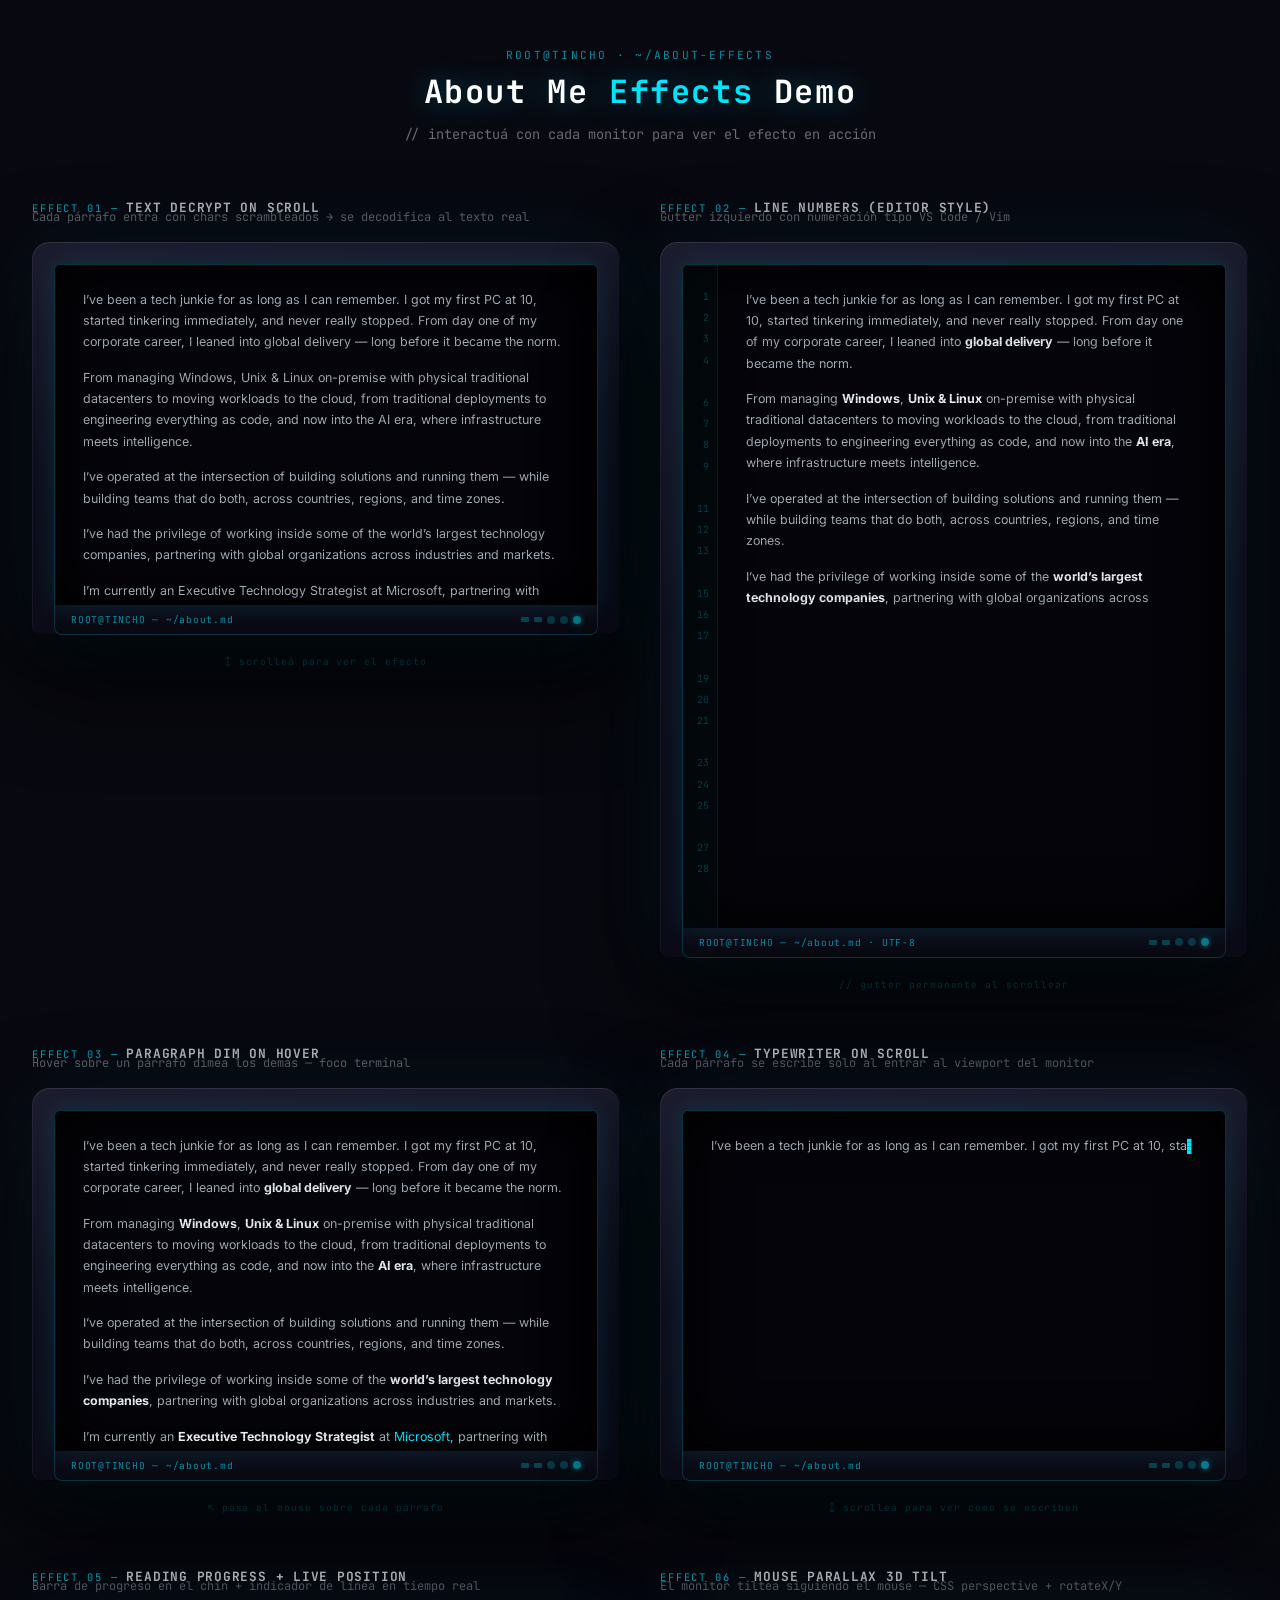
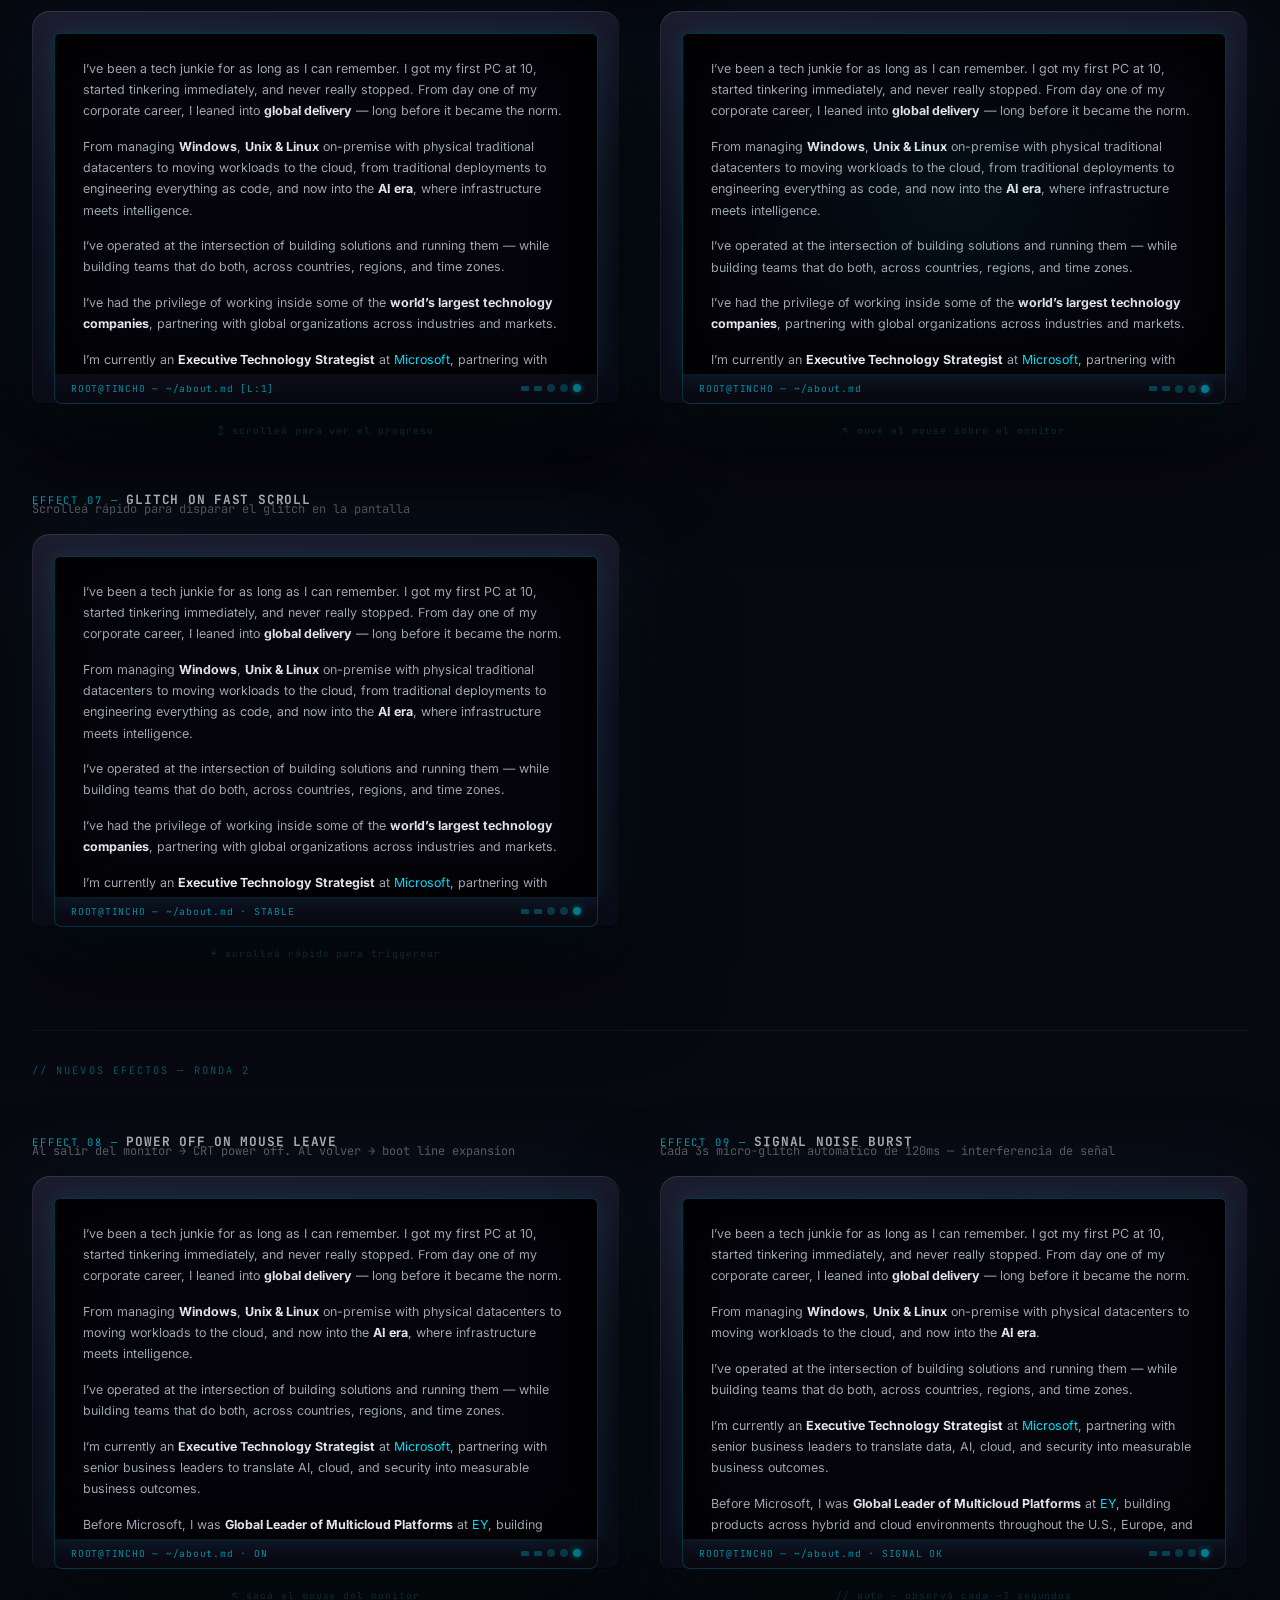
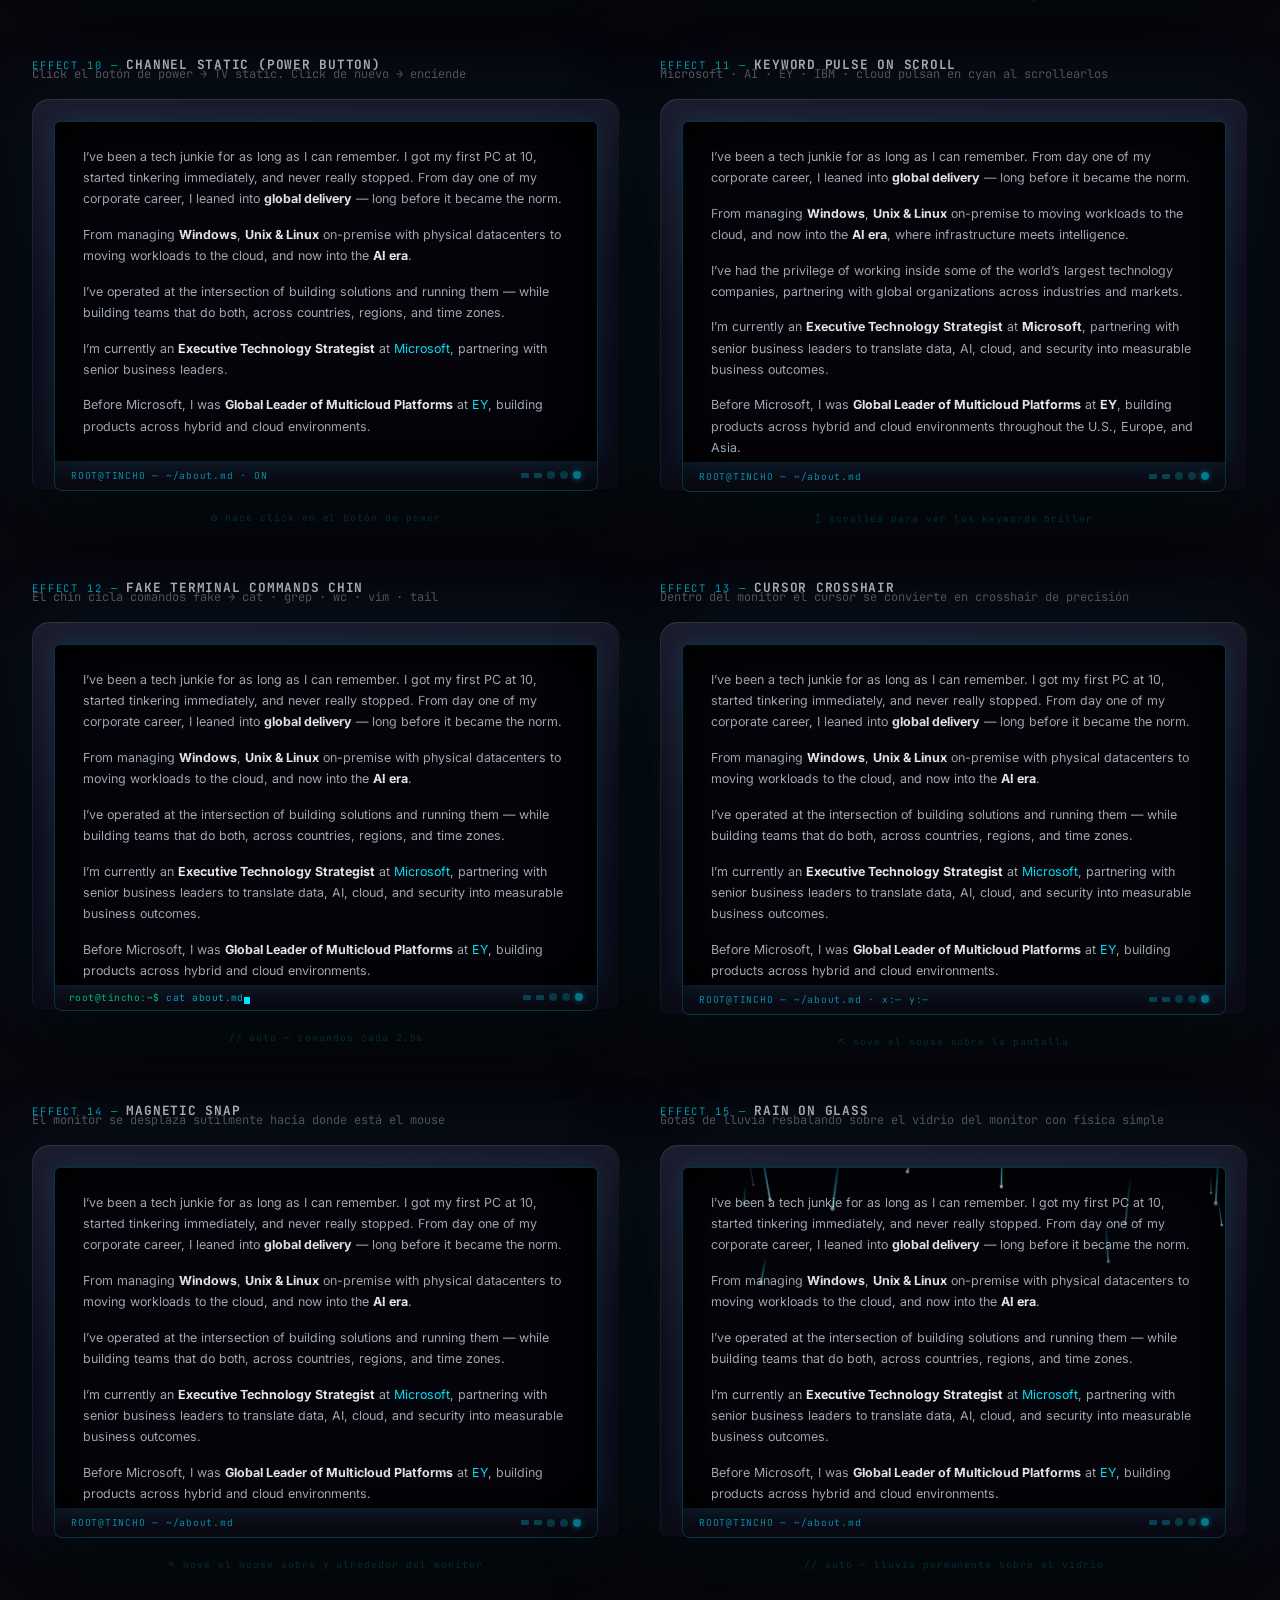
<file: about-effects-demo.html>
<!DOCTYPE html>
<html lang="en">
<head>
  <meta charset="UTF-8" />
  <meta name="viewport" content="width=device-width, initial-scale=1.0" />
  <title>About Me — Effects Demo</title>
  <link rel="preconnect" href="https://fonts.googleapis.com" />
  <link rel="preconnect" href="https://fonts.gstatic.com" crossorigin />
  <link href="https://fonts.googleapis.com/css2?family=JetBrains+Mono:wght@400;700&family=Inter:wght@400;500;600&display=swap" rel="stylesheet" />
  <style>
    *, *::before, *::after { box-sizing: border-box; margin: 0; padding: 0; }

    :root {
      --cyan:    #00e5ff;
      --magenta: #ff00c8;
      --green:   #00ff9d;
      --dark:    #04040a;
      --mono:    'JetBrains Mono', monospace;
    }

    body {
      background: #080810;
      color: #c8ccd4;
      font-family: 'Inter', sans-serif;
      min-height: 100vh;
      padding: 3rem 2rem 6rem;
    }

    /* ── Header ──────────────────────────────────────────── */
    .demo-header {
      text-align: center;
      margin-bottom: 3.5rem;
    }
    .demo-header__eyebrow {
      font-family: var(--mono);
      font-size: 0.7rem;
      color: var(--cyan);
      letter-spacing: 0.2em;
      text-transform: uppercase;
      opacity: 0.6;
      margin-bottom: 0.5rem;
    }
    .demo-header h1 {
      font-family: var(--mono);
      font-size: clamp(1.2rem, 3vw, 2rem);
      font-weight: 700;
      color: #fff;
      text-shadow: 0 0 30px rgba(0,229,255,0.4);
      letter-spacing: 0.05em;
    }
    .demo-header h1 span { color: var(--cyan); }
    .demo-header__sub {
      font-size: 0.85rem;
      color: rgba(200,204,212,0.5);
      margin-top: 0.75rem;
      font-family: var(--mono);
    }

    /* ── Grid ────────────────────────────────────────────── */
    .demo-grid {
      display: grid;
      grid-template-columns: repeat(auto-fill, minmax(400px, 1fr));
      gap: 3rem 2.5rem;
      max-width: 1360px;
      margin: 0 auto;
    }

    /* ── Effect card ─────────────────────────────────────── */
    .effect-card { display: flex; flex-direction: column; gap: 1rem; }

    .effect-label {
      font-family: var(--mono);
      font-size: 0.65rem;
      color: var(--cyan);
      letter-spacing: 0.18em;
      text-transform: uppercase;
      opacity: 0.7;
    }
    .effect-label strong { color: #fff; opacity: 1; font-size: 0.8rem; letter-spacing: 0.06em; }
    .effect-desc {
      font-size: 0.75rem;
      color: rgba(200,204,212,0.45);
      font-family: var(--mono);
      line-height: 1.5;
      margin-top: -0.5rem;
    }

    /* ── Monitor frame (from main site) ─────────────────── */
    .monitor {
      width: 100%;
      border-radius: 18px 18px 10px 10px;
      background: linear-gradient(175deg, #1c1c2e 0%, #0e0e1c 50%, #0a0a16 100%);
      box-shadow:
        0 0 80px rgba(0,229,255,0.07),
        0 40px 100px rgba(0,0,0,0.95),
        inset 0 1px 0 rgba(255,255,255,0.1),
        inset 1px 0 0 rgba(255,255,255,0.05),
        inset -1px 0 0 rgba(0,0,0,0.5),
        inset 0 -1px 0 rgba(0,0,0,0.7);
      padding: 22px 22px 0;
      position: relative;
    }

    .monitor .screen {
      background: #04040a;
      border-radius: 6px 6px 0 0;
      border: 1px solid rgba(0,229,255,0.22);
      border-bottom: none;
      box-shadow: inset 0 0 60px rgba(0,0,0,0.97), 0 0 25px rgba(0,229,255,0.12);
      position: relative;
      overflow: hidden;
    }

    /* scanlines */
    .monitor .screen::after {
      content: '';
      position: absolute;
      inset: 0;
      background: repeating-linear-gradient(
        to bottom, transparent 0px, transparent 3px,
        rgba(0,0,0,0.18) 3px, rgba(0,0,0,0.18) 4px
      );
      pointer-events: none;
      z-index: 3;
    }

    .monitor .screen-scroll {
      max-height: 340px;
      overflow-y: auto;
      padding: 24px 28px;
      position: relative;
      z-index: 1;
      scrollbar-width: thin;
      scrollbar-color: rgba(0,229,255,0.35) transparent;
    }
    .monitor .screen-scroll::-webkit-scrollbar { width: 4px; }
    .monitor .screen-scroll::-webkit-scrollbar-track { background: transparent; }
    .monitor .screen-scroll::-webkit-scrollbar-thumb { background: rgba(0,229,255,0.35); border-radius: 2px; }

    .monitor .screen-scroll p {
      font-size: 0.78rem;
      line-height: 1.7;
      color: rgba(200,210,220,0.82);
      margin-bottom: 0.9rem;
    }
    .monitor .screen-scroll p:last-child { margin-bottom: 0; }
    .monitor .screen-scroll strong { color: #e8edf2; }

    .monitor .chin {
      background: linear-gradient(180deg, #0d0d1a 0%, #080810 100%);
      border: 1px solid rgba(0,229,255,0.18);
      border-top: none;
      border-radius: 0 0 8px 8px;
      padding: 8px 16px;
      display: flex;
      align-items: center;
      justify-content: space-between;
      gap: 0.5rem;
    }
    .chin-label {
      font-family: var(--mono);
      font-size: 0.6rem;
      color: rgba(0,229,255,0.6);
      letter-spacing: 0.08em;
      white-space: nowrap;
      overflow: hidden;
      text-overflow: ellipsis;
      max-width: 70%;
    }
    .chin-btns { display: flex; gap: 5px; align-items: center; flex-shrink: 0; }
    .btn-sq { width: 8px; height: 5px; background: rgba(0,229,255,0.25); border-radius: 1px; }
    .btn-rd { width: 8px; height: 8px; border-radius: 50%; background: rgba(0,229,255,0.2); }
    .btn-rd.power { background: rgba(0,229,255,0.5); box-shadow: 0 0 6px rgba(0,229,255,0.4); }

    /* ── Progress bar (effect 5) ─────────────────────────── */
    .chin-progress {
      position: absolute;
      bottom: 0; left: 0;
      height: 2px;
      background: var(--cyan);
      box-shadow: 0 0 8px var(--cyan);
      width: 0%;
      transition: width 0.1s linear;
      border-radius: 0 1px 0 0;
    }
    .chin.has-progress { position: relative; }

    /* ── Effect 02 — Line Numbers ────────────────────────── */
    .ln-wrap {
      display: flex;
      gap: 0;
    }
    .ln-gutter {
      flex-shrink: 0;
      width: 2.2rem;
      padding: 24px 8px 24px 4px;
      border-right: 1px solid rgba(0,229,255,0.1);
      display: flex;
      flex-direction: column;
      align-items: flex-end;
      gap: 0;
      background: rgba(0,229,255,0.02);
    }
    .ln-gutter span {
      font-family: var(--mono);
      font-size: 0.62rem;
      color: rgba(0,229,255,0.25);
      line-height: 1.7;
      display: block;
      height: calc(0.78rem * 1.7);
    }
    .ln-content {
      flex: 1;
      overflow-y: auto;
      max-height: 340px;
      padding: 24px 28px;
      scrollbar-width: thin;
      scrollbar-color: rgba(0,229,255,0.35) transparent;
    }
    .ln-content::-webkit-scrollbar { width: 4px; }
    .ln-content::-webkit-scrollbar-thumb { background: rgba(0,229,255,0.35); border-radius: 2px; }
    .ln-content p {
      font-size: 0.78rem;
      line-height: 1.7;
      color: rgba(200,210,220,0.82);
      margin-bottom: 0.9rem;
    }
    .ln-content p:last-child { margin-bottom: 0; }
    .ln-content strong { color: #e8edf2; }

    /* ── Effect 03 — Dim on hover ────────────────────────── */
    .dim-scroll { position: relative; z-index: 1; }
    .dim-scroll p {
      transition: opacity 0.2s, filter 0.2s;
    }
    .dim-scroll:hover p { opacity: 0.25; filter: blur(0.4px); }
    .dim-scroll:hover p:hover { opacity: 1; filter: none; color: #fff; }

    /* ── Effect 04 — Typewriter ──────────────────────────── */
    .tw-p { visibility: hidden; }
    .tw-p.typed { visibility: visible; }
    .tw-cursor::after {
      content: '▌';
      color: var(--cyan);
      animation: blink-cur 0.7s step-end infinite;
    }
    @keyframes blink-cur { 0%,100%{opacity:1} 50%{opacity:0} }

    /* ── Effect 06 — 3D Parallax ─────────────────────────── */
    .monitor-3d {
      transform-style: preserve-3d;
      transition: transform 0.08s ease-out;
      will-change: transform;
    }
    .monitor-3d .screen::before {
      content: '';
      position: absolute;
      inset: 0;
      background: radial-gradient(ellipse at var(--mx,50%) var(--my,50%), rgba(0,229,255,0.06) 0%, transparent 60%);
      pointer-events: none;
      z-index: 2;
      transition: background 0.1s;
    }

    /* ── Effect 07 — Glitch on fast scroll ───────────────── */
    @keyframes glitch-h {
      0%   { clip-path: inset(30% 0 40% 0); transform: translateX(-4px); }
      25%  { clip-path: inset(60% 0 10% 0); transform: translateX(4px); }
      50%  { clip-path: inset(10% 0 70% 0); transform: translateX(-2px); }
      75%  { clip-path: inset(80% 0 5%  0); transform: translateX(3px); }
      100% { clip-path: inset(0); transform: translateX(0); }
    }
    .glitch-active .screen::before {
      content: '';
      position: absolute;
      inset: 0;
      background: inherit;
      z-index: 4;
      animation: glitch-h 0.18s steps(1) 2;
      mix-blend-mode: screen;
      opacity: 0.7;
      pointer-events: none;
    }
    .glitch-active {
      box-shadow:
        0 0 80px rgba(0,229,255,0.07),
        0 40px 100px rgba(0,0,0,0.95),
        -4px 0 0 rgba(255,0,200,0.4),
        4px 0 0 rgba(0,229,255,0.4);
    }

    /* ── Effect 01 — Decrypt ─────────────────────────────── */
    .decrypt-p { position: relative; }

    /* ── Utility ─────────────────────────────────────────── */
    .hl { color: var(--cyan); font-style: normal; }

    /* Interactive hint */
    .hint {
      font-family: var(--mono);
      font-size: 0.6rem;
      color: rgba(0,229,255,0.4);
      text-align: center;
      padding: 4px 0 6px;
      letter-spacing: 0.1em;
    }

    /* ── Section divider ─────────────────────────────────── */
    .demo-section-title {
      grid-column: 1 / -1;
      font-family: var(--mono);
      font-size: 0.65rem;
      color: rgba(0,229,255,0.35);
      letter-spacing: 0.2em;
      text-transform: uppercase;
      padding: 2rem 0 0.5rem;
      border-top: 1px solid rgba(0,229,255,0.08);
      margin-top: 1rem;
    }

    /* ── Effect 08 — Power Off on Leave ─────────────────── */
    .screen-inner {
      transform-origin: center center;
      transition: transform 0.22s ease-in, opacity 0.28s ease, filter 0.28s ease;
    }
    .powered-off .screen-inner {
      transform: scaleY(0.025) scaleX(1.04);
      opacity: 0;
      filter: brightness(3);
    }
    @keyframes power-on {
      0%   { transform: scaleY(0.02); filter: brightness(4); opacity: 0.9; }
      35%  { transform: scaleY(1.03) scaleX(0.99); filter: brightness(1.2); opacity: 1; }
      55%  { transform: scaleY(0.97); }
      75%  { transform: scaleY(1.01); }
      100% { transform: scaleY(1) scaleX(1); filter: brightness(1); }
    }
    .powering-on .screen-inner {
      animation: power-on 0.55s ease-out forwards;
    }

    /* ── Effect 09 — Signal Noise Burst ──────────────────── */
    @keyframes noise-shift {
      0%,100% { clip-path: inset(0 0 95% 0); transform: translateX(0); }
      20%  { clip-path: inset(20% 0 60% 0); transform: translateX(-5px); }
      40%  { clip-path: inset(50% 0 30% 0); transform: translateX(4px); }
      60%  { clip-path: inset(75% 0 10% 0); transform: translateX(-3px); }
      80%  { clip-path: inset(10% 0 80% 0); transform: translateX(6px); }
    }
    .noise-burst .screen::before {
      content: '';
      position: absolute;
      inset: 0;
      background: linear-gradient(to bottom,
        transparent 0%, rgba(0,229,255,0.15) 48%, rgba(255,0,200,0.12) 52%, transparent 100%
      );
      z-index: 5;
      pointer-events: none;
      animation: noise-shift 0.12s steps(1) 3;
    }
    .noise-burst { outline: 1px solid rgba(0,229,255,0.3); }

    /* ── Effect 10 — Channel Static ──────────────────────── */
    .monitor-static { position: relative; }
    .static-canvas {
      position: absolute;
      inset: 22px 22px 0;
      border-radius: 6px 6px 0 0;
      z-index: 10;
      pointer-events: none;
      opacity: 0;
      transition: opacity 0.15s;
    }
    .monitor-static.is-off .static-canvas { opacity: 1; }
    .monitor-static.is-off .screen-inner  { opacity: 0.04; }
    .btn-rd.power { cursor: pointer; }
    .btn-rd.power:hover { background: rgba(0,229,255,0.85) !important; box-shadow: 0 0 10px rgba(0,229,255,0.7) !important; }

    /* ── Effect 11 — Keyword Pulse ───────────────────────── */
    .kw {
      display: inline;
      transition: color 0.2s, text-shadow 0.2s;
    }
    @keyframes kw-pulse {
      0%   { color: #e8edf2; text-shadow: 0 0 0 transparent; }
      25%  { color: #fff;    text-shadow: 0 0 18px var(--cyan), 0 0 40px rgba(0,229,255,0.5); }
      60%  { color: var(--cyan); text-shadow: 0 0 10px var(--cyan); }
      100% { color: inherit; text-shadow: none; }
    }
    .kw.pulsing { animation: kw-pulse 1.1s ease-out forwards; }

    /* ── Effect 12 — Fake Terminal Chin ──────────────────── */
    .chin-cmd {
      font-family: var(--mono);
      font-size: 0.6rem;
      color: rgba(0,229,255,0.7);
      letter-spacing: 0.05em;
      white-space: nowrap;
      overflow: hidden;
    }
    .chin-cmd .prompt { color: rgba(0,255,157,0.7); }
    .chin-cmd .cursor-blink {
      display: inline-block;
      width: 6px; height: 0.7em;
      background: var(--cyan);
      vertical-align: text-bottom;
      animation: blink-cur 0.7s step-end infinite;
    }
    @keyframes blink-cur { 0%,100%{opacity:1} 50%{opacity:0} }

    /* ── Effect 13 — Cursor Crosshair ────────────────────── */
    .monitor-cross .screen-scroll { cursor: none; }
    #crosshair-h, #crosshair-v {
      position: absolute;
      background: rgba(0,229,255,0.5);
      pointer-events: none;
      z-index: 6;
      transition: opacity 0.1s;
    }
    #crosshair-h { height: 1px; left: 0; right: 0; }
    #crosshair-v { width:  1px; top: 0; bottom: 0; }
    .crosshair-dot-center {
      position: absolute;
      width: 5px; height: 5px;
      border: 1px solid var(--cyan);
      border-radius: 50%;
      transform: translate(-50%,-50%);
      pointer-events: none;
      z-index: 7;
      box-shadow: 0 0 6px var(--cyan);
    }

    /* ── Effect 14 — Magnetic Snap ───────────────────────── */
    .monitor-mag {
      transition: transform 0.18s cubic-bezier(0.25, 0.46, 0.45, 0.94),
                  box-shadow 0.18s ease;
      will-change: transform;
    }
    .monitor-mag:hover {
      box-shadow:
        0 0 80px rgba(0,229,255,0.14),
        0 40px 100px rgba(0,0,0,0.95),
        inset 0 1px 0 rgba(255,255,255,0.1);
    }

    /* ── Effect 15 — Rain on Glass ───────────────────────── */
    .rain-canvas {
      position: absolute;
      inset: 0;
      width: 100%;
      height: 100%;
      z-index: 4;
      pointer-events: none;
      border-radius: 6px 6px 0 0;
    }
  </style>
</head>
<body>

  <div class="demo-header">
    <div class="demo-header__eyebrow">root@tincho · ~/about-effects</div>
    <h1>About Me <span>Effects</span> Demo</h1>
    <div class="demo-header__sub">// interactuá con cada monitor para ver el efecto en acción</div>
  </div>

  <div class="demo-grid">

    <!-- ── 01 — TEXT DECRYPT ─────────────────────────────── -->
    <div class="effect-card">
      <div>
        <div class="effect-label">EFFECT 01 — <strong>Text Decrypt on Scroll</strong></div>
        <div class="effect-desc">Cada párrafo entra con chars scrambleados → se decodifica al texto real</div>
      </div>
      <div class="monitor" id="m-decrypt">
        <div class="screen">
          <div class="screen-scroll" id="decrypt-scroll">
            <p class="decrypt-p">I&rsquo;ve been a tech junkie for as long as I can remember. I got my first PC at 10, started tinkering immediately, and never really stopped. From day one of my corporate career, I leaned into <strong>global delivery</strong> &mdash; long before it became the norm.</p>
            <p class="decrypt-p">From managing <strong>Windows</strong>, <strong>Unix &amp; Linux</strong> on-premise with physical traditional datacenters to moving workloads to the cloud, from traditional deployments to engineering everything as code, and now into the <strong>AI era</strong>, where infrastructure meets intelligence.</p>
            <p class="decrypt-p">I&rsquo;ve operated at the intersection of building solutions and running them &mdash; while building teams that do both, across countries, regions, and time zones.</p>
            <p class="decrypt-p">I&rsquo;ve had the privilege of working inside some of the <strong>world&rsquo;s largest technology companies</strong>, partnering with global organizations across industries and markets.</p>
            <p class="decrypt-p">I&rsquo;m currently an <strong>Executive Technology Strategist</strong> at <em class="hl">Microsoft</em>, partnering with senior business leaders to translate data, AI, cloud, and security into measurable business outcomes.</p>
            <p class="decrypt-p">Before Microsoft, I was <strong>Global Leader of Multicloud Platforms</strong> at <em class="hl">EY</em>, building products and services across hybrid and cloud environments throughout the U.S., Europe, and Asia.</p>
            <p class="decrypt-p">Outside the office, I&rsquo;m lucky enough to be married to <strong>Vicky</strong> and to be <strong>Miranda</strong>&rsquo;s dad 🧡. We are <strong>foodies</strong> by nature and <strong>travelers</strong> by choice.</p>
          </div>
        </div>
        <div class="chin">
          <span class="chin-label">ROOT@TINCHO — ~/about.md</span>
          <div class="chin-btns">
            <div class="btn-sq"></div><div class="btn-sq"></div>
            <div class="btn-rd"></div><div class="btn-rd"></div>
            <div class="btn-rd power"></div>
          </div>
        </div>
      </div>
      <div class="hint">↕ scrolleá para ver el efecto</div>
    </div>

    <!-- ── 02 — LINE NUMBERS ──────────────────────────────── -->
    <div class="effect-card">
      <div>
        <div class="effect-label">EFFECT 02 — <strong>Line Numbers (Editor Style)</strong></div>
        <div class="effect-desc">Gutter izquierdo con numeración tipo VS Code / Vim</div>
      </div>
      <div class="monitor">
        <div class="screen">
          <div class="ln-wrap">
            <div class="ln-gutter" id="ln-gutter"></div>
            <div class="ln-content" id="ln-content">
              <p>I&rsquo;ve been a tech junkie for as long as I can remember. I got my first PC at 10, started tinkering immediately, and never really stopped. From day one of my corporate career, I leaned into <strong>global delivery</strong> &mdash; long before it became the norm.</p>
              <p>From managing <strong>Windows</strong>, <strong>Unix &amp; Linux</strong> on-premise with physical traditional datacenters to moving workloads to the cloud, from traditional deployments to engineering everything as code, and now into the <strong>AI era</strong>, where infrastructure meets intelligence.</p>
              <p>I&rsquo;ve operated at the intersection of building solutions and running them &mdash; while building teams that do both, across countries, regions, and time zones.</p>
              <p>I&rsquo;ve had the privilege of working inside some of the <strong>world&rsquo;s largest technology companies</strong>, partnering with global organizations across industries and markets.</p>
              <p>I&rsquo;m currently an <strong>Executive Technology Strategist</strong> at <em class="hl">Microsoft</em>, partnering with senior business leaders to translate data, AI, cloud, and security into measurable business outcomes.</p>
              <p>Before Microsoft, I was <strong>Global Leader of Multicloud Platforms</strong> at <em class="hl">EY</em>, building products and services across hybrid and cloud environments throughout the U.S., Europe, and Asia.</p>
              <p>Outside the office, I&rsquo;m lucky enough to be married to <strong>Vicky</strong> and to be <strong>Miranda</strong>&rsquo;s dad 🧡. We are <strong>foodies</strong> by nature and <strong>travelers</strong> by choice.</p>
            </div>
          </div>
        </div>
        <div class="chin">
          <span class="chin-label">ROOT@TINCHO — ~/about.md · UTF-8</span>
          <div class="chin-btns">
            <div class="btn-sq"></div><div class="btn-sq"></div>
            <div class="btn-rd"></div><div class="btn-rd"></div>
            <div class="btn-rd power"></div>
          </div>
        </div>
      </div>
      <div class="hint">// gutter permanente al scrollear</div>
    </div>

    <!-- ── 03 — DIM ON HOVER ──────────────────────────────── -->
    <div class="effect-card">
      <div>
        <div class="effect-label">EFFECT 03 — <strong>Paragraph Dim on Hover</strong></div>
        <div class="effect-desc">Hover sobre un párrafo dimea los demás — foco terminal</div>
      </div>
      <div class="monitor">
        <div class="screen">
          <div class="screen-scroll dim-scroll">
            <p>I&rsquo;ve been a tech junkie for as long as I can remember. I got my first PC at 10, started tinkering immediately, and never really stopped. From day one of my corporate career, I leaned into <strong>global delivery</strong> &mdash; long before it became the norm.</p>
            <p>From managing <strong>Windows</strong>, <strong>Unix &amp; Linux</strong> on-premise with physical traditional datacenters to moving workloads to the cloud, from traditional deployments to engineering everything as code, and now into the <strong>AI era</strong>, where infrastructure meets intelligence.</p>
            <p>I&rsquo;ve operated at the intersection of building solutions and running them &mdash; while building teams that do both, across countries, regions, and time zones.</p>
            <p>I&rsquo;ve had the privilege of working inside some of the <strong>world&rsquo;s largest technology companies</strong>, partnering with global organizations across industries and markets.</p>
            <p>I&rsquo;m currently an <strong>Executive Technology Strategist</strong> at <em class="hl">Microsoft</em>, partnering with senior business leaders to translate data, AI, cloud, and security into measurable business outcomes.</p>
            <p>Before Microsoft, I was <strong>Global Leader of Multicloud Platforms</strong> at <em class="hl">EY</em>, building products and services across hybrid and cloud environments.</p>
            <p>Outside the office, I&rsquo;m lucky enough to be married to <strong>Vicky</strong> and to be <strong>Miranda</strong>&rsquo;s dad 🧡. We are <strong>foodies</strong> by nature and <strong>travelers</strong> by choice.</p>
          </div>
        </div>
        <div class="chin">
          <span class="chin-label">ROOT@TINCHO — ~/about.md</span>
          <div class="chin-btns">
            <div class="btn-sq"></div><div class="btn-sq"></div>
            <div class="btn-rd"></div><div class="btn-rd"></div>
            <div class="btn-rd power"></div>
          </div>
        </div>
      </div>
      <div class="hint">↖ pasá el mouse sobre cada párrafo</div>
    </div>

    <!-- ── 04 — TYPEWRITER ON SCROLL ─────────────────────── -->
    <div class="effect-card">
      <div>
        <div class="effect-label">EFFECT 04 — <strong>Typewriter on Scroll</strong></div>
        <div class="effect-desc">Cada párrafo se escribe solo al entrar al viewport del monitor</div>
      </div>
      <div class="monitor">
        <div class="screen">
          <div class="screen-scroll" id="tw-scroll">
            <p class="tw-p">I&rsquo;ve been a tech junkie for as long as I can remember. I got my first PC at 10, started tinkering immediately, and never really stopped. From day one of my corporate career, I leaned into global delivery — long before it became the norm.</p>
            <p class="tw-p">From managing Windows, Unix & Linux on-premise with physical traditional datacenters to moving workloads to the cloud, from traditional deployments to engineering everything as code, and now into the AI era, where infrastructure meets intelligence.</p>
            <p class="tw-p">I've operated at the intersection of building solutions and running them — while building teams that do both, across countries, regions, and time zones.</p>
            <p class="tw-p">I've had the privilege of working inside some of the world's largest technology companies, partnering with global organizations across industries and markets.</p>
            <p class="tw-p">I'm currently an Executive Technology Strategist at Microsoft, partnering with senior business leaders to translate data, AI, cloud, and security into measurable business outcomes.</p>
            <p class="tw-p">Before Microsoft, I was Global Leader of Multicloud Platforms at EY, building products and services across hybrid and cloud environments.</p>
            <p class="tw-p">Outside the office, I'm lucky enough to be married to Vicky and to be Miranda's dad. We are foodies by nature and travelers by choice.</p>
          </div>
        </div>
        <div class="chin">
          <span class="chin-label">ROOT@TINCHO — ~/about.md</span>
          <div class="chin-btns">
            <div class="btn-sq"></div><div class="btn-sq"></div>
            <div class="btn-rd"></div><div class="btn-rd"></div>
            <div class="btn-rd power"></div>
          </div>
        </div>
      </div>
      <div class="hint">↕ scrolleá para ver cómo se escriben</div>
    </div>

    <!-- ── 05 — PROGRESS BAR + LIVE CHIN ─────────────────── -->
    <div class="effect-card">
      <div>
        <div class="effect-label">EFFECT 05 — <strong>Reading Progress + Live Position</strong></div>
        <div class="effect-desc">Barra de progreso en el chin + indicador de línea en tiempo real</div>
      </div>
      <div class="monitor">
        <div class="screen">
          <div class="screen-scroll" id="prog-scroll">
            <p>I&rsquo;ve been a tech junkie for as long as I can remember. I got my first PC at 10, started tinkering immediately, and never really stopped. From day one of my corporate career, I leaned into <strong>global delivery</strong> &mdash; long before it became the norm.</p>
            <p>From managing <strong>Windows</strong>, <strong>Unix &amp; Linux</strong> on-premise with physical traditional datacenters to moving workloads to the cloud, from traditional deployments to engineering everything as code, and now into the <strong>AI era</strong>, where infrastructure meets intelligence.</p>
            <p>I&rsquo;ve operated at the intersection of building solutions and running them &mdash; while building teams that do both, across countries, regions, and time zones.</p>
            <p>I&rsquo;ve had the privilege of working inside some of the <strong>world&rsquo;s largest technology companies</strong>, partnering with global organizations across industries and markets.</p>
            <p>I&rsquo;m currently an <strong>Executive Technology Strategist</strong> at <em class="hl">Microsoft</em>, partnering with senior business leaders to translate data, AI, cloud, and security into measurable business outcomes.</p>
            <p>Before Microsoft, I was <strong>Global Leader of Multicloud Platforms</strong> at <em class="hl">EY</em>, building products and services across hybrid and cloud environments throughout the U.S., Europe, and Asia.</p>
            <p>Outside the office, I&rsquo;m lucky enough to be married to <strong>Vicky</strong> and to be <strong>Miranda</strong>&rsquo;s dad 🧡. We are <strong>foodies</strong> by nature and <strong>travelers</strong> by choice.</p>
          </div>
        </div>
        <div class="chin has-progress" id="prog-chin">
          <span class="chin-label" id="prog-label">ROOT@TINCHO — ~/about.md [L:1]</span>
          <div class="chin-btns">
            <div class="btn-sq"></div><div class="btn-sq"></div>
            <div class="btn-rd"></div><div class="btn-rd"></div>
            <div class="btn-rd power"></div>
          </div>
          <div class="chin-progress" id="chin-bar"></div>
        </div>
      </div>
      <div class="hint">↕ scrolleá para ver el progreso</div>
    </div>

    <!-- ── 06 — 3D PARALLAX TILT ──────────────────────────── -->
    <div class="effect-card">
      <div>
        <div class="effect-label">EFFECT 06 — <strong>Mouse Parallax 3D Tilt</strong></div>
        <div class="effect-desc">El monitor tiltea siguiendo el mouse — CSS perspective + rotateX/Y</div>
      </div>
      <div class="monitor monitor-3d" id="m-tilt">
        <div class="screen">
          <div class="screen-scroll">
            <p>I&rsquo;ve been a tech junkie for as long as I can remember. I got my first PC at 10, started tinkering immediately, and never really stopped. From day one of my corporate career, I leaned into <strong>global delivery</strong> &mdash; long before it became the norm.</p>
            <p>From managing <strong>Windows</strong>, <strong>Unix &amp; Linux</strong> on-premise with physical traditional datacenters to moving workloads to the cloud, from traditional deployments to engineering everything as code, and now into the <strong>AI era</strong>, where infrastructure meets intelligence.</p>
            <p>I&rsquo;ve operated at the intersection of building solutions and running them &mdash; while building teams that do both, across countries, regions, and time zones.</p>
            <p>I&rsquo;ve had the privilege of working inside some of the <strong>world&rsquo;s largest technology companies</strong>, partnering with global organizations across industries and markets.</p>
            <p>I&rsquo;m currently an <strong>Executive Technology Strategist</strong> at <em class="hl">Microsoft</em>, partnering with senior business leaders to translate data, AI, cloud, and security into measurable business outcomes.</p>
            <p>Before Microsoft, I was <strong>Global Leader of Multicloud Platforms</strong> at <em class="hl">EY</em>, building products and services across hybrid and cloud environments throughout the U.S., Europe, and Asia.</p>
          </div>
        </div>
        <div class="chin">
          <span class="chin-label">ROOT@TINCHO — ~/about.md</span>
          <div class="chin-btns">
            <div class="btn-sq"></div><div class="btn-sq"></div>
            <div class="btn-rd"></div><div class="btn-rd"></div>
            <div class="btn-rd power"></div>
          </div>
        </div>
      </div>
      <div class="hint">↖ mové el mouse sobre el monitor</div>
    </div>

    <!-- ── 07 — GLITCH ON FAST SCROLL ────────────────────── -->
    <div class="effect-card">
      <div>
        <div class="effect-label">EFFECT 07 — <strong>Glitch on Fast Scroll</strong></div>
        <div class="effect-desc">Scrolleá rápido para disparar el glitch en la pantalla</div>
      </div>
      <div class="monitor" id="m-glitch">
        <div class="screen">
          <div class="screen-scroll" id="glitch-scroll">
            <p>I&rsquo;ve been a tech junkie for as long as I can remember. I got my first PC at 10, started tinkering immediately, and never really stopped. From day one of my corporate career, I leaned into <strong>global delivery</strong> &mdash; long before it became the norm.</p>
            <p>From managing <strong>Windows</strong>, <strong>Unix &amp; Linux</strong> on-premise with physical traditional datacenters to moving workloads to the cloud, from traditional deployments to engineering everything as code, and now into the <strong>AI era</strong>, where infrastructure meets intelligence.</p>
            <p>I&rsquo;ve operated at the intersection of building solutions and running them &mdash; while building teams that do both, across countries, regions, and time zones.</p>
            <p>I&rsquo;ve had the privilege of working inside some of the <strong>world&rsquo;s largest technology companies</strong>, partnering with global organizations across industries and markets.</p>
            <p>I&rsquo;m currently an <strong>Executive Technology Strategist</strong> at <em class="hl">Microsoft</em>, partnering with senior business leaders to translate data, AI, cloud, and security into measurable business outcomes.</p>
            <p>Before Microsoft, I was <strong>Global Leader of Multicloud Platforms</strong> at <em class="hl">EY</em>, building products and services across hybrid and cloud environments throughout the U.S., Europe, and Asia.</p>
            <p>Outside the office, I&rsquo;m lucky enough to be married to <strong>Vicky</strong> and to be <strong>Miranda</strong>&rsquo;s dad 🧡. We are <strong>foodies</strong> by nature and <strong>travelers</strong> by choice.</p>
          </div>
        </div>
        <div class="chin">
          <span class="chin-label" id="glitch-label">ROOT@TINCHO — ~/about.md · STABLE</span>
          <div class="chin-btns">
            <div class="btn-sq"></div><div class="btn-sq"></div>
            <div class="btn-rd"></div><div class="btn-rd"></div>
            <div class="btn-rd power"></div>
          </div>
        </div>
      </div>
      <div class="hint">⚡ scrolleá rápido para triggerear</div>
    </div>

    <!-- ────────────────── SECTION 2 ──────────────────────── -->
    <div class="demo-section-title">// nuevos efectos — ronda 2</div>

    <!-- ── 08 — POWER OFF ON LEAVE ──────────────────────── -->
    <div class="effect-card">
      <div>
        <div class="effect-label">EFFECT 08 — <strong>Power Off on Mouse Leave</strong></div>
        <div class="effect-desc">Al salir del monitor → CRT power off. Al volver → boot line expansion</div>
      </div>
      <div class="monitor" id="m-power">
        <div class="screen">
          <div class="screen-inner">
            <div class="screen-scroll">
              <p>I&rsquo;ve been a tech junkie for as long as I can remember. I got my first PC at 10, started tinkering immediately, and never really stopped. From day one of my corporate career, I leaned into <strong>global delivery</strong> &mdash; long before it became the norm.</p>
              <p>From managing <strong>Windows</strong>, <strong>Unix &amp; Linux</strong> on-premise with physical datacenters to moving workloads to the cloud, and now into the <strong>AI era</strong>, where infrastructure meets intelligence.</p>
              <p>I&rsquo;ve operated at the intersection of building solutions and running them &mdash; while building teams that do both, across countries, regions, and time zones.</p>
              <p>I&rsquo;m currently an <strong>Executive Technology Strategist</strong> at <em class="hl">Microsoft</em>, partnering with senior business leaders to translate AI, cloud, and security into measurable business outcomes.</p>
              <p>Before Microsoft, I was <strong>Global Leader of Multicloud Platforms</strong> at <em class="hl">EY</em>, building products across hybrid and cloud environments in the U.S., Europe, and Asia.</p>
            </div>
          </div>
        </div>
        <div class="chin">
          <span class="chin-label" id="power-label">ROOT@TINCHO — ~/about.md · ON</span>
          <div class="chin-btns">
            <div class="btn-sq"></div><div class="btn-sq"></div>
            <div class="btn-rd"></div><div class="btn-rd"></div>
            <div class="btn-rd power"></div>
          </div>
        </div>
      </div>
      <div class="hint">↖ sacá el mouse del monitor</div>
    </div>

    <!-- ── 09 — SIGNAL NOISE BURST ───────────────────────── -->
    <div class="effect-card">
      <div>
        <div class="effect-label">EFFECT 09 — <strong>Signal Noise Burst</strong></div>
        <div class="effect-desc">Cada 3s micro-glitch automático de 120ms — interferencia de señal</div>
      </div>
      <div class="monitor" id="m-noise">
        <div class="screen">
          <div class="screen-scroll">
            <p>I&rsquo;ve been a tech junkie for as long as I can remember. I got my first PC at 10, started tinkering immediately, and never really stopped. From day one of my corporate career, I leaned into <strong>global delivery</strong> &mdash; long before it became the norm.</p>
            <p>From managing <strong>Windows</strong>, <strong>Unix &amp; Linux</strong> on-premise with physical datacenters to moving workloads to the cloud, and now into the <strong>AI era</strong>.</p>
            <p>I&rsquo;ve operated at the intersection of building solutions and running them &mdash; while building teams that do both, across countries, regions, and time zones.</p>
            <p>I&rsquo;m currently an <strong>Executive Technology Strategist</strong> at <em class="hl">Microsoft</em>, partnering with senior business leaders to translate data, AI, cloud, and security into measurable business outcomes.</p>
            <p>Before Microsoft, I was <strong>Global Leader of Multicloud Platforms</strong> at <em class="hl">EY</em>, building products across hybrid and cloud environments throughout the U.S., Europe, and Asia.</p>
          </div>
        </div>
        <div class="chin">
          <span class="chin-label" id="noise-label">ROOT@TINCHO — ~/about.md · SIGNAL OK</span>
          <div class="chin-btns">
            <div class="btn-sq"></div><div class="btn-sq"></div>
            <div class="btn-rd"></div><div class="btn-rd"></div>
            <div class="btn-rd power"></div>
          </div>
        </div>
      </div>
      <div class="hint">// auto — observá cada ~3 segundos</div>
    </div>

    <!-- ── 10 — CHANNEL STATIC ───────────────────────────── -->
    <div class="effect-card">
      <div>
        <div class="effect-label">EFFECT 10 — <strong>Channel Static (Power Button)</strong></div>
        <div class="effect-desc">Click el botón de power → TV static. Click de nuevo → enciende</div>
      </div>
      <div class="monitor monitor-static" id="m-static">
        <canvas class="static-canvas" id="static-canvas"></canvas>
        <div class="screen">
          <div class="screen-inner">
            <div class="screen-scroll">
              <p>I&rsquo;ve been a tech junkie for as long as I can remember. I got my first PC at 10, started tinkering immediately, and never really stopped. From day one of my corporate career, I leaned into <strong>global delivery</strong> &mdash; long before it became the norm.</p>
              <p>From managing <strong>Windows</strong>, <strong>Unix &amp; Linux</strong> on-premise with physical datacenters to moving workloads to the cloud, and now into the <strong>AI era</strong>.</p>
              <p>I&rsquo;ve operated at the intersection of building solutions and running them &mdash; while building teams that do both, across countries, regions, and time zones.</p>
              <p>I&rsquo;m currently an <strong>Executive Technology Strategist</strong> at <em class="hl">Microsoft</em>, partnering with senior business leaders.</p>
              <p>Before Microsoft, I was <strong>Global Leader of Multicloud Platforms</strong> at <em class="hl">EY</em>, building products across hybrid and cloud environments.</p>
            </div>
          </div>
        </div>
        <div class="chin">
          <span class="chin-label" id="static-label">ROOT@TINCHO — ~/about.md · ON</span>
          <div class="chin-btns">
            <div class="btn-sq"></div><div class="btn-sq"></div>
            <div class="btn-rd"></div><div class="btn-rd"></div>
            <div class="btn-rd power" id="power-btn" title="Power"></div>
          </div>
        </div>
      </div>
      <div class="hint">⏻ hacé click en el botón de power</div>
    </div>

    <!-- ── 11 — KEYWORD PULSE ────────────────────────────── -->
    <div class="effect-card">
      <div>
        <div class="effect-label">EFFECT 11 — <strong>Keyword Pulse on Scroll</strong></div>
        <div class="effect-desc">Microsoft · AI · EY · IBM · cloud pulsan en cyan al scrollearlos</div>
      </div>
      <div class="monitor">
        <div class="screen">
          <div class="screen-scroll" id="kw-scroll">
            <p>I&rsquo;ve been a tech junkie for as long as I can remember. From day one of my corporate career, I leaned into <strong>global delivery</strong> — long before it became the norm.</p>
            <p>From managing <strong>Windows</strong>, <strong><span class="kw">Unix</span> &amp; <span class="kw">Linux</span></strong> on-premise to moving workloads to the <span class="kw">cloud</span>, and now into the <strong><span class="kw">AI</span> era</strong>, where infrastructure meets intelligence.</p>
            <p>I&rsquo;ve had the privilege of working inside some of the world&rsquo;s largest technology companies, partnering with global organizations across industries and markets.</p>
            <p>I&rsquo;m currently an <strong>Executive Technology Strategist</strong> at <strong><span class="kw">Microsoft</span></strong>, partnering with senior business leaders to translate data, <span class="kw">AI</span>, <span class="kw">cloud</span>, and security into measurable business outcomes.</p>
            <p>Before <span class="kw">Microsoft</span>, I was <strong>Global Leader of Multicloud Platforms</strong> at <strong><span class="kw">EY</span></strong>, building products across hybrid and <span class="kw">cloud</span> environments throughout the U.S., Europe, and Asia.</p>
            <p>And before that, I built and scaled technology teams at <strong><span class="kw">IBM</span></strong> during the early expansion of the Global Delivery Center, supporting U.S.-based clients from Argentina to the world.</p>
            <p>Outside the office, I&rsquo;m lucky enough to be married to <strong>Vicky</strong> and to be <strong>Miranda</strong>&rsquo;s dad 🧡. We are <strong>foodies</strong> by nature and <strong>travelers</strong> by choice.</p>
          </div>
        </div>
        <div class="chin">
          <span class="chin-label">ROOT@TINCHO — ~/about.md</span>
          <div class="chin-btns">
            <div class="btn-sq"></div><div class="btn-sq"></div>
            <div class="btn-rd"></div><div class="btn-rd"></div>
            <div class="btn-rd power"></div>
          </div>
        </div>
      </div>
      <div class="hint">↕ scrolleá para ver los keywords brillar</div>
    </div>

    <!-- ── 12 — FAKE TERMINAL CHIN ───────────────────────── -->
    <div class="effect-card">
      <div>
        <div class="effect-label">EFFECT 12 — <strong>Fake Terminal Commands Chin</strong></div>
        <div class="effect-desc">El chin cicla comandos fake → cat · grep · wc · vim · tail</div>
      </div>
      <div class="monitor">
        <div class="screen">
          <div class="screen-scroll">
            <p>I&rsquo;ve been a tech junkie for as long as I can remember. I got my first PC at 10, started tinkering immediately, and never really stopped. From day one of my corporate career, I leaned into <strong>global delivery</strong> &mdash; long before it became the norm.</p>
            <p>From managing <strong>Windows</strong>, <strong>Unix &amp; Linux</strong> on-premise with physical datacenters to moving workloads to the cloud, and now into the <strong>AI era</strong>.</p>
            <p>I&rsquo;ve operated at the intersection of building solutions and running them &mdash; while building teams that do both, across countries, regions, and time zones.</p>
            <p>I&rsquo;m currently an <strong>Executive Technology Strategist</strong> at <em class="hl">Microsoft</em>, partnering with senior business leaders to translate data, AI, cloud, and security into measurable business outcomes.</p>
            <p>Before Microsoft, I was <strong>Global Leader of Multicloud Platforms</strong> at <em class="hl">EY</em>, building products across hybrid and cloud environments.</p>
          </div>
        </div>
        <div class="chin" style="padding: 6px 14px;">
          <span class="chin-cmd"><span class="prompt">root@tincho:~$&nbsp;</span><span id="fake-cmd"></span><span class="cursor-blink"></span></span>
          <div class="chin-btns">
            <div class="btn-sq"></div><div class="btn-sq"></div>
            <div class="btn-rd"></div><div class="btn-rd"></div>
            <div class="btn-rd power"></div>
          </div>
        </div>
      </div>
      <div class="hint">// auto — comandos cada 2.5s</div>
    </div>

    <!-- ── 13 — CURSOR CROSSHAIR ─────────────────────────── -->
    <div class="effect-card">
      <div>
        <div class="effect-label">EFFECT 13 — <strong>Cursor Crosshair</strong></div>
        <div class="effect-desc">Dentro del monitor el cursor se convierte en crosshair de precisión</div>
      </div>
      <div class="monitor monitor-cross">
        <div class="screen" id="cross-screen" style="position:relative;">
          <div id="crosshair-h"></div>
          <div id="crosshair-v"></div>
          <div class="crosshair-dot-center" id="cross-dot"></div>
          <div class="screen-scroll" id="cross-scroll">
            <p>I&rsquo;ve been a tech junkie for as long as I can remember. I got my first PC at 10, started tinkering immediately, and never really stopped. From day one of my corporate career, I leaned into <strong>global delivery</strong> &mdash; long before it became the norm.</p>
            <p>From managing <strong>Windows</strong>, <strong>Unix &amp; Linux</strong> on-premise with physical datacenters to moving workloads to the cloud, and now into the <strong>AI era</strong>.</p>
            <p>I&rsquo;ve operated at the intersection of building solutions and running them &mdash; while building teams that do both, across countries, regions, and time zones.</p>
            <p>I&rsquo;m currently an <strong>Executive Technology Strategist</strong> at <em class="hl">Microsoft</em>, partnering with senior business leaders to translate data, AI, cloud, and security into measurable business outcomes.</p>
            <p>Before Microsoft, I was <strong>Global Leader of Multicloud Platforms</strong> at <em class="hl">EY</em>, building products across hybrid and cloud environments.</p>
          </div>
        </div>
        <div class="chin">
          <span class="chin-label" id="cross-label">ROOT@TINCHO — ~/about.md · x:— y:—</span>
          <div class="chin-btns">
            <div class="btn-sq"></div><div class="btn-sq"></div>
            <div class="btn-rd"></div><div class="btn-rd"></div>
            <div class="btn-rd power"></div>
          </div>
        </div>
      </div>
      <div class="hint">↖ mové el mouse sobre la pantalla</div>
    </div>

    <!-- ── 14 — MAGNETIC SNAP ────────────────────────────── -->
    <div class="effect-card">
      <div>
        <div class="effect-label">EFFECT 14 — <strong>Magnetic Snap</strong></div>
        <div class="effect-desc">El monitor se desplaza sutilmente hacia donde está el mouse</div>
      </div>
      <div class="monitor monitor-mag" id="m-mag">
        <div class="screen">
          <div class="screen-scroll">
            <p>I&rsquo;ve been a tech junkie for as long as I can remember. I got my first PC at 10, started tinkering immediately, and never really stopped. From day one of my corporate career, I leaned into <strong>global delivery</strong> &mdash; long before it became the norm.</p>
            <p>From managing <strong>Windows</strong>, <strong>Unix &amp; Linux</strong> on-premise with physical datacenters to moving workloads to the cloud, and now into the <strong>AI era</strong>.</p>
            <p>I&rsquo;ve operated at the intersection of building solutions and running them &mdash; while building teams that do both, across countries, regions, and time zones.</p>
            <p>I&rsquo;m currently an <strong>Executive Technology Strategist</strong> at <em class="hl">Microsoft</em>, partnering with senior business leaders to translate data, AI, cloud, and security into measurable business outcomes.</p>
            <p>Before Microsoft, I was <strong>Global Leader of Multicloud Platforms</strong> at <em class="hl">EY</em>, building products across hybrid and cloud environments.</p>
          </div>
        </div>
        <div class="chin">
          <span class="chin-label">ROOT@TINCHO — ~/about.md</span>
          <div class="chin-btns">
            <div class="btn-sq"></div><div class="btn-sq"></div>
            <div class="btn-rd"></div><div class="btn-rd"></div>
            <div class="btn-rd power"></div>
          </div>
        </div>
      </div>
      <div class="hint">↖ mové el mouse sobre y alrededor del monitor</div>
    </div>

    <!-- ── 15 — RAIN ON GLASS ────────────────────────────── -->
    <div class="effect-card">
      <div>
        <div class="effect-label">EFFECT 15 — <strong>Rain on Glass</strong></div>
        <div class="effect-desc">Gotas de lluvia resbalando sobre el vidrio del monitor con física simple</div>
      </div>
      <div class="monitor">
        <div class="screen" style="position:relative;">
          <canvas class="rain-canvas" id="rain-canvas"></canvas>
          <div class="screen-scroll">
            <p>I&rsquo;ve been a tech junkie for as long as I can remember. I got my first PC at 10, started tinkering immediately, and never really stopped. From day one of my corporate career, I leaned into <strong>global delivery</strong> &mdash; long before it became the norm.</p>
            <p>From managing <strong>Windows</strong>, <strong>Unix &amp; Linux</strong> on-premise with physical datacenters to moving workloads to the cloud, and now into the <strong>AI era</strong>.</p>
            <p>I&rsquo;ve operated at the intersection of building solutions and running them &mdash; while building teams that do both, across countries, regions, and time zones.</p>
            <p>I&rsquo;m currently an <strong>Executive Technology Strategist</strong> at <em class="hl">Microsoft</em>, partnering with senior business leaders to translate data, AI, cloud, and security into measurable business outcomes.</p>
            <p>Before Microsoft, I was <strong>Global Leader of Multicloud Platforms</strong> at <em class="hl">EY</em>, building products across hybrid and cloud environments.</p>
          </div>
        </div>
        <div class="chin">
          <span class="chin-label">ROOT@TINCHO — ~/about.md</span>
          <div class="chin-btns">
            <div class="btn-sq"></div><div class="btn-sq"></div>
            <div class="btn-rd"></div><div class="btn-rd"></div>
            <div class="btn-rd power"></div>
          </div>
        </div>
      </div>
      <div class="hint">// auto — lluvia permanente sobre el vidrio</div>
    </div>

  </div><!-- /demo-grid -->

<script>
// ─────────────────────────────────────────────────────────────────
// EFFECT 01 — Text Decrypt on Scroll
// ─────────────────────────────────────────────────────────────────
;(function() {
  const CHARS = 'アイウエオカキクケコサシスセソ0123456789ABCDEF@#$%&!?><_'
  const DURATION = 480
  const decrypted = new Set()

  function decrypt(el) {
    if (decrypted.has(el)) return
    decrypted.add(el)
    const orig = el.textContent
    const start = performance.now()

    function frame(now) {
      const t = Math.min((now - start) / DURATION, 1)
      const revealed = Math.floor(t * orig.length)
      let out = ''
      for (let i = 0; i < orig.length; i++) {
        if (i < revealed || orig[i] === ' ') {
          out += orig[i]
        } else {
          out += CHARS[Math.floor(Math.random() * CHARS.length)]
        }
      }
      el.textContent = out
      if (t < 1) requestAnimationFrame(frame)
      else el.textContent = orig
    }
    requestAnimationFrame(frame)
  }

  const scroll = document.getElementById('decrypt-scroll')
  const obs = new IntersectionObserver(entries => {
    entries.forEach(e => { if (e.isIntersecting) decrypt(e.target) })
  }, { root: scroll, threshold: 0.2 })

  scroll.querySelectorAll('.decrypt-p').forEach(p => obs.observe(p))
})()

// ─────────────────────────────────────────────────────────────────
// EFFECT 02 — Line Numbers
// ─────────────────────────────────────────────────────────────────
;(function() {
  const content = document.getElementById('ln-content')
  const gutter  = document.getElementById('ln-gutter')

  // Count approximate lines per paragraph based on char count + width
  function buildGutter() {
    gutter.innerHTML = ''
    const lineH = parseFloat(getComputedStyle(content).lineHeight) || 21
    const pEls  = content.querySelectorAll('p')
    let lineNum = 1
    pEls.forEach(p => {
      const lines = Math.max(1, Math.round(p.offsetHeight / lineH))
      for (let i = 0; i < lines; i++) {
        const s = document.createElement('span')
        s.textContent = lineNum++
        gutter.appendChild(s)
      }
      // blank line between paragraphs
      const blank = document.createElement('span')
      blank.textContent = ''
      gutter.appendChild(blank)
      lineNum++
    })
  }

  // Sync scroll
  content.addEventListener('scroll', () => {
    gutter.scrollTop = content.scrollTop
  })

  setTimeout(buildGutter, 100)
  window.addEventListener('resize', buildGutter)
})()

// ─────────────────────────────────────────────────────────────────
// EFFECT 04 — Typewriter on Scroll
// ─────────────────────────────────────────────────────────────────
;(function() {
  const scroll  = document.getElementById('tw-scroll')
  const typed   = new Set()
  let   current = null

  function typeEl(el, cb) {
    if (typed.has(el)) return
    typed.add(el)
    const orig = el.textContent.trim()
    el.textContent = ''
    el.classList.add('typed', 'tw-cursor')
    el.style.visibility = 'visible'
    let i = 0
    function tick() {
      el.textContent = orig.slice(0, i++)
      if (i <= orig.length) setTimeout(tick, 18)
      else { el.classList.remove('tw-cursor'); cb?.() }
    }
    tick()
  }

  // Queue them so they don't all fire at once
  const queue = []
  let busy = false
  function runQueue() {
    if (busy || !queue.length) return
    busy = true
    const el = queue.shift()
    typeEl(el, () => { busy = false; setTimeout(runQueue, 80) })
  }

  const obs = new IntersectionObserver(entries => {
    entries.forEach(e => {
      if (e.isIntersecting && !typed.has(e.target)) {
        queue.push(e.target)
        runQueue()
      }
    })
  }, { root: scroll, threshold: 0.1 })

  scroll.querySelectorAll('.tw-p').forEach(p => obs.observe(p))
})()

// ─────────────────────────────────────────────────────────────────
// EFFECT 05 — Reading Progress + Live Position
// ─────────────────────────────────────────────────────────────────
;(function() {
  const scroll = document.getElementById('prog-scroll')
  const bar    = document.getElementById('chin-bar')
  const label  = document.getElementById('prog-label')
  const ps     = scroll.querySelectorAll('p')
  const total  = ps.length

  scroll.addEventListener('scroll', () => {
    const max = scroll.scrollHeight - scroll.clientHeight
    const pct = max > 0 ? scroll.scrollTop / max : 0
    bar.style.width = (pct * 100) + '%'

    // Which paragraph is most visible?
    let visible = 1
    ps.forEach((p, i) => {
      const rect = p.getBoundingClientRect()
      const sRect = scroll.getBoundingClientRect()
      if (rect.top < sRect.bottom && rect.bottom > sRect.top) visible = i + 1
    })
    label.textContent = `ROOT@TINCHO — ~/about.md  [§${visible}/${total} · ${Math.round(pct*100)}%]`
  }, { passive: true })
})()

// ─────────────────────────────────────────────────────────────────
// EFFECT 06 — 3D Parallax Tilt
// ─────────────────────────────────────────────────────────────────
;(function() {
  const mon = document.getElementById('m-tilt')
  const screen = mon.querySelector('.screen')
  const MAX = 10

  mon.addEventListener('mousemove', e => {
    const r   = mon.getBoundingClientRect()
    const x   = (e.clientX - r.left) / r.width  - 0.5   // -0.5 to 0.5
    const y   = (e.clientY - r.top)  / r.height - 0.5
    const rx  =  y * MAX * -1
    const ry  =  x * MAX
    mon.style.transform = `perspective(700px) rotateX(${rx}deg) rotateY(${ry}deg) scale(1.02)`
    screen.style.setProperty('--mx', `${(x + 0.5) * 100}%`)
    screen.style.setProperty('--my', `${(y + 0.5) * 100}%`)
  })

  mon.addEventListener('mouseleave', () => {
    mon.style.transform = 'perspective(700px) rotateX(0deg) rotateY(0deg) scale(1)'
    screen.style.setProperty('--mx', '50%')
    screen.style.setProperty('--my', '50%')
  })
})()

// ─────────────────────────────────────────────────────────────────
// EFFECT 07 — Glitch on Fast Scroll
// ─────────────────────────────────────────────────────────────────
;(function() {
  const mon    = document.getElementById('m-glitch')
  const scroll = document.getElementById('glitch-scroll')
  const label  = document.getElementById('glitch-label')
  const THRESH = 18   // px/ms velocity threshold
  let lastY = 0, lastT = 0, glitching = false

  scroll.addEventListener('scroll', () => {
    const now = performance.now()
    const dy  = Math.abs(scroll.scrollTop - lastY)
    const dt  = now - lastT || 1
    const vel = dy / dt

    lastY = scroll.scrollTop
    lastT = now

    if (vel > THRESH && !glitching) {
      glitching = true
      mon.classList.add('glitch-active')
      label.textContent = 'ROOT@TINCHO — ~/about.md · ⚠ SIGNAL CORRUPTED'
      label.style.color = 'rgba(255,0,200,0.9)'
      setTimeout(() => {
        mon.classList.remove('glitch-active')
        label.textContent = 'ROOT@TINCHO — ~/about.md · STABLE'
        label.style.color = ''
        glitching = false
      }, 380)
    }
  }, { passive: true })
})()

// ─────────────────────────────────────────────────────────────────
// EFFECT 08 — Power Off on Mouse Leave
// ─────────────────────────────────────────────────────────────────
;(function() {
  const mon   = document.getElementById('m-power')
  const label = document.getElementById('power-label')
  let off = false, timer = null

  mon.addEventListener('mouseleave', () => {
    if (off) return
    off = true
    mon.classList.add('powered-off')
    mon.classList.remove('powering-on')
    label.textContent = 'ROOT@TINCHO — ~/about.md · OFF'
    label.style.color = 'rgba(255,0,200,0.6)'
  })

  mon.addEventListener('mouseenter', () => {
    if (!off) return
    off = false
    mon.classList.remove('powered-off')
    mon.classList.add('powering-on')
    label.textContent = 'ROOT@TINCHO — ~/about.md · BOOTING...'
    label.style.color = 'rgba(0,229,255,0.5)'
    setTimeout(() => {
      mon.classList.remove('powering-on')
      label.textContent = 'ROOT@TINCHO — ~/about.md · ON'
      label.style.color = ''
    }, 580)
  })
})()

// ─────────────────────────────────────────────────────────────────
// EFFECT 09 — Signal Noise Burst (auto every ~3s)
// ─────────────────────────────────────────────────────────────────
;(function() {
  const mon   = document.getElementById('m-noise')
  const label = document.getElementById('noise-label')
  const MSGS  = ['⚠ SIGNAL LOST', '⚠ INTERFERENCE', '⚠ CORRUPTED', '⚠ SYNC ERROR']

  function burst() {
    const msg = MSGS[Math.floor(Math.random() * MSGS.length)]
    mon.classList.add('noise-burst')
    label.textContent = `ROOT@TINCHO — ~/about.md · ${msg}`
    label.style.color = 'rgba(255,0,200,0.9)'
    setTimeout(() => {
      mon.classList.remove('noise-burst')
      label.textContent = 'ROOT@TINCHO — ~/about.md · SIGNAL OK'
      label.style.color = ''
    }, 400)
  }

  // Auto-fire
  function schedule() { setTimeout(() => { burst(); schedule() }, 2800 + Math.random() * 1800) }
  schedule()
})()

// ─────────────────────────────────────────────────────────────────
// EFFECT 10 — Channel Static (Power Button toggle)
// ─────────────────────────────────────────────────────────────────
;(function() {
  const mon    = document.getElementById('m-static')
  const btn    = document.getElementById('power-btn')
  const canvas = document.getElementById('static-canvas')
  const label  = document.getElementById('static-label')
  const ctx    = canvas.getContext('2d')
  let isOff = false, rafId = null

  function sizeCanvas() {
    canvas.width  = mon.offsetWidth  - 44
    canvas.height = mon.offsetHeight - 44
  }
  sizeCanvas()

  function drawStatic() {
    if (!isOff) return
    const W = canvas.width, H = canvas.height
    const img = ctx.createImageData(W, H)
    const d   = img.data
    for (let i = 0; i < d.length; i += 4) {
      const v = Math.random() > 0.5 ? 255 : 0
      d[i] = d[i+1] = d[i+2] = v
      d[i+3] = Math.random() < 0.6 ? 180 : 0
    }
    ctx.putImageData(img, 0, 0)
    // scanline overlay
    ctx.fillStyle = 'rgba(0,0,0,0.25)'
    for (let y = 0; y < H; y += 4) ctx.fillRect(0, y, W, 2)
    rafId = requestAnimationFrame(drawStatic)
  }

  btn.addEventListener('click', e => {
    e.stopPropagation()
    isOff = !isOff
    if (isOff) {
      mon.classList.add('is-off')
      label.textContent = 'ROOT@TINCHO — ~/about.md · OFF'
      label.style.color = 'rgba(255,100,100,0.7)'
      drawStatic()
    } else {
      mon.classList.remove('is-off')
      label.textContent = 'ROOT@TINCHO — ~/about.md · ON'
      label.style.color = ''
      cancelAnimationFrame(rafId)
      ctx.clearRect(0, 0, canvas.width, canvas.height)
    }
  })
})()

// ─────────────────────────────────────────────────────────────────
// EFFECT 11 — Keyword Pulse on Scroll
// ─────────────────────────────────────────────────────────────────
;(function() {
  const scroll  = document.getElementById('kw-scroll')
  const pulsed  = new Set()

  const obs = new IntersectionObserver(entries => {
    entries.forEach(e => {
      if (e.isIntersecting && !pulsed.has(e.target)) {
        pulsed.add(e.target)
        e.target.classList.add('pulsing')
        setTimeout(() => e.target.classList.remove('pulsing'), 1200)
        // Allow re-trigger after timeout
        setTimeout(() => pulsed.delete(e.target), 3000)
      }
    })
  }, { root: scroll, threshold: 0.6 })

  scroll.querySelectorAll('.kw').forEach(kw => obs.observe(kw))
})()

// ─────────────────────────────────────────────────────────────────
// EFFECT 12 — Fake Terminal Commands in Chin
// ─────────────────────────────────────────────────────────────────
;(function() {
  const el   = document.getElementById('fake-cmd')
  const CMDS = [
    'cat about.md',
    'grep -i "AI" about.md',
    'wc -l about.md',
    'head -20 about.md',
    'tail -5 about.md',
    'vim about.md',
    'less about.md',
    'diff about.md about_v2.md',
    'echo $CAREER | grep Microsoft',
    'ls -la ~/experience/',
  ]
  let idx = 0

  function typeCmd(cmd, cb) {
    el.textContent = ''
    let i = 0
    function tick() {
      el.textContent = cmd.slice(0, i++)
      if (i <= cmd.length) setTimeout(tick, 55 + Math.random() * 30)
      else setTimeout(cb, 900)
    }
    tick()
  }

  function eraseCmd(cb) {
    const len = el.textContent.length
    let i = len
    function tick() {
      el.textContent = el.textContent.slice(0, --i)
      if (i > 0) setTimeout(tick, 28)
      else cb()
    }
    tick()
  }

  function loop() {
    const cmd = CMDS[idx % CMDS.length]
    idx++
    typeCmd(cmd, () => eraseCmd(() => setTimeout(loop, 300)))
  }

  setTimeout(loop, 800)
})()

// ─────────────────────────────────────────────────────────────────
// EFFECT 13 — Cursor Crosshair
// ─────────────────────────────────────────────────────────────────
;(function() {
  const screen = document.getElementById('cross-screen')
  const hLine  = document.getElementById('crosshair-h')
  const vLine  = document.getElementById('crosshair-v')
  const dot    = document.getElementById('cross-dot')
  const label  = document.getElementById('cross-label')
  let visible  = false

  ;[hLine, vLine, dot].forEach(el => el.style.opacity = '0')

  screen.addEventListener('mousemove', e => {
    const r = screen.getBoundingClientRect()
    const x = e.clientX - r.left
    const y = e.clientY - r.top
    hLine.style.top    = y + 'px'
    vLine.style.left   = x + 'px'
    dot.style.left     = x + 'px'
    dot.style.top      = y + 'px'
    if (!visible) {
      visible = true
      ;[hLine, vLine, dot].forEach(el => el.style.opacity = '1')
    }
    label.textContent = `ROOT@TINCHO — ~/about.md · x:${Math.round(x)} y:${Math.round(y)}`
  })

  screen.addEventListener('mouseleave', () => {
    visible = false
    ;[hLine, vLine, dot].forEach(el => el.style.opacity = '0')
    label.textContent = 'ROOT@TINCHO — ~/about.md · x:— y:—'
  })
})()

// ─────────────────────────────────────────────────────────────────
// EFFECT 14 — Magnetic Snap
// ─────────────────────────────────────────────────────────────────
;(function() {
  const mon    = document.getElementById('m-mag')
  const CARD   = mon.closest('.effect-card')
  const PULL   = 10  // max px pull

  CARD.addEventListener('mousemove', e => {
    const r  = mon.getBoundingClientRect()
    const cx = r.left + r.width  / 2
    const cy = r.top  + r.height / 2
    const dx = (e.clientX - cx) / (r.width  / 2)
    const dy = (e.clientY - cy) / (r.height / 2)
    const tx = dx * PULL
    const ty = dy * PULL * 0.6
    mon.style.transform = `translate(${tx}px, ${ty}px)`
  })

  CARD.addEventListener('mouseleave', () => {
    mon.style.transform = 'translate(0,0)'
  })
})()

// ─────────────────────────────────────────────────────────────────
// EFFECT 15 — Rain on Glass
// ─────────────────────────────────────────────────────────────────
;(function() {
  const canvas = document.getElementById('rain-canvas')
  const screen = canvas.parentElement
  const ctx    = canvas.getContext('2d')

  function resize() {
    canvas.width  = screen.offsetWidth  || 400
    canvas.height = screen.offsetHeight || 340
  }
  resize()

  // Each drop: x, y, speed, length, opacity, wobble
  const drops = Array.from({ length: 38 }, () => spawnDrop())

  function spawnDrop() {
    return {
      x:    Math.random() * (canvas.width || 400),
      y:    Math.random() * -canvas.height,
      spd:  1.2 + Math.random() * 2.2,
      len:  18  + Math.random() * 40,
      op:   0.25 + Math.random() * 0.45,
      wx:   (Math.random() - 0.5) * 0.4,  // horizontal drift
      w:    0.8 + Math.random() * 1.2,     // width
    }
  }

  function draw() {
    ctx.clearRect(0, 0, canvas.width, canvas.height)
    drops.forEach(d => {
      // drop body
      const grad = ctx.createLinearGradient(d.x, d.y, d.x, d.y + d.len)
      grad.addColorStop(0, `rgba(0,229,255,0)`)
      grad.addColorStop(0.4, `rgba(0,229,255,${d.op * 0.6})`)
      grad.addColorStop(1, `rgba(200,240,255,${d.op})`)
      ctx.beginPath()
      ctx.moveTo(d.x, d.y)
      ctx.lineTo(d.x + d.wx * d.len, d.y + d.len)
      ctx.strokeStyle = grad
      ctx.lineWidth   = d.w
      ctx.stroke()

      // tiny splash dot at head
      ctx.beginPath()
      ctx.arc(d.x + d.wx * d.len, d.y + d.len, d.w * 1.2, 0, Math.PI * 2)
      ctx.fillStyle = `rgba(200,240,255,${d.op * 0.8})`
      ctx.fill()

      d.x += d.wx * 0.5
      d.y += d.spd

      if (d.y - d.len > canvas.height) Object.assign(d, spawnDrop(), { y: -d.len })
    })
    requestAnimationFrame(draw)
  }
  draw()
})()
</script>

</body>
</html>
</file>
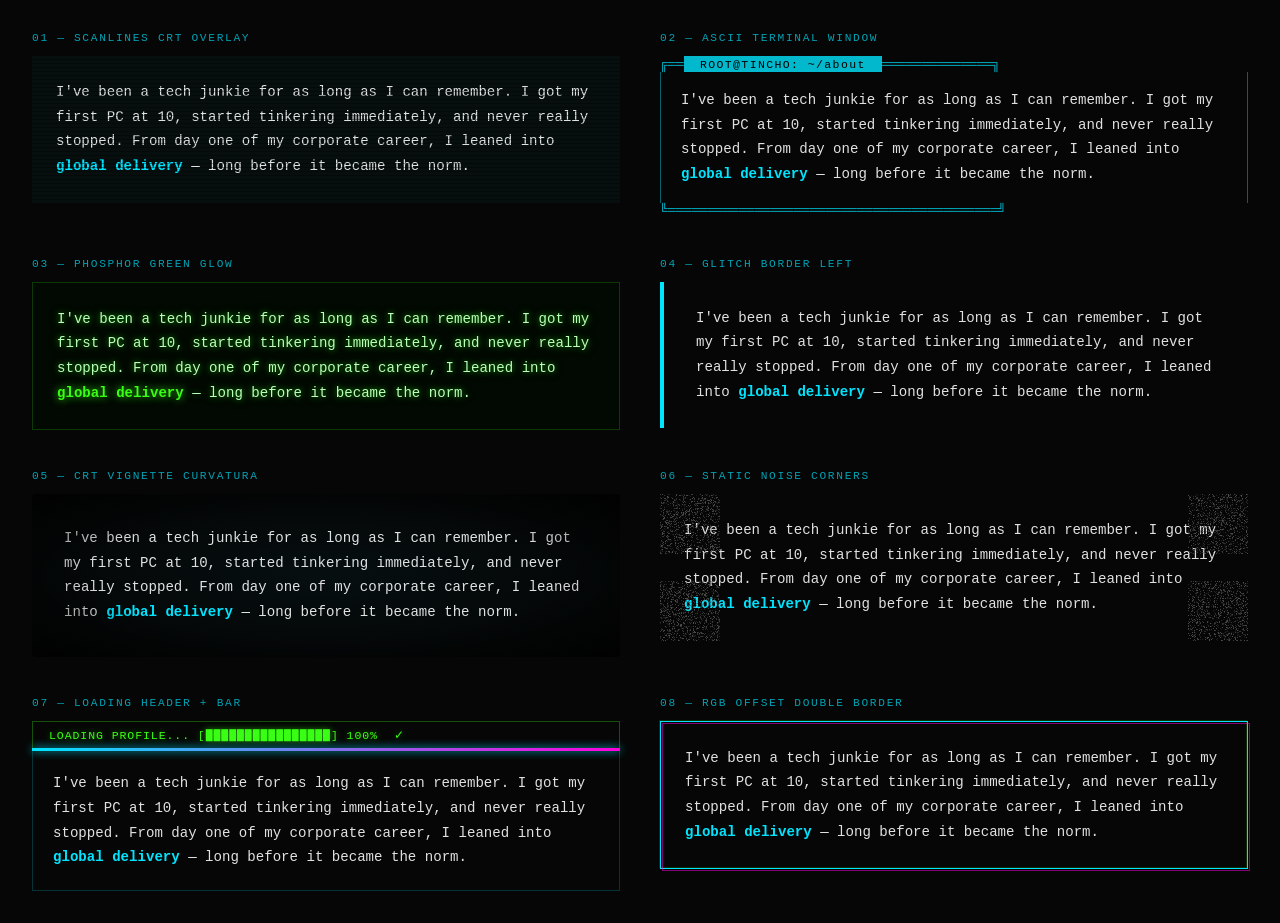
<file: about-fx-demo.html>
<!DOCTYPE html>
<html lang="en">
<head>
<meta charset="UTF-8"/>
<meta name="viewport" content="width=device-width,initial-scale=1"/>
<title>About Me FX Demo</title>
<style>
  :root {
    --cyan: #00e5ff;
    --magenta: #ff00de;
    --green: #39ff14;
    --amber: #ffb000;
    --bg: #060606;
    --text: rgba(255,255,255,0.88);
  }
  * { box-sizing: border-box; margin: 0; padding: 0; }
  body {
    background: var(--bg);
    color: var(--text);
    font-family: 'Courier New', monospace;
    padding: 2rem;
    display: grid;
    grid-template-columns: repeat(auto-fit, minmax(420px, 1fr));
    gap: 2.5rem;
  }
  .card {
    display: flex;
    flex-direction: column;
    gap: 0.75rem;
  }
  .card__label {
    font-size: 0.7rem;
    color: var(--cyan);
    letter-spacing: 0.15em;
    text-transform: uppercase;
    opacity: 0.7;
  }
  .sample-text {
    font-size: 0.88rem;
    line-height: 1.75;
    color: var(--text);
  }
  .sample-text strong { color: var(--cyan); }

  /* ── 1. SCANLINES ── */
  .fx-scanlines {
    position: relative;
    padding: 1.5rem;
    background: rgba(0,229,255,0.03);
  }
  .fx-scanlines::after {
    content: '';
    position: absolute;
    inset: 0;
    background: repeating-linear-gradient(
      to bottom,
      transparent 0px,
      transparent 3px,
      rgba(0,0,0,0.35) 3px,
      rgba(0,0,0,0.35) 4px
    );
    pointer-events: none;
    z-index: 1;
  }

  /* ── 2. ASCII BOX ── */
  .fx-ascii-box {
    padding: 0;
  }
  .fx-ascii-box .ascii-top,
  .fx-ascii-box .ascii-bottom {
    color: var(--cyan);
    font-size: 0.82rem;
    opacity: 0.8;
    white-space: pre;
  }
  .fx-ascii-box .ascii-title {
    background: var(--cyan);
    color: #000;
    font-size: 0.72rem;
    letter-spacing: 0.12em;
    padding: 0.1rem 0.5rem;
    display: inline-block;
  }
  .fx-ascii-box .ascii-body {
    padding: 1rem 1.25rem;
    border-left: 1px solid rgba(0,229,255,0.4);
    border-right: 1px solid rgba(0,229,255,0.4);
  }

  /* ── 3. PHOSPHOR ── */
  .fx-phosphor {
    padding: 1.5rem;
    background: rgba(0,10,0,0.6);
    border: 1px solid rgba(57,255,20,0.2);
  }
  .fx-phosphor .sample-text {
    color: #b8ffb8;
    text-shadow: 0 0 6px rgba(57,255,20,0.6), 0 0 14px rgba(57,255,20,0.25);
  }
  .fx-phosphor .sample-text strong {
    color: var(--green);
    text-shadow: 0 0 8px rgba(57,255,20,0.9);
  }

  /* ── 4. GLITCH BORDER ── */
  .fx-glitch-border {
    position: relative;
    padding: 1.5rem 1.5rem 1.5rem 2rem;
    border-left: 4px solid var(--cyan);
    animation: border-glitch 3s steps(1) infinite;
  }
  @keyframes border-glitch {
    0%,88%,100% { border-color: var(--cyan); transform: none; }
    89% { border-color: var(--magenta); transform: translateX(2px); }
    90% { border-color: var(--cyan); transform: translateX(-1px); }
    91% { border-color: var(--magenta); transform: none; }
    92% { border-color: var(--cyan); }
  }
  .fx-glitch-border::before {
    content: '';
    position: absolute;
    left: 0; top: 0; bottom: 0;
    width: 4px;
    background: var(--magenta);
    opacity: 0;
    animation: border-ghost 3s steps(1) infinite;
  }
  @keyframes border-ghost {
    0%,88%,100% { opacity: 0; transform: none; }
    89% { opacity: 0.6; transform: translateX(3px); }
    90% { opacity: 0; }
    91% { opacity: 0.4; transform: translateX(-2px); }
    92% { opacity: 0; }
  }

  /* ── 5. VIGNETTE ── */
  .fx-vignette {
    position: relative;
    padding: 2rem;
    background: radial-gradient(ellipse at center, rgba(0,229,255,0.04) 0%, rgba(0,0,0,0.5) 100%);
    border-radius: 4px;
    overflow: hidden;
  }
  .fx-vignette::after {
    content: '';
    position: absolute;
    inset: 0;
    background: radial-gradient(ellipse at center, transparent 55%, rgba(0,0,0,0.75) 100%);
    pointer-events: none;
  }

  /* ── 6. STATIC CORNERS ── */
  .fx-static-corners {
    position: relative;
    padding: 1.5rem;
  }
  .fx-static-corners canvas {
    position: absolute;
    pointer-events: none;
  }

  /* ── 7. LOADING BAR ── */
  .fx-loading {
    padding: 0;
  }
  .fx-loading .load-header {
    font-size: 0.72rem;
    color: var(--green);
    text-shadow: 0 0 6px rgba(57,255,20,0.5);
    padding: 0.4rem 1rem;
    border: 1px solid rgba(57,255,20,0.3);
    border-bottom: none;
    letter-spacing: 0.08em;
  }
  .fx-loading .load-bar {
    height: 3px;
    background: linear-gradient(to right, var(--cyan), var(--magenta));
    box-shadow: 0 0 8px var(--cyan);
    margin-bottom: 0;
  }
  .fx-loading .load-body {
    padding: 1.25rem;
    border: 1px solid rgba(0,229,255,0.2);
    border-top: none;
  }

  /* ── 8. RGB OFFSET ── */
  .fx-rgb-offset {
    position: relative;
    padding: 1.5rem;
    border: 1px solid var(--cyan);
  }
  .fx-rgb-offset::before {
    content: '';
    position: absolute;
    inset: -1px;
    border: 1px solid var(--magenta);
    transform: translate(2px, 2px);
    pointer-events: none;
    opacity: 0.5;
  }
  .fx-rgb-offset::after {
    content: '';
    position: absolute;
    inset: -1px;
    border: 1px solid rgba(57,255,20,0.4);
    transform: translate(-1px, -1px);
    pointer-events: none;
    opacity: 0.4;
  }
</style>
</head>
<body>

<!-- 1. SCANLINES -->
<div class="card">
  <div class="card__label">01 — Scanlines CRT overlay</div>
  <div class="fx-scanlines">
    <p class="sample-text">I've been a tech junkie for as long as I can remember. I got my first PC at 10, started tinkering immediately, and never really stopped. From day one of my corporate career, I leaned into <strong>global delivery</strong> — long before it became the norm.</p>
  </div>
</div>

<!-- 2. ASCII BOX -->
<div class="card">
  <div class="card__label">02 — ASCII terminal window</div>
  <div class="fx-ascii-box">
    <div class="ascii-top">╔══<span class="ascii-title"> ROOT@TINCHO: ~/about </span>══════════════╗</div>
    <div class="ascii-body">
      <p class="sample-text">I've been a tech junkie for as long as I can remember. I got my first PC at 10, started tinkering immediately, and never really stopped. From day one of my corporate career, I leaned into <strong>global delivery</strong> — long before it became the norm.</p>
    </div>
    <div class="ascii-bottom">╚══════════════════════════════════════════╝</div>
  </div>
</div>

<!-- 3. PHOSPHOR -->
<div class="card">
  <div class="card__label">03 — Phosphor green glow</div>
  <div class="fx-phosphor">
    <p class="sample-text">I've been a tech junkie for as long as I can remember. I got my first PC at 10, started tinkering immediately, and never really stopped. From day one of my corporate career, I leaned into <strong>global delivery</strong> — long before it became the norm.</p>
  </div>
</div>

<!-- 4. GLITCH BORDER -->
<div class="card">
  <div class="card__label">04 — Glitch border left</div>
  <div class="fx-glitch-border">
    <p class="sample-text">I've been a tech junkie for as long as I can remember. I got my first PC at 10, started tinkering immediately, and never really stopped. From day one of my corporate career, I leaned into <strong>global delivery</strong> — long before it became the norm.</p>
  </div>
</div>

<!-- 5. VIGNETTE -->
<div class="card">
  <div class="card__label">05 — CRT vignette curvatura</div>
  <div class="fx-vignette">
    <p class="sample-text">I've been a tech junkie for as long as I can remember. I got my first PC at 10, started tinkering immediately, and never really stopped. From day one of my corporate career, I leaned into <strong>global delivery</strong> — long before it became the norm.</p>
  </div>
</div>

<!-- 6. STATIC CORNERS -->
<div class="card">
  <div class="card__label">06 — Static noise corners</div>
  <div class="fx-static-corners" id="static-wrap">
    <p class="sample-text">I've been a tech junkie for as long as I can remember. I got my first PC at 10, started tinkering immediately, and never really stopped. From day one of my corporate career, I leaned into <strong>global delivery</strong> — long before it became the norm.</p>
  </div>
</div>

<!-- 7. LOADING BAR -->
<div class="card">
  <div class="card__label">07 — Loading header + bar</div>
  <div class="fx-loading">
    <div class="load-header">LOADING PROFILE... [████████████████] 100% &nbsp;✓</div>
    <div class="load-bar"></div>
    <div class="load-body">
      <p class="sample-text">I've been a tech junkie for as long as I can remember. I got my first PC at 10, started tinkering immediately, and never really stopped. From day one of my corporate career, I leaned into <strong>global delivery</strong> — long before it became the norm.</p>
    </div>
  </div>
</div>

<!-- 8. RGB OFFSET -->
<div class="card">
  <div class="card__label">08 — RGB offset double border</div>
  <div class="fx-rgb-offset">
    <p class="sample-text">I've been a tech junkie for as long as I can remember. I got my first PC at 10, started tinkering immediately, and never really stopped. From day one of my corporate career, I leaned into <strong>global delivery</strong> — long before it became the norm.</p>
  </div>
</div>

<script>
// Static noise corners
;(function() {
  const wrap = document.getElementById('static-wrap')
  const SIZE = 60
  const positions = [
    { top: 0, left: 0 }, { top: 0, right: 0 },
    { bottom: 0, left: 0 }, { bottom: 0, right: 0 }
  ]
  positions.forEach(pos => {
    const c = document.createElement('canvas')
    c.width = SIZE; c.height = SIZE
    Object.assign(c.style, { width: SIZE+'px', height: SIZE+'px', opacity: 0.55 })
    Object.entries(pos).forEach(([k,v]) => c.style[k] = v + 'px')
    wrap.appendChild(c)
    const ctx = c.getContext('2d')
    let t = 0
    ;(function draw() {
      requestAnimationFrame(draw)
      if (++t % 3 !== 0) return
      const img = ctx.createImageData(SIZE, SIZE)
      const d = img.data
      for (let i = 0; i < d.length; i += 4) {
        const v = Math.random() < 0.35 ? Math.floor(Math.random() * 200) : 0
        d[i] = d[i+1] = d[i+2] = v
        d[i+3] = v > 0 ? 180 : 0
      }
      ctx.putImageData(img, 0, 0)
    })()
  })
})()
</script>
</body>
</html>
</file>
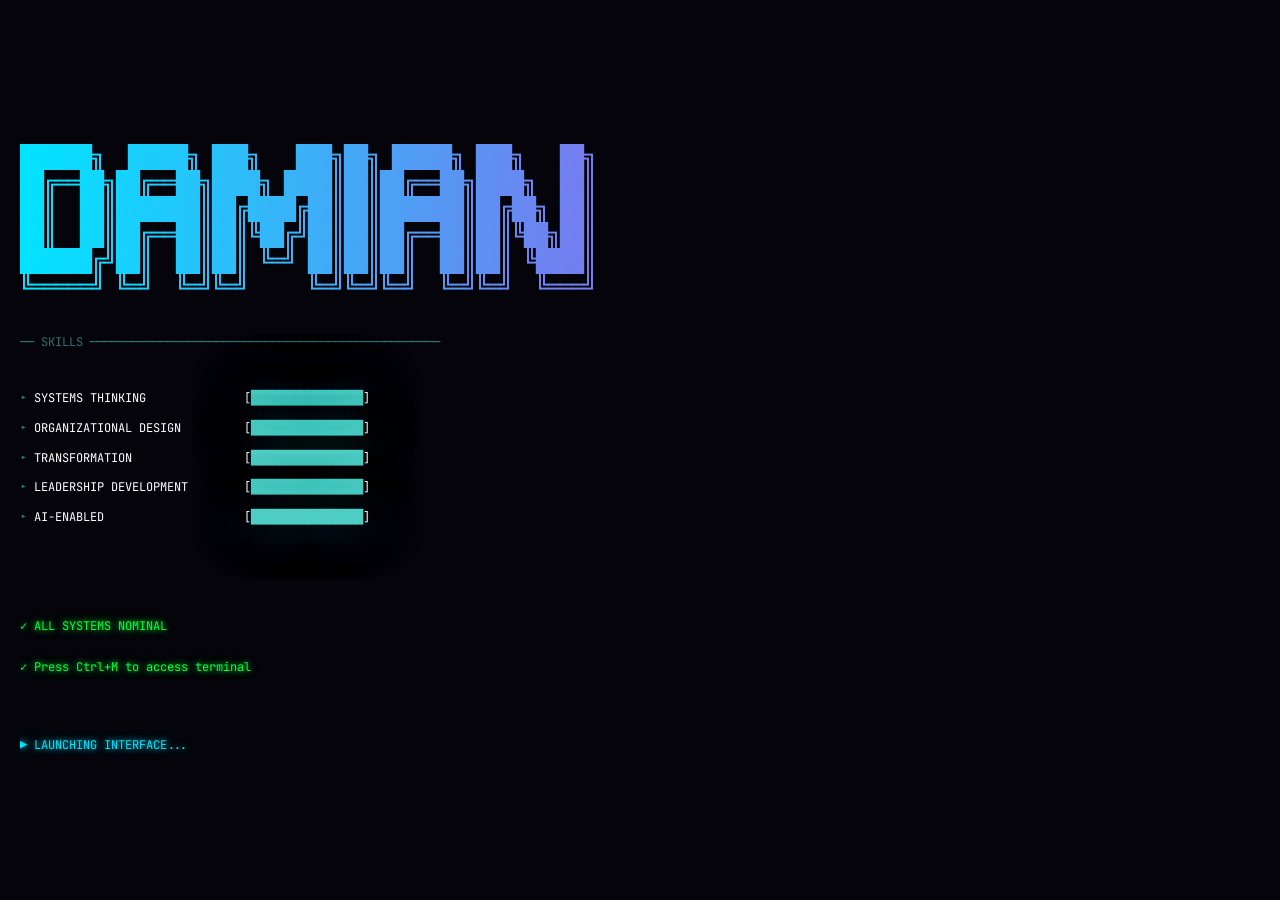
<file: boot-preview.html>
<!DOCTYPE html>
<html><head><meta charset="UTF-8">
<link rel="preconnect" href="https://fonts.googleapis.com">
<link href="https://fonts.googleapis.com/css2?family=JetBrains+Mono:wght@400;700&display=swap" rel="stylesheet">
<style>
* { margin:0; padding:0; box-sizing:border-box; }
body { background:#04040a; min-height:100vh; display:flex; align-items:center; justify-content:center; font-family:'JetBrains Mono',monospace; padding:40px 20px; }
.wrap { max-width:none; width:100%; overflow-x:auto; }
.logo-line {
  background: linear-gradient(105deg, #00e5ff, #ff00de);
  -webkit-background-clip: text;
  -webkit-text-fill-color: transparent;
  background-clip: text;
  font-size: 20px;
  letter-spacing: 0;
  line-height: 1.3;
  white-space: pre;
}
.stack-header { color: rgba(78,205,196,0.55); font-size:.75rem; margin-top:2rem; line-height:1.8; }
.bar { font-size:.75rem; line-height:1.8; margin-bottom:0.5rem; }
.footer-ok { color:#00ff41; text-shadow:0 0 6px #00ff41,0 0 14px rgba(0,255,65,0.3); font-size:.75rem; line-height:1.8; }
.footer-launch { color:#00e5ff; text-shadow:0 0 6px #00e5ff,0 0 14px rgba(0,229,255,0.3); font-size:.75rem; line-height:1.8; }
</style>
</head>
<body>
<div class="wrap">
  <div class="logo-line">██████╗  █████╗ ███╗   ███╗██╗ █████╗ ███╗   ██╗</div>
  <div class="logo-line">██╔══██╗██╔══██╗████╗ ████║██║██╔══██╗████╗  ██║</div>
  <div class="logo-line">██║  ██║███████║██╔████╔██║██║███████║██╔██╗ ██║</div>
  <div class="logo-line">██║  ██║██╔══██║██║╚██╔╝██║██║██╔══██║██║╚██╗██║</div>
  <div class="logo-line">██████╔╝██║  ██║██║ ╚═╝ ██║██║██║  ██║██║ ╚████║</div>
  <div class="logo-line">╚═════╝ ╚═╝  ╚═╝╚═╝     ╚═╝╚═╝╚═╝  ╚═╝╚═╝  ╚═══╝</div>
  <div class="stack-header">  ── SKILLS ──────────────────────────────────────────────────</div>
  <div style="height:2.2rem"></div>
  <div class="bar">  <span style="color:#4ecdc499">▸</span> <span style="color:#fff;display:inline-block;width:30ch">SYSTEMS THINKING</span><span style="color:#fff">[</span><span style="color:#4ecdc4;text-shadow:0 0 60px #4ecdc499">████████████████</span><span style="color:#fff">]</span>100%</div>
  <div class="bar">  <span style="color:#4ecdc499">▸</span> <span style="color:#fff;display:inline-block;width:30ch">ORGANIZATIONAL DESIGN</span><span style="color:#fff">[</span><span style="color:#4ecdc4;text-shadow:0 0 60px #4ecdc499">████████████████</span><span style="color:#fff">]</span>100%</div>
  <div class="bar">  <span style="color:#4ecdc499">▸</span> <span style="color:#fff;display:inline-block;width:30ch">TRANSFORMATION</span><span style="color:#fff">[</span><span style="color:#4ecdc4;text-shadow:0 0 60px #4ecdc499">████████████████</span><span style="color:#fff">]</span>100%</div>
  <div class="bar">  <span style="color:#4ecdc499">▸</span> <span style="color:#fff;display:inline-block;width:30ch">LEADERSHIP DEVELOPMENT</span><span style="color:#fff">[</span><span style="color:#4ecdc4;text-shadow:0 0 60x #4ecdc499">████████████████</span><span style="color:#fff">]</span>100%</div>
  <div class="bar">  <span style="color:#4ecdc499">▸</span> <span style="color:#fff;display:inline-block;width:30ch">AI-ENABLED</span><span style="color:#fff">[</span><span style="color:#4ecdc4;text-shadow:0 0 60px #4ecdc499">████████████████</span><span style="color:#fff">]</span>100%</div>

  <div style="height:5rem"></div>
  <div class="footer-ok">  ✓  ALL SYSTEMS NOMINAL</div>
  <div style="height:1.2rem"></div>
  <div class="footer-ok">  ✓  Press Ctrl+M to access terminal</div>
  <div style="height:3.5rem"></div>
  <div class="footer-launch">  ▶  LAUNCHING INTERFACE...</div>
</div>
</body></html>
</file>
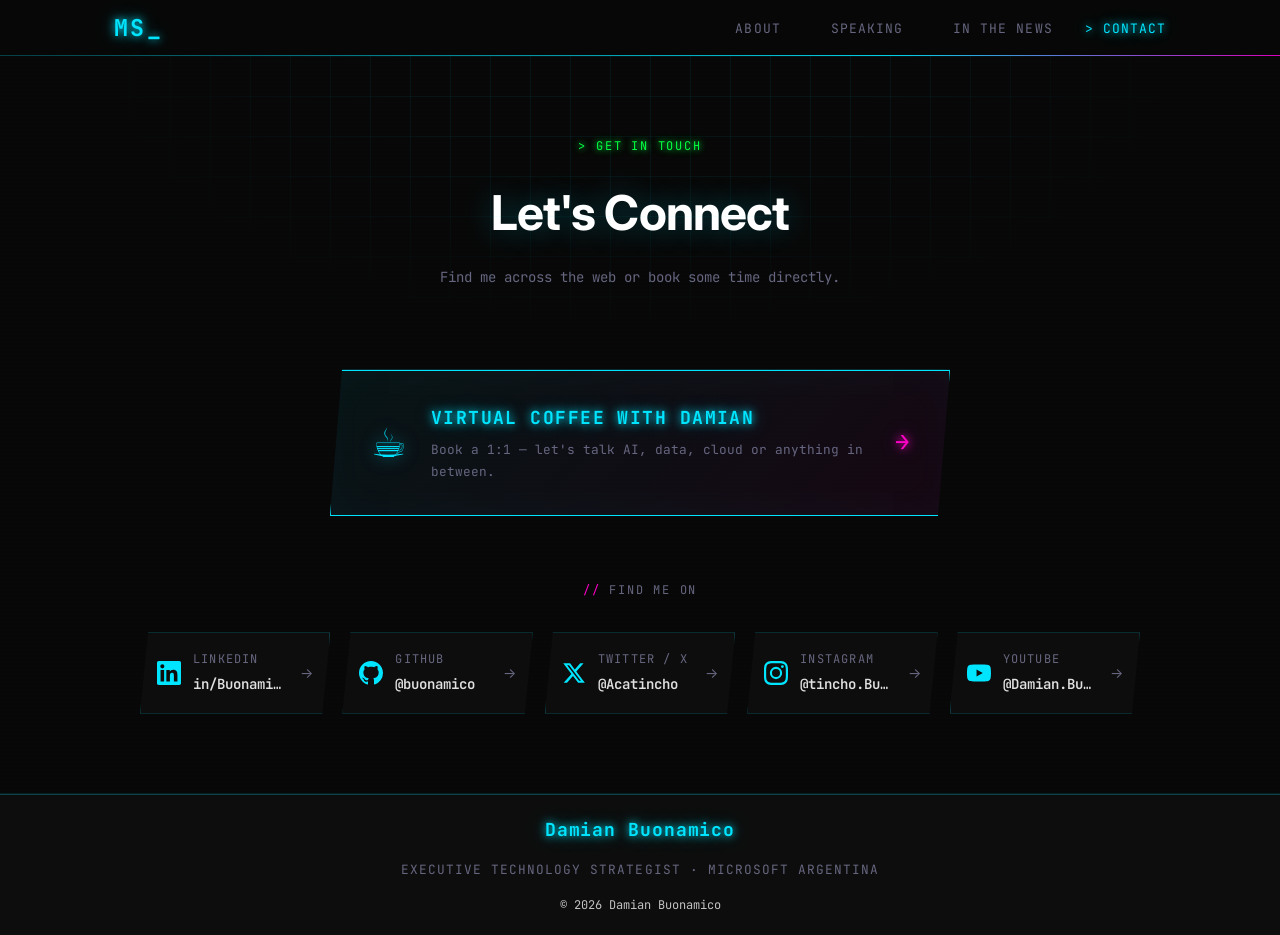
<file: contact.html>
<!DOCTYPE html>
<html lang="en">
<head>
  <meta charset="UTF-8" />
  <meta name="viewport" content="width=device-width, initial-scale=1.0" />
  <meta name="description" content="Contact Damian Buonamico — connect on social media or book a virtual coffee." />
  <title>Contact · Damian Buonamico</title>
  <link rel="preconnect" href="https://fonts.googleapis.com" />
  <link rel="preconnect" href="https://fonts.gstatic.com" crossorigin />
  <link href="https://fonts.googleapis.com/css2?family=Inter:wght@300;400;500;600;700&family=JetBrains+Mono:wght@400;500;600;700&display=swap" rel="stylesheet" />
  <link rel="stylesheet" href="style.css" />
  <style>
    /* ---- Contact page specific ---- */
    .contact-hero {
      padding-block: 5rem 3rem;
      text-align: center;
      position: relative;
    }

    .contact-hero::before {
      content: '';
      position: absolute;
      inset: 0;
      background-image:
        linear-gradient(rgba(0,229,255,0.06) 1px, transparent 1px),
        linear-gradient(90deg, rgba(0,229,255,0.06) 1px, transparent 1px);
      background-size: 40px 40px;
      mask-image: radial-gradient(ellipse at 50% 0%, black 30%, transparent 75%);
      -webkit-mask-image: radial-gradient(ellipse at 50% 0%, black 30%, transparent 75%);
      pointer-events: none;
    }

    .contact-hero__label {
      font-family: var(--font-mono);
      color: var(--color-green);
      font-size: 0.75rem;
      text-transform: uppercase;
      letter-spacing: 0.15em;
      text-shadow: var(--glow-green);
      margin-bottom: 1rem;
    }
    .contact-hero__label::before { content: '> '; }

    .contact-hero__title {
      font-size: clamp(2rem, 5vw, 3rem);
      font-weight: 700;
      color: #fff;
      text-shadow: 0 0 30px rgba(0,229,255,0.3);
      letter-spacing: -0.02em;
      margin-bottom: 0.75rem;
    }

    .contact-hero__sub {
      font-family: var(--font-mono);
      color: var(--color-text-muted);
      font-size: 0.875rem;
    }

    /* ---- Coffee CTA ---- */
    .coffee-cta {
      display: flex;
      justify-content: center;
      padding: 2rem 1.5rem 4rem;
      position: relative;
      z-index: 1;
    }

    .coffee-card {
      display: flex;
      align-items: center;
      gap: 1.5rem;
      background: linear-gradient(135deg, rgba(0,229,255,0.06), rgba(255,0,200,0.06));
      border: 1px solid var(--color-cyan);
      box-shadow: var(--glow-cyan), inset 0 0 40px rgba(0,229,255,0.03);
      padding: 2rem 2.5rem;
      max-width: 620px;
      width: 100%;
      text-decoration: none;
      transition: all 0.25s ease;
      clip-path: polygon(12px 0%, 100% 0%, calc(100% - 12px) 100%, 0% 100%);
      position: relative;
      overflow: hidden;
    }

    .coffee-card::before {
      content: '';
      position: absolute;
      inset: 0;
      background: linear-gradient(90deg, transparent, rgba(0,229,255,0.04), transparent);
      transform: translateX(-100%);
      transition: transform 0.6s ease;
    }

    .coffee-card:hover::before { transform: translateX(100%); }

    .coffee-card:hover {
      border-color: var(--color-cyan);
      box-shadow: var(--glow-cyan), 0 0 60px rgba(0,229,255,0.15);
      text-decoration: none;
    }

    .coffee-icon {
      font-size: 2.5rem;
      flex-shrink: 0;
      filter: drop-shadow(0 0 8px rgba(0,229,255,0.5));
    }

    .coffee-text { flex: 1; }

    .coffee-text__title {
      font-family: var(--font-mono);
      font-size: 1.125rem;
      font-weight: 700;
      color: var(--color-cyan);
      text-shadow: var(--glow-cyan);
      text-transform: uppercase;
      letter-spacing: 0.08em;
      margin-bottom: 0.375rem;
    }

    .coffee-text__sub {
      font-family: var(--font-mono);
      font-size: 0.8rem;
      color: var(--color-text-muted);
    }

    .coffee-arrow {
      font-family: var(--font-mono);
      font-size: 1.5rem;
      color: var(--color-magenta);
      text-shadow: var(--glow-magenta);
      flex-shrink: 0;
      transition: transform 0.2s ease;
    }
    .coffee-card:hover .coffee-arrow { transform: translateX(6px); }

    /* ---- Social grid ---- */
    .social-section {
      padding: 0 1.5rem 5rem;
    }

    .social-section__title {
      font-family: var(--font-mono);
      font-size: 0.75rem;
      color: var(--color-text-muted);
      text-transform: uppercase;
      letter-spacing: 0.15em;
      text-align: center;
      margin-bottom: 2rem;
    }
    .social-section__title::before { content: '// '; color: var(--color-magenta); }

    .social-grid {
      display: grid;
      grid-template-columns: repeat(5, 1fr);
      gap: 0.75rem;
      max-width: 1000px;
      margin: 0 auto;
    }

    .social-card {
      display: flex;
      align-items: center;
      gap: 0.75rem;
      background: var(--color-surface);
      border: 1px solid rgba(0,229,255,0.2);
      padding: 1rem 1rem;
      text-decoration: none;
      transition: all 0.2s ease;
      clip-path: polygon(8px 0%, 100% 0%, calc(100% - 8px) 100%, 0% 100%);
      position: relative;
      overflow: hidden;
    }

    .social-card::after {
      content: '';
      position: absolute;
      left: 0;
      top: 0;
      bottom: 0;
      width: 3px;
      background: var(--color-cyan);
      opacity: 0;
      transition: opacity 0.2s ease;
      box-shadow: var(--glow-cyan);
    }

    .social-card:hover {
      background: rgba(0,229,255,0.05);
      border-color: var(--color-cyan);
      text-decoration: none;
      transform: translateX(4px);
    }
    .social-card:hover::after { opacity: 1; }

    .social-card__icon {
      color: var(--color-cyan);
      flex-shrink: 0;
      transition: filter 0.2s ease;
    }
    .social-card:hover .social-card__icon { filter: drop-shadow(0 0 6px var(--color-cyan)); }

    .social-card__info { flex: 1; min-width: 0; }

    .social-card__name {
      font-family: var(--font-mono);
      font-size: 0.75rem;
      color: var(--color-text-muted);
      text-transform: uppercase;
      letter-spacing: 0.1em;
      margin-bottom: 0.2rem;
    }

    .social-card__handle {
      font-family: var(--font-mono);
      font-size: 0.875rem;
      font-weight: 600;
      color: var(--color-text);
      white-space: nowrap;
      overflow: hidden;
      text-overflow: ellipsis;
    }
    .social-card:hover .social-card__handle { color: var(--color-cyan); }

    .social-card__arrow {
      font-size: 0.875rem;
      color: var(--color-text-muted);
      flex-shrink: 0;
      transition: color 0.2s ease, transform 0.2s ease;
    }
    .social-card:hover .social-card__arrow {
      color: var(--color-cyan);
      transform: translateX(3px);
    }

    @media (max-width: 768px) {
      .social-grid { grid-template-columns: repeat(2, 1fr); }
    }
    @media (max-width: 480px) {
      .coffee-card { flex-direction: column; text-align: center; }
      .social-grid { grid-template-columns: 1fr; }
    }
  </style>
</head>
<body>

  <!-- NAV -->
  <header class="site-header" id="top">
    <nav class="nav container" aria-label="Primary navigation">
      <a class="nav__logo" href="index.html">MS</a>
      <button class="nav__toggle" aria-expanded="false" aria-controls="nav-menu" aria-label="Open menu">
        <span></span><span></span><span></span>
      </button>
      <ul class="nav__menu" id="nav-menu" role="list">
        <li><a href="index.html#about">About</a></li>
        <li><a href="index.html#speaking">Speaking</a></li>
        <li><a href="index.html#news">In the News</a></li>
        <li><a href="contact.html" class="is-active">Contact</a></li>
      </ul>
    </nav>
  </header>

  <main>

    <!-- HEADER -->
    <div class="contact-hero container">
      <p class="contact-hero__label">Get in touch</p>
      <h1 class="contact-hero__title">Let's Connect</h1>
      <p class="contact-hero__sub">Find me across the web or book some time directly.</p>
    </div>

    <!-- VIRTUAL COFFEE CTA -->
    <div class="coffee-cta">
      <a href="https://aka.ms/MeetingWithDamian" target="_blank" rel="noopener" class="coffee-card">
        <span class="coffee-icon">☕</span>
        <div class="coffee-text">
          <p class="coffee-text__title">Virtual Coffee with Damian</p>
          <p class="coffee-text__sub">Book a 1:1 — let's talk AI, data, cloud or anything in between.</p>
        </div>
        <span class="coffee-arrow">→</span>
      </a>
    </div>

    <!-- SOCIAL LINKS -->
    <div class="social-section">
      <p class="social-section__title">Find me on</p>
      <div class="social-grid">

        <a href="https://www.linkedin.com/in/Buonamico/" target="_blank" rel="noopener" class="social-card">
          <svg class="social-card__icon" width="24" height="24" viewBox="0 0 24 24" fill="currentColor">
            <path d="M20.447 20.452h-3.554v-5.569c0-1.328-.027-3.037-1.852-3.037-1.853 0-2.136 1.445-2.136 2.939v5.667H9.351V9h3.414v1.561h.046c.477-.9 1.637-1.85 3.37-1.85 3.601 0 4.267 2.37 4.267 5.455v6.286zM5.337 7.433a2.062 2.062 0 0 1-2.063-2.065 2.064 2.064 0 1 1 2.063 2.065zm1.782 13.019H3.555V9h3.564v11.452zM22.225 0H1.771C.792 0 0 .774 0 1.729v20.542C0 23.227.792 24 1.771 24h20.451C23.2 24 24 23.227 24 22.271V1.729C24 .774 23.2 0 22.222 0h.003z"/>
          </svg>
          <div class="social-card__info">
            <p class="social-card__name">LinkedIn</p>
            <p class="social-card__handle">in/Buonamico</p>
          </div>
          <span class="social-card__arrow">→</span>
        </a>

        <a href="https://github.com/buonamico" target="_blank" rel="noopener" class="social-card">
          <svg class="social-card__icon" width="24" height="24" viewBox="0 0 24 24" fill="currentColor">
            <path d="M12 0C5.37 0 0 5.37 0 12c0 5.31 3.435 9.795 8.205 11.385.6.105.825-.255.825-.57 0-.285-.015-1.23-.015-2.235-3.015.555-3.795-.735-4.035-1.41-.135-.345-.72-1.41-1.23-1.695-.42-.225-1.02-.78-.015-.795.945-.015 1.62.87 1.845 1.23 1.08 1.815 2.805 1.305 3.495.99.105-.78.42-1.305.765-1.605-2.67-.3-5.46-1.335-5.46-5.925 0-1.305.465-2.385 1.23-3.225-.12-.3-.54-1.53.12-3.18 0 0 1.005-.315 3.3 1.23.96-.27 1.98-.405 3-.405s2.04.135 3 .405c2.295-1.56 3.3-1.23 3.3-1.23.66 1.65.24 2.88.12 3.18.765.84 1.23 1.905 1.23 3.225 0 4.605-2.805 5.625-5.475 5.925.435.375.81 1.095.81 2.22 0 1.605-.015 2.895-.015 3.3 0 .315.225.69.825.57A12.02 12.02 0 0 0 24 12c0-6.63-5.37-12-12-12z"/>
          </svg>
          <div class="social-card__info">
            <p class="social-card__name">GitHub</p>
            <p class="social-card__handle">@buonamico</p>
          </div>
          <span class="social-card__arrow">→</span>
        </a>

        <a href="https://twitter.com/Acatincho" target="_blank" rel="noopener" class="social-card">
          <svg class="social-card__icon" width="24" height="24" viewBox="0 0 24 24" fill="currentColor">
            <path d="M18.244 2.25h3.308l-7.227 8.26 8.502 11.24H16.17l-5.214-6.817L4.99 21.75H1.68l7.73-8.835L1.254 2.25H8.08l4.713 6.231zm-1.161 17.52h1.833L7.084 4.126H5.117z"/>
          </svg>
          <div class="social-card__info">
            <p class="social-card__name">Twitter / X</p>
            <p class="social-card__handle">@Acatincho</p>
          </div>
          <span class="social-card__arrow">→</span>
        </a>

        <a href="https://www.instagram.com/tincho.Buonamico/" target="_blank" rel="noopener" class="social-card">
          <svg class="social-card__icon" width="24" height="24" viewBox="0 0 24 24" fill="currentColor">
            <path d="M12 2.163c3.204 0 3.584.012 4.85.07 3.252.148 4.771 1.691 4.919 4.919.058 1.265.069 1.645.069 4.849 0 3.205-.012 3.584-.069 4.849-.149 3.225-1.664 4.771-4.919 4.919-1.266.058-1.644.07-4.85.07-3.204 0-3.584-.012-4.849-.07-3.26-.149-4.771-1.699-4.919-4.92-.058-1.265-.07-1.644-.07-4.849 0-3.204.013-3.583.07-4.849.149-3.227 1.664-4.771 4.919-4.919 1.266-.057 1.645-.069 4.849-.069zM12 0C8.741 0 8.333.014 7.053.072 2.695.272.273 2.69.073 7.052.014 8.333 0 8.741 0 12c0 3.259.014 3.668.072 4.948.2 4.358 2.618 6.78 6.98 6.98C8.333 23.986 8.741 24 12 24c3.259 0 3.668-.014 4.948-.072 4.354-.2 6.782-2.618 6.979-6.98.059-1.28.073-1.689.073-4.948 0-3.259-.014-3.667-.072-4.947-.196-4.354-2.617-6.78-6.979-6.98C15.668.014 15.259 0 12 0zm0 5.838a6.162 6.162 0 1 0 0 12.324 6.162 6.162 0 0 0 0-12.324zM12 16a4 4 0 1 1 0-8 4 4 0 0 1 0 8zm6.406-11.845a1.44 1.44 0 1 0 0 2.881 1.44 1.44 0 0 0 0-2.881z"/>
          </svg>
          <div class="social-card__info">
            <p class="social-card__name">Instagram</p>
            <p class="social-card__handle">@tincho.Buonamico</p>
          </div>
          <span class="social-card__arrow">→</span>
        </a>

        <a href="https://www.youtube.com/@Damian.Buonamico" target="_blank" rel="noopener" class="social-card">
          <svg class="social-card__icon" width="24" height="24" viewBox="0 0 24 24" fill="currentColor">
            <path d="M23.498 6.186a3.016 3.016 0 0 0-2.122-2.136C19.505 3.545 12 3.545 12 3.545s-7.505 0-9.377.505A3.017 3.017 0 0 0 .502 6.186C0 8.07 0 12 0 12s0 3.93.502 5.814a3.016 3.016 0 0 0 2.122 2.136c1.871.505 9.376.505 9.376.505s7.505 0 9.377-.505a3.015 3.015 0 0 0 2.122-2.136C24 15.93 24 12 24 12s0-3.93-.502-5.814zM9.545 15.568V8.432L15.818 12l-6.273 3.568z"/>
          </svg>
          <div class="social-card__info">
            <p class="social-card__name">YouTube</p>
            <p class="social-card__handle">@Damian.Buonamico</p>
          </div>
          <span class="social-card__arrow">→</span>
        </a>

      </div>
    </div>

  </main>

  <!-- FOOTER -->
  <footer class="footer">
    <div class="container footer__inner">
      <p class="footer__name">Damian Buonamico</p>
      <p class="footer__role">Executive Technology Strategist &middot; Microsoft Argentina</p>
      <p class="footer__copy">&copy; <span id="year"></span> Damian Buonamico</p>
    </div>
  </footer>

  <script>
    // Mobile nav
    const toggle = document.querySelector('.nav__toggle')
    const menu = document.querySelector('.nav__menu')
    toggle?.addEventListener('click', () => {
      const expanded = toggle.getAttribute('aria-expanded') === 'true'
      toggle.setAttribute('aria-expanded', String(!expanded))
      menu.classList.toggle('is-open')
    })
    // Year
    const y = document.getElementById('year')
    if (y) y.textContent = new Date().getFullYear()
  </script>
</body>
</html>
</file>
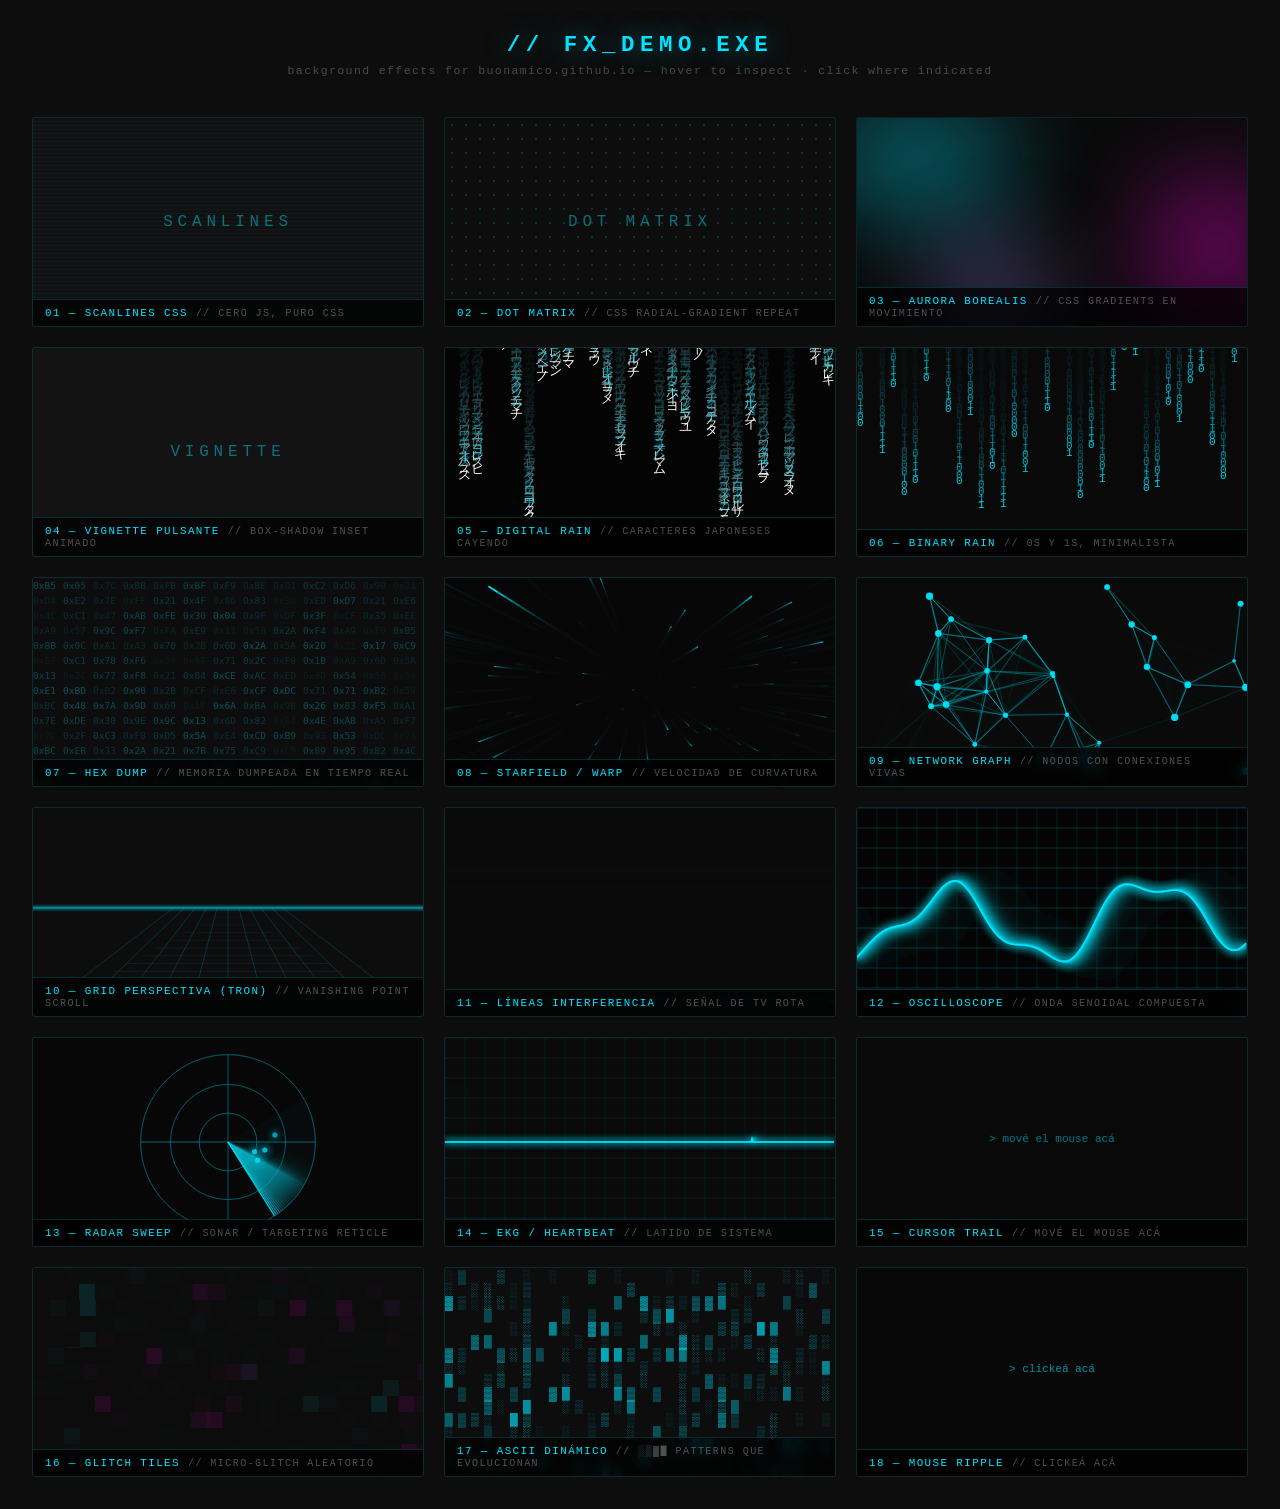
<file: fx-demo.html>
<!DOCTYPE html>
<html lang="en">
<head>
  <meta charset="UTF-8">
  <title>FX Demo — Background Effects</title>
  <style>
    * { box-sizing: border-box; margin: 0; padding: 0; }
    :root {
      --cyan:    #00e5ff;
      --magenta: #ff00de;
      --green:   #39ff14;
      --violet:  #a78bfa;
      --bg:      #0d0d0d;
    }
    body {
      background: var(--bg);
      color: #e0e0e0;
      font-family: 'Courier New', monospace;
      padding: 2rem;
    }
    h1 {
      color: var(--cyan);
      text-align: center;
      font-size: 1.4rem;
      letter-spacing: 0.25em;
      text-transform: uppercase;
      margin-bottom: 0.4rem;
      text-shadow: 0 0 24px rgba(0,229,255,0.5);
    }
    .subtitle {
      text-align: center;
      color: rgba(255,255,255,0.25);
      font-size: 0.72rem;
      letter-spacing: 0.12em;
      margin-bottom: 2.5rem;
    }
    .grid {
      display: grid;
      grid-template-columns: repeat(auto-fill, minmax(300px, 1fr));
      gap: 1.25rem;
      max-width: 1380px;
      margin: 0 auto;
    }
    .card {
      position: relative;
      background: #111;
      border: 1px solid rgba(0,229,255,0.12);
      border-radius: 3px;
      overflow: hidden;
      height: 210px;
    }
    .card:hover { border-color: rgba(0,229,255,0.35); }
    .card__label {
      position: absolute;
      bottom: 0; left: 0; right: 0;
      background: rgba(0,0,0,0.72);
      backdrop-filter: blur(6px);
      padding: 0.45rem 0.75rem;
      font-size: 0.68rem;
      letter-spacing: 0.13em;
      text-transform: uppercase;
      color: var(--cyan);
      z-index: 10;
      border-top: 1px solid rgba(0,229,255,0.18);
    }
    .card__label em {
      font-style: normal;
      color: rgba(255,255,255,0.3);
      font-size: 0.63rem;
    }
    canvas.fx {
      position: absolute;
      inset: 0;
      width: 100%;
      height: 100%;
      display: block;
    }
    .center-text {
      position: absolute;
      inset: 0;
      display: flex;
      align-items: center;
      justify-content: center;
      font-size: 1rem;
      letter-spacing: 0.3em;
      color: rgba(0,229,255,0.45);
      z-index: 2;
      pointer-events: none;
    }

    /* ── 01 Scanlines ── */
    .fx-scanlines::before {
      content: '';
      position: absolute; inset: 0;
      background: repeating-linear-gradient(
        to bottom,
        transparent 0px, transparent 3px,
        rgba(0,229,255,0.045) 3px, rgba(0,229,255,0.045) 4px
      );
      z-index: 1; pointer-events: none;
    }

    /* ── 02 Dot Matrix ── */
    .fx-dots {
      background:
        radial-gradient(circle, rgba(0,229,255,0.18) 1px, transparent 1px);
      background-size: 14px 14px;
    }

    /* ── 03 Aurora ── */
    .aurora-blob {
      position: absolute;
      border-radius: 50%;
      filter: blur(45px);
      opacity: 0.32;
      animation: aurora-float var(--dur, 5s) ease-in-out infinite alternate;
    }
    @keyframes aurora-float {
      from { transform: translate(0,0) scale(1); }
      to   { transform: translate(var(--dx,30px), var(--dy,20px)) scale(var(--sc,1.15)); }
    }

    /* ── 04 Vignette ── */
    .fx-vignette::before {
      content: '';
      position: absolute; inset: 0;
      animation: vignette-pulse 3.5s ease-in-out infinite;
      z-index: 1; pointer-events: none;
    }
    @keyframes vignette-pulse {
      0%,100% { box-shadow: inset 0 0 55px rgba(0,0,0,0.85); }
      50%      { box-shadow: inset 0 0 110px rgba(0,0,0,0.97); }
    }
  </style>
</head>
<body>

<h1>// FX_DEMO.exe</h1>
<p class="subtitle">background effects for buonamico.github.io — hover to inspect · click where indicated</p>

<div class="grid">

  <!-- 01 Scanlines -->
  <div class="card fx-scanlines">
    <div class="center-text">SCANLINES</div>
    <div class="card__label">01 — Scanlines CSS <em>// cero JS, puro CSS</em></div>
  </div>

  <!-- 02 Dot Matrix -->
  <div class="card fx-dots">
    <div class="center-text">DOT MATRIX</div>
    <div class="card__label">02 — Dot Matrix <em>// CSS radial-gradient repeat</em></div>
  </div>

  <!-- 03 Aurora -->
  <div class="card" style="background:#0a0a0a;overflow:hidden;">
    <div class="aurora-blob" style="width:200px;height:140px;background:#00e5ff;top:-30px;left:-40px;--dur:5s;--dx:50px;--dy:25px;--sc:1.2"></div>
    <div class="aurora-blob" style="width:160px;height:160px;background:#ff00de;top:50px;right:-50px;--dur:7s;--dx:-35px;--dy:-25px;--sc:0.88"></div>
    <div class="aurora-blob" style="width:130px;height:110px;background:#a78bfa;bottom:-20px;left:70px;--dur:6s;--dx:25px;--dy:-30px;--sc:1.1"></div>
    <div class="card__label">03 — Aurora Borealis <em>// CSS gradients en movimiento</em></div>
  </div>

  <!-- 04 Vignette Pulsante -->
  <div class="card fx-vignette" style="background:#131313;">
    <div class="center-text">VIGNETTE</div>
    <div class="card__label">04 — Vignette Pulsante <em>// box-shadow inset animado</em></div>
  </div>

  <!-- 05 Digital Rain -->
  <div class="card">
    <canvas id="c-rain" class="fx"></canvas>
    <div class="card__label">05 — Digital Rain <em>// caracteres japoneses cayendo</em></div>
  </div>

  <!-- 06 Binary Rain -->
  <div class="card">
    <canvas id="c-binary" class="fx"></canvas>
    <div class="card__label">06 — Binary Rain <em>// 0s y 1s, minimalista</em></div>
  </div>

  <!-- 07 Hex Dump -->
  <div class="card">
    <canvas id="c-hex" class="fx"></canvas>
    <div class="card__label">07 — Hex Dump <em>// memoria dumpeada en tiempo real</em></div>
  </div>

  <!-- 08 Starfield -->
  <div class="card">
    <canvas id="c-stars" class="fx"></canvas>
    <div class="card__label">08 — Starfield / Warp <em>// velocidad de curvatura</em></div>
  </div>

  <!-- 09 Network Graph -->
  <div class="card">
    <canvas id="c-net" class="fx"></canvas>
    <div class="card__label">09 — Network Graph <em>// nodos con conexiones vivas</em></div>
  </div>

  <!-- 10 Grid Perspectiva -->
  <div class="card">
    <canvas id="c-grid" class="fx"></canvas>
    <div class="card__label">10 — Grid Perspectiva (Tron) <em>// vanishing point scroll</em></div>
  </div>

  <!-- 11 Líneas Interferencia -->
  <div class="card">
    <canvas id="c-lines" class="fx"></canvas>
    <div class="card__label">11 — Líneas Interferencia <em>// señal de TV rota</em></div>
  </div>

  <!-- 12 Oscilloscope -->
  <div class="card">
    <canvas id="c-osc" class="fx"></canvas>
    <div class="card__label">12 — Oscilloscope <em>// onda senoidal compuesta</em></div>
  </div>

  <!-- 13 Radar -->
  <div class="card">
    <canvas id="c-radar" class="fx"></canvas>
    <div class="card__label">13 — Radar Sweep <em>// sonar / targeting reticle</em></div>
  </div>

  <!-- 14 EKG -->
  <div class="card">
    <canvas id="c-ekg" class="fx"></canvas>
    <div class="card__label">14 — EKG / Heartbeat <em>// latido de sistema</em></div>
  </div>

  <!-- 15 Cursor Trail (interactive) -->
  <div class="card" id="card-trail" style="cursor:crosshair;">
    <canvas id="c-trail" class="fx"></canvas>
    <div class="card__label" style="z-index:11;">15 — Cursor Trail <em>// mové el mouse acá</em></div>
  </div>

  <!-- 16 Glitch Tiles -->
  <div class="card">
    <canvas id="c-glitch" class="fx"></canvas>
    <div class="card__label">16 — Glitch Tiles <em>// micro-glitch aleatorio</em></div>
  </div>

  <!-- 17 ASCII Dinámico -->
  <div class="card">
    <canvas id="c-ascii" class="fx"></canvas>
    <div class="card__label">17 — ASCII Dinámico <em>// ░▒▓█ patterns que evolucionan</em></div>
  </div>

  <!-- 18 Mouse Ripple (interactive) -->
  <div class="card" id="card-ripple" style="cursor:crosshair;background:#0f0f0f;">
    <canvas id="c-ripple" class="fx"></canvas>
    <div class="card__label" style="z-index:11;">18 — Mouse Ripple <em>// clickeá acá</em></div>
  </div>

</div>

<script>
const CYAN    = '#00e5ff'
const MAGENTA = '#ff00de'
const GREEN   = '#39ff14'
const VIOLET  = '#a78bfa'

function setup(id) {
  const canvas = document.getElementById(id)
  const card   = canvas.closest('.card')
  const W = card.clientWidth
  const H = card.clientHeight - 32 // label height approx
  canvas.width  = W
  canvas.height = card.clientHeight
  return { canvas, ctx: canvas.getContext('2d'), W, H: canvas.height }
}

// ── 05 Digital Rain ────────────────────────────────────────
;(function() {
  const { ctx, W, H } = setup('c-rain')
  const KANA = 'アイウエオカキクケコサシスセソタチツテトナニヌネノハヒフヘホマミムメモヤユヨラリルレロワヲン'
  const SIZE = 13, cols = Math.floor(W / SIZE)
  const drops = Array.from({ length: cols }, () => Math.random() * -20)
  setInterval(() => {
    ctx.fillStyle = 'rgba(13,13,13,0.14)'
    ctx.fillRect(0, 0, W, H)
    ctx.font = SIZE + 'px monospace'
    drops.forEach((y, i) => {
      const x = i * SIZE
      ctx.fillStyle = '#fff'
      ctx.fillText(KANA[Math.random() * KANA.length | 0], x, y * SIZE)
      ctx.fillStyle = 'rgba(0,229,255,0.6)'
      ctx.fillText(KANA[Math.random() * KANA.length | 0], x, (y-1)*SIZE)
      ctx.fillStyle = 'rgba(0,229,255,0.2)'
      ctx.fillText(KANA[Math.random() * KANA.length | 0], x, (y-2)*SIZE)
      if (y * SIZE > H && Math.random() > 0.975) drops[i] = 0
      else drops[i] += 0.5
    })
  }, 40)
})()

// ── 06 Binary Rain ─────────────────────────────────────────
;(function() {
  const { ctx, W, H } = setup('c-binary')
  const SIZE = 11, cols = Math.floor(W / SIZE)
  const drops = Array.from({ length: cols }, () => Math.random() * -20)
  setInterval(() => {
    ctx.fillStyle = 'rgba(13,13,13,0.18)'
    ctx.fillRect(0, 0, W, H)
    ctx.font = SIZE + 'px monospace'
    drops.forEach((y, i) => {
      const x = i * SIZE
      ctx.fillStyle = 'rgba(0,229,255,0.9)'
      ctx.fillText(Math.random() > .5 ? '1' : '0', x, y * SIZE)
      ctx.fillStyle = 'rgba(0,229,255,0.18)'
      ctx.fillText(Math.random() > .5 ? '1' : '0', x, (y-1)*SIZE)
      if (y * SIZE > H && Math.random() > 0.97) drops[i] = 0
      else drops[i] += 0.6
    })
  }, 45)
})()

// ── 07 Hex Dump ────────────────────────────────────────────
;(function() {
  const { ctx, W, H } = setup('c-hex')
  const rh = 15, rw = 30
  const rows = Math.ceil(H / rh) + 1
  const cols = Math.ceil(W / rw) + 1
  setInterval(() => {
    ctx.fillStyle = '#0d0d0d'
    ctx.fillRect(0, 0, W, H)
    ctx.font = '9.5px monospace'
    for (let r = 0; r < rows; r++) {
      for (let c = 0; c < cols; c++) {
        const v = (Math.random() * 256 | 0).toString(16).padStart(2,'0').toUpperCase()
        const a = 0.06 + Math.random() * 0.28
        ctx.fillStyle = `rgba(0,229,255,${a})`
        ctx.fillText('0x'+v, c * rw, r * rh + 11)
      }
    }
  }, 110)
})()

// ── 08 Starfield ───────────────────────────────────────────
;(function() {
  const { ctx, W, H } = setup('c-stars')
  const CX = W/2, CY = H/2
  const stars = Array.from({ length: 130 }, () => ({
    x: (Math.random()-.5)*W, y: (Math.random()-.5)*H,
    z: Math.random()*W, pz: W
  }))
  setInterval(() => {
    ctx.fillStyle = 'rgba(13,13,13,0.22)'
    ctx.fillRect(0, 0, W, H)
    stars.forEach(s => {
      s.pz = s.z; s.z -= 3.5
      if (s.z <= 0) { s.x=(Math.random()-.5)*W; s.y=(Math.random()-.5)*H; s.z=W; s.pz=W }
      const sx = s.x/s.z*W+CX, sy = s.y/s.z*H+CY
      const px = s.x/s.pz*W+CX, py = s.y/s.pz*H+CY
      ctx.beginPath()
      ctx.strokeStyle = `rgba(0,229,255,${0.4+(1-s.z/W)*0.6})`
      ctx.lineWidth = Math.max(.3, (1-s.z/W)*2.2)
      ctx.moveTo(px,py); ctx.lineTo(sx,sy); ctx.stroke()
    })
  }, 28)
})()

// ── 09 Network Graph ───────────────────────────────────────
;(function() {
  const { ctx, W, H } = setup('c-net')
  const nodes = Array.from({ length: 32 }, () => ({
    x: Math.random()*W, y: Math.random()*H,
    vx: (Math.random()-.5)*.45, vy: (Math.random()-.5)*.45,
    r: 1.5 + Math.random()*2
  }))
  setInterval(() => {
    ctx.fillStyle = 'rgba(13,13,13,0.28)'
    ctx.fillRect(0,0,W,H)
    nodes.forEach(n => {
      n.x+=n.vx; n.y+=n.vy
      if(n.x<0||n.x>W)n.vx*=-1
      if(n.y<0||n.y>H)n.vy*=-1
      nodes.forEach(m => {
        const d = Math.hypot(n.x-m.x, n.y-m.y)
        if(d<85){
          ctx.beginPath()
          ctx.strokeStyle=`rgba(0,229,255,${.55*(1-d/85)})`
          ctx.lineWidth=.5
          ctx.moveTo(n.x,n.y); ctx.lineTo(m.x,m.y); ctx.stroke()
        }
      })
      ctx.beginPath()
      ctx.arc(n.x,n.y,n.r,0,Math.PI*2)
      ctx.fillStyle='rgba(0,229,255,0.85)'
      ctx.fill()
    })
  }, 28)
})()

// ── 10 Grid Perspectiva ────────────────────────────────────
;(function() {
  const { ctx, W, H } = setup('c-grid')
  let offset = 0
  const CX = W/2, HOR = H*.48
  const VCOLS = 10, HROWS = 14
  setInterval(() => {
    ctx.fillStyle = '#0d0d0d'
    ctx.fillRect(0,0,W,H)
    offset = (offset + .55) % ((H-HOR)/HROWS)
    ctx.strokeStyle = 'rgba(0,229,255,0.22)'
    ctx.lineWidth = .8
    for(let c=0;c<=VCOLS;c++){
      const t = c/VCOLS
      const topX = CX+(t-.5)*W*.28
      const botX = CX+(t-.5)*W
      ctx.beginPath(); ctx.moveTo(topX,HOR); ctx.lineTo(botX,H); ctx.stroke()
    }
    for(let r=0;r<HROWS;r++){
      const y = HOR + ((r/HROWS*(H-HOR)+offset)%(H-HOR))
      const t = (y-HOR)/(H-HOR)
      ctx.globalAlpha = .12+t*.7
      ctx.beginPath()
      ctx.moveTo(CX-t*W*.5, y); ctx.lineTo(CX+t*W*.5, y); ctx.stroke()
      ctx.globalAlpha = 1
    }
    const g = ctx.createLinearGradient(0,HOR-5,0,HOR+5)
    g.addColorStop(0,'transparent')
    g.addColorStop(.5,'rgba(0,229,255,0.65)')
    g.addColorStop(1,'transparent')
    ctx.fillStyle=g; ctx.fillRect(0,HOR-5,W,10)
  }, 28)
})()

// ── 11 Líneas Interferencia ────────────────────────────────
;(function() {
  const { ctx, W, H } = setup('c-lines')
  setInterval(() => {
    ctx.fillStyle = 'rgba(13,13,13,0.38)'
    ctx.fillRect(0,0,W,H)
    const n = Math.random() > .6 ? Math.floor(Math.random()*4)+1 : 0
    for(let i=0;i<n;i++){
      const y  = Math.floor(Math.random()*H)
      const h  = 1+Math.floor(Math.random()*4)
      const a  = .3+Math.random()*.5
      ctx.fillStyle = Math.random()>.5 ? `rgba(0,229,255,${a})` : `rgba(255,0,222,${a})`
      ctx.fillRect(0,y,W,h)
      if(Math.random()>.5){
        const sx=Math.floor(Math.random()*W*.3)
        const sw=Math.floor(Math.random()*W*.5)+20
        const dx=(Math.random()-.5)*28
        try{const d=ctx.getImageData(sx,y,sw,h);ctx.putImageData(d,sx+dx,y)}catch(e){}
      }
    }
  }, 75)
})()

// ── 12 Oscilloscope ────────────────────────────────────────
;(function() {
  const { ctx, W, H } = setup('c-osc')
  let t = 0
  setInterval(() => {
    ctx.fillStyle = 'rgba(13,13,13,0.14)'
    ctx.fillRect(0,0,W,H)
    ctx.strokeStyle='rgba(0,229,255,0.06)'; ctx.lineWidth=.5
    for(let x=0;x<W;x+=20){ctx.beginPath();ctx.moveTo(x,0);ctx.lineTo(x,H);ctx.stroke()}
    for(let y=0;y<H;y+=20){ctx.beginPath();ctx.moveTo(0,y);ctx.lineTo(W,y);ctx.stroke()}
    ctx.beginPath()
    ctx.strokeStyle=CYAN; ctx.lineWidth=1.6
    ctx.shadowBlur=10; ctx.shadowColor=CYAN
    for(let x=0;x<W;x++){
      const y = H/2
        + Math.sin(x/W*Math.PI*4+t)*(H*.17)
        + Math.sin(x/W*Math.PI*10+t*1.7)*(H*.05)
        + Math.sin(x/W*Math.PI*1+t*.3)*(H*.07)
      x===0?ctx.moveTo(x,y):ctx.lineTo(x,y)
    }
    ctx.stroke(); ctx.shadowBlur=0
    t+=.04
  }, 28)
})()

// ── 13 Radar ───────────────────────────────────────────────
;(function() {
  const { ctx, W, H } = setup('c-radar')
  const CX=W/2, CY=H/2, R=Math.min(W,H)*.42
  let angle=0
  const blips = Array.from({length:7},()=>({
    a:Math.random()*Math.PI*2, r:Math.random()*R*.8, age:0
  }))
  setInterval(() => {
    ctx.fillStyle='rgba(13,13,13,0.22)'
    ctx.fillRect(0,0,W,H)
    ctx.strokeStyle='rgba(0,229,255,0.14)'; ctx.lineWidth=.8
    ;[.33,.66,1].forEach(f=>{
      ctx.beginPath(); ctx.arc(CX,CY,R*f,0,Math.PI*2); ctx.stroke()
    })
    ctx.beginPath();ctx.moveTo(CX-R,CY);ctx.lineTo(CX+R,CY);ctx.stroke()
    ctx.beginPath();ctx.moveTo(CX,CY-R);ctx.lineTo(CX,CY+R);ctx.stroke()
    // sweep
    ctx.save(); ctx.translate(CX,CY); ctx.rotate(angle)
    const g=ctx.createLinearGradient(0,0,R,0)
    g.addColorStop(0,'rgba(0,229,255,0.45)')
    g.addColorStop(1,'rgba(0,229,255,0)')
    ctx.beginPath(); ctx.moveTo(0,0); ctx.arc(0,0,R,-0.5,0); ctx.closePath()
    ctx.fillStyle=g; ctx.fill()
    ctx.beginPath(); ctx.moveTo(0,0); ctx.lineTo(R,0)
    ctx.strokeStyle='rgba(0,229,255,0.9)'; ctx.lineWidth=1.3; ctx.stroke()
    ctx.restore()
    blips.forEach(b=>{
      const diff=((angle-b.a)+Math.PI*2)%(Math.PI*2)
      if(diff<.18) b.age=1
      b.age*=.97
      if(b.age>.04){
        const bx=CX+Math.cos(b.a)*b.r, by=CY+Math.sin(b.a)*b.r
        ctx.beginPath(); ctx.arc(bx,by,2.5,0,Math.PI*2)
        ctx.fillStyle=`rgba(0,229,255,${b.age})`
        ctx.shadowBlur=10; ctx.shadowColor=CYAN; ctx.fill(); ctx.shadowBlur=0
      }
    })
    angle+=.024; if(angle>Math.PI*2) angle-=Math.PI*2
  }, 28)
})()

// ── 14 EKG ─────────────────────────────────────────────────
;(function() {
  const { ctx, W, H } = setup('c-ekg')
  const data=new Array(W).fill(H/2)
  let pos=0, beatTimer=0
  function addBeat(p){
    for(let i=0;i<8;i++)  data[(p+i)%W]=H/2-9*Math.sin(i/8*Math.PI)
    for(let i=8;i<16;i++) data[(p+i)%W]=H/2
    data[(p+16)%W]=H/2+7; data[(p+17)%W]=H/2+9
    data[(p+18)%W]=H/2-52; data[(p+19)%W]=H/2+22
    data[(p+20)%W]=H/2-11; data[(p+21)%W]=H/2
    for(let i=22;i<36;i++) data[(p+i)%W]=H/2-13*Math.sin((i-22)/14*Math.PI)
    for(let i=36;i<52;i++) data[(p+i)%W]=H/2
  }
  setInterval(()=>{
    ctx.fillStyle='rgba(13,13,13,0.38)'; ctx.fillRect(0,0,W,H)
    ctx.strokeStyle='rgba(0,229,255,0.07)'; ctx.lineWidth=.5
    for(let x=0;x<W;x+=20){ctx.beginPath();ctx.moveTo(x,0);ctx.lineTo(x,H);ctx.stroke()}
    for(let y=0;y<H;y+=20){ctx.beginPath();ctx.moveTo(0,y);ctx.lineTo(W,y);ctx.stroke()}
    data[pos]=H/2; data[(pos+1)%W]=H/2; data[(pos+2)%W]=H/2
    beatTimer--
    if(beatTimer<=0){addBeat(pos);beatTimer=60+Math.floor(Math.random()*12)}
    ctx.beginPath(); ctx.strokeStyle=CYAN; ctx.lineWidth=1.6
    ctx.shadowBlur=7; ctx.shadowColor=CYAN
    for(let i=0;i<W;i++){
      const x=(pos+i)%W
      i===0?ctx.moveTo(i,data[x]):ctx.lineTo(i,data[x])
    }
    ctx.stroke(); ctx.shadowBlur=0
    pos=(pos+2)%W
  }, 28)
})()

// ── 15 Cursor Trail ────────────────────────────────────────
;(function() {
  const { canvas, ctx, W, H } = setup('c-trail')
  const card=document.getElementById('card-trail')
  const pts=[]
  card.addEventListener('mousemove', e=>{
    const r=canvas.getBoundingClientRect()
    pts.push({x:e.clientX-r.left, y:e.clientY-r.top, age:1})
    if(pts.length>70) pts.shift()
  })
  setInterval(()=>{
    ctx.fillStyle='rgba(13,13,13,0.3)'; ctx.fillRect(0,0,W,H)
    if(!pts.length){
      ctx.fillStyle='rgba(0,229,255,0.2)'; ctx.font='11px monospace'; ctx.textAlign='center'
      ctx.fillText('> mové el mouse acá', W/2, H/2); ctx.textAlign='left'
    }
    pts.forEach((p,i)=>{
      p.age*=.94
      const t=i/pts.length
      ctx.beginPath(); ctx.arc(p.x,p.y,1.5+t*4,0,Math.PI*2)
      ctx.fillStyle=`rgba(0,229,255,${p.age*t})`
      ctx.shadowBlur=10*t; ctx.shadowColor=CYAN; ctx.fill(); ctx.shadowBlur=0
    })
    for(let i=pts.length-1;i>=0;i--) if(pts[i].age<.02) pts.splice(i,1)
  }, 28)
})()

// ── 16 Glitch Tiles ────────────────────────────────────────
;(function() {
  const { ctx, W, H } = setup('c-glitch')
  const T=16
  const cols=Math.ceil(W/T), rows=Math.ceil(H/T)
  setInterval(()=>{
    ctx.fillStyle='rgba(13,13,13,0.4)'; ctx.fillRect(0,0,W,H)
    for(let r=0;r<rows;r++) for(let c=0;c<cols;c++){
      if(Math.random()>.967){
        const color=Math.random()>.5?CYAN:MAGENTA
        ctx.fillStyle=color+'1a'
        ctx.fillRect(c*T+(Math.random()-.5)*5, r*T, T, T)
      }
    }
    if(Math.random()>.82){
      const y=Math.floor(Math.random()*H)
      const h=Math.floor(Math.random()*5)+1
      try{const d=ctx.getImageData(0,y,W,h);ctx.putImageData(d,(Math.random()-.5)*35,y)}catch(e){}
    }
  }, 55)
})()

// ── 17 ASCII Dinámico ──────────────────────────────────────
;(function() {
  const { ctx, W, H } = setup('c-ascii')
  const CHARS='░░░▒▒▓█ '
  const SZ=13, cols=Math.floor(W/SZ), rows=Math.floor(H/SZ)
  const grid=Array.from({length:rows},()=>
    Array.from({length:cols},()=>({ch:' ',age:0}))
  )
  setInterval(()=>{
    ctx.fillStyle='#0d0d0d'; ctx.fillRect(0,0,W,H)
    ctx.font=SZ+'px monospace'
    grid.forEach((row,r)=>row.forEach((cell,c)=>{
      if(Math.random()>.968){cell.ch=CHARS[Math.random()*CHARS.length|0]; cell.age=1}
      cell.age*=.955
      if(cell.ch!==' '&&cell.age>.025){
        ctx.fillStyle=`rgba(0,229,255,${cell.age*.75})`
        ctx.fillText(cell.ch, c*SZ, r*SZ+SZ)
      }
    }))
  }, 48)
})()

// ── 18 Mouse Ripple ────────────────────────────────────────
;(function() {
  const { canvas, ctx, W, H } = setup('c-ripple')
  const card=document.getElementById('card-ripple')
  const ripples=[]
  card.addEventListener('click', e=>{
    const r=canvas.getBoundingClientRect()
    ripples.push({x:e.clientX-r.left, y:e.clientY-r.top, radius:0, alpha:1})
  })
  setInterval(()=>{
    ctx.fillStyle='rgba(10,10,10,0.35)'; ctx.fillRect(0,0,W,H)
    if(!ripples.length){
      ctx.fillStyle=`rgba(0,229,255,${.15+Math.abs(Math.sin(Date.now()/800))*.15})`
      ctx.font='11px monospace'; ctx.textAlign='center'
      ctx.fillText('> clickeá acá', W/2, H/2); ctx.textAlign='left'
    }
    for(let i=ripples.length-1;i>=0;i--){
      const rp=ripples[i]
      rp.radius+=3; rp.alpha*=.965
      ctx.beginPath(); ctx.arc(rp.x,rp.y,rp.radius,0,Math.PI*2)
      ctx.strokeStyle=`rgba(0,229,255,${rp.alpha})`
      ctx.lineWidth=1.8; ctx.shadowBlur=14; ctx.shadowColor=CYAN; ctx.stroke()
      ctx.shadowBlur=0
      if(rp.radius>25){
        ctx.beginPath(); ctx.arc(rp.x,rp.y,rp.radius*.55,0,Math.PI*2)
        ctx.strokeStyle=`rgba(255,0,222,${rp.alpha*.38})`
        ctx.lineWidth=.9; ctx.stroke()
      }
      if(rp.alpha<.02) ripples.splice(i,1)
    }
  }, 28)
})()
</script>
</body>
</html>
</file>
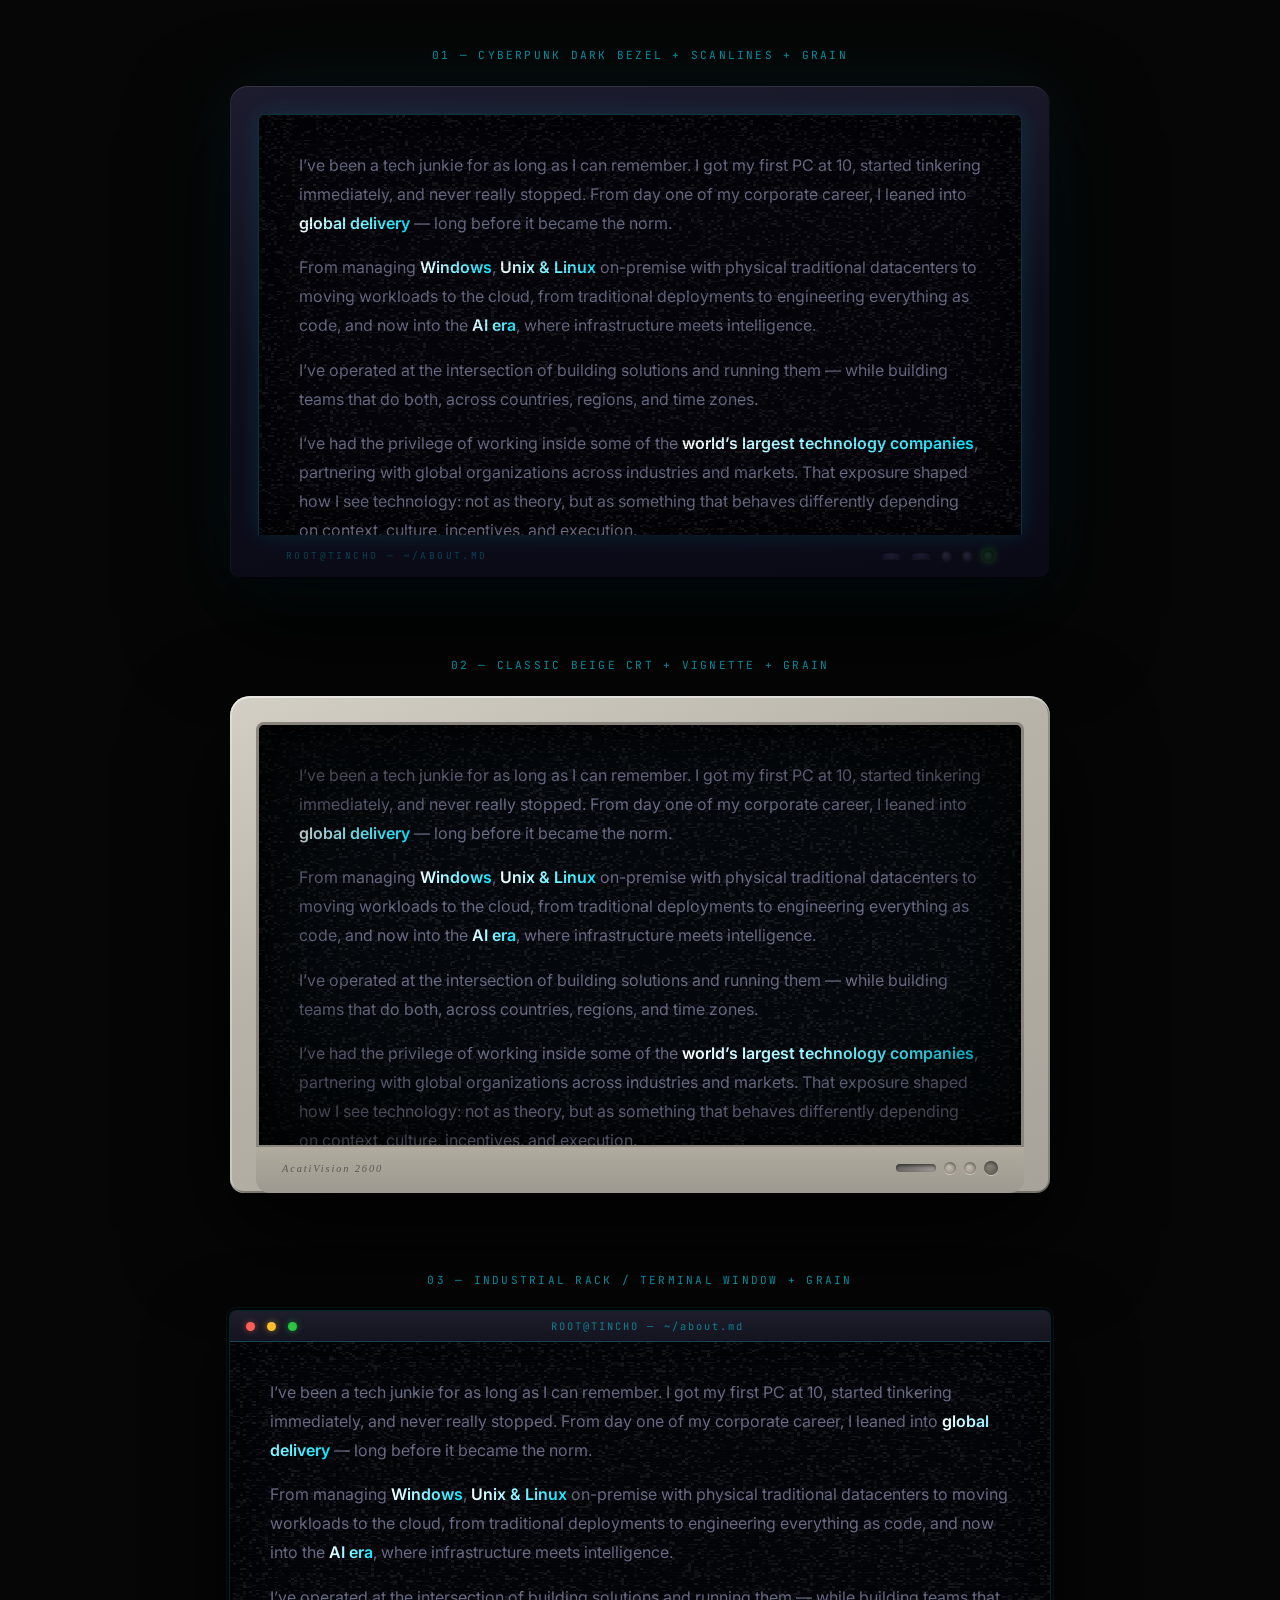
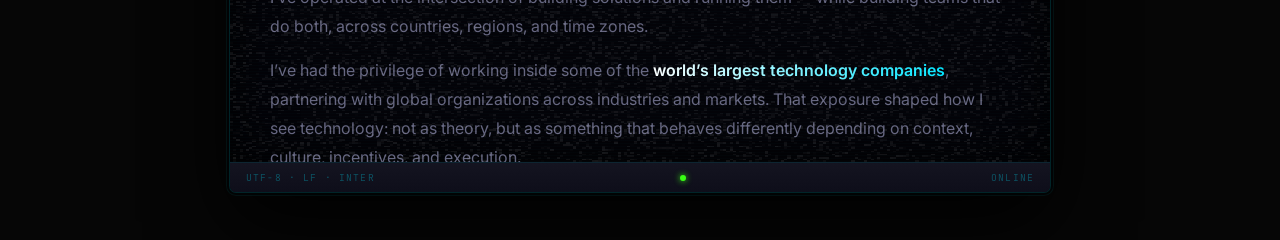
<file: monitor-demo.html>
<!DOCTYPE html>
<html lang="en">
<head>
<meta charset="UTF-8"/>
<meta name="viewport" content="width=device-width,initial-scale=1"/>
<title>Monitor Frame Demo</title>
<link rel="preconnect" href="https://fonts.googleapis.com">
<link href="https://fonts.googleapis.com/css2?family=Inter:wght@400;600&family=JetBrains+Mono:wght@400;600&display=swap" rel="stylesheet">
<style>
  :root {
    --cyan: #00e5ff;
    --magenta: #ff00de;
    --green: #39ff14;
    --text-muted: #666680;
  }
  * { box-sizing: border-box; margin: 0; padding: 0; }
  body {
    background: #060606;
    color: rgba(255,255,255,0.85);
    font-family: 'Inter', sans-serif;
    padding: 3rem 2rem;
    display: flex;
    flex-direction: column;
    gap: 5rem;
    align-items: center;
  }

  .label {
    font-family: 'JetBrains Mono', monospace;
    font-size: 0.7rem;
    color: var(--cyan);
    letter-spacing: 0.2em;
    text-transform: uppercase;
    margin-bottom: 1.5rem;
    opacity: 0.6;
    text-align: center;
  }

  /* ── About text — exact match to site ── */
  .bio p { color: var(--text-muted); font-size: 1rem; line-height: 1.8; }
  .bio p + p { margin-top: 1rem; }
  .bio strong {
    background: linear-gradient(105deg, #ffffff, #00e5ff);
    -webkit-background-clip: text;
    -webkit-text-fill-color: transparent;
    background-clip: text;
    font-weight: 600;
  }
  .bio .hl-grad {
    background: linear-gradient(105deg, #00e5ff, #ff00de);
    -webkit-background-clip: text;
    -webkit-text-fill-color: transparent;
    background-clip: text;
    font-weight: 600;
  }

  /* ── Scrollable screen content ── */
  .screen-scroll {
    max-height: 420px;
    overflow-y: auto;
    padding: 36px 40px;
    position: relative;
    z-index: 1;
  }
  .screen-scroll::-webkit-scrollbar { width: 5px; }
  .screen-scroll::-webkit-scrollbar-track { background: transparent; }
  .screen-scroll::-webkit-scrollbar-thumb {
    background: rgba(0,229,255,0.25);
    border-radius: 4px;
  }
  .screen-scroll::-webkit-scrollbar-thumb:hover {
    background: rgba(0,229,255,0.5);
  }

  /* ── Grain canvas ── */
  .screen-wrap {
    position: relative;
    overflow: hidden;
  }
  .grain-canvas {
    position: absolute;
    inset: 0;
    width: 100%;
    height: 100%;
    pointer-events: none;
    z-index: 2;
    image-rendering: pixelated;
  }

  /* ══════════════════════════════════════
     01 — CYBERPUNK DARK BEZEL
  ══════════════════════════════════════ */
  .monitor-cyber {
    width: min(820px, 96vw);
    border-radius: 18px 18px 10px 10px;
    background: linear-gradient(175deg, #1c1c2e 0%, #0e0e1c 50%, #0a0a16 100%);
    box-shadow:
      0 0 80px rgba(0,229,255,0.07),
      0 40px 100px rgba(0,0,0,0.95),
      inset 0 1px 0 rgba(255,255,255,0.1),
      inset 1px 0 0 rgba(255,255,255,0.05),
      inset -1px 0 0 rgba(0,0,0,0.5),
      inset 0 -1px 0 rgba(0,0,0,0.7);
    padding: 28px 28px 0;
  }
  .monitor-cyber .screen-wrap {
    background: #04040a;
    border-radius: 6px 6px 0 0;
    border: 1px solid rgba(0,229,255,0.22);
    border-bottom: none;
    box-shadow: inset 0 0 60px rgba(0,0,0,0.97), 0 0 25px rgba(0,229,255,0.12);
  }
  /* scanlines overlay */
  .monitor-cyber .screen-wrap::after {
    content: '';
    position: absolute;
    inset: 0;
    background: repeating-linear-gradient(
      to bottom,
      transparent 0px, transparent 3px,
      rgba(0,0,0,0.18) 3px, rgba(0,0,0,0.18) 4px
    );
    pointer-events: none;
    z-index: 3;
  }
  .monitor-cyber__chin {
    padding: 14px 28px 16px;
    display: flex;
    align-items: center;
    justify-content: space-between;
  }
  .monitor-cyber__brand {
    font-family: 'JetBrains Mono', monospace;
    font-size: 0.6rem;
    letter-spacing: 0.25em;
    color: rgba(0,229,255,0.25);
    text-transform: uppercase;
  }
  .monitor-cyber__btns { display: flex; gap: 10px; align-items: center; }
  .btn-round {
    width: 11px; height: 11px; border-radius: 50%;
    background: radial-gradient(circle at 35% 35%, #252535, #111120);
    box-shadow: inset 0 1px 3px rgba(0,0,0,0.9), 0 1px 0 rgba(255,255,255,0.04);
  }
  .btn-round--power {
    background: radial-gradient(circle at 35% 35%, #1a3028, #0a1810);
    box-shadow: 0 0 8px rgba(57,255,20,0.35), inset 0 1px 3px rgba(0,0,0,0.7);
  }
  .btn-square {
    width: 20px; height: 7px; border-radius: 2px;
    background: radial-gradient(circle at 50% 30%, #1e1e30, #0d0d1e);
    box-shadow: inset 0 1px 2px rgba(0,0,0,0.8), 0 1px 0 rgba(255,255,255,0.03);
  }

  /* ══════════════════════════════════════
     02 — CLASSIC BEIGE CRT
  ══════════════════════════════════════ */
  .monitor-beige {
    width: min(820px, 96vw);
    border-radius: 20px 20px 14px 14px;
    background: linear-gradient(160deg, #d4cfc4 0%, #b8b3a8 40%, #a8a39a 100%);
    box-shadow:
      0 40px 100px rgba(0,0,0,0.9),
      inset 0 2px 0 rgba(255,255,255,0.5),
      inset 2px 0 0 rgba(255,255,255,0.3),
      inset -2px 0 0 rgba(0,0,0,0.2),
      inset 0 -2px 0 rgba(0,0,0,0.3);
    padding: 26px 26px 0;
  }
  .monitor-beige .screen-wrap {
    background: #04080c;
    border-radius: 8px 8px 0 0;
    border: 3px solid #8a857c;
    border-bottom: none;
    box-shadow: inset 0 0 50px rgba(0,0,0,0.98), inset 4px 4px 12px rgba(0,0,0,0.8);
  }
  /* vignette */
  .monitor-beige .screen-wrap::after {
    content: '';
    position: absolute;
    inset: 0;
    background: radial-gradient(ellipse at center, transparent 50%, rgba(0,0,0,0.55) 100%);
    pointer-events: none;
    z-index: 3;
  }
  .monitor-beige__chin {
    padding: 14px 26px 18px;
    display: flex;
    align-items: center;
    justify-content: space-between;
    background: linear-gradient(180deg, #b0ab9e 0%, #9e9990 100%);
    border-radius: 0 0 14px 14px;
    border-top: 2px solid #8a857c;
  }
  .monitor-beige__brand {
    font-size: 0.65rem; letter-spacing: 0.18em;
    color: rgba(60,55,50,0.7); font-style: italic; font-family: serif;
  }
  .monitor-beige__btns { display: flex; gap: 8px; align-items: center; }
  .beige-btn {
    width: 12px; height: 12px; border-radius: 50%;
    background: radial-gradient(circle at 35% 30%, #ccc5b8, #8a8278);
    box-shadow: inset 0 2px 3px rgba(0,0,0,0.4), 0 1px 0 rgba(255,255,255,0.4);
  }
  .beige-btn--power {
    width: 14px; height: 14px;
    background: radial-gradient(circle at 35% 30%, #888075, #5a5650);
  }
  .beige-slider {
    width: 40px; height: 8px; border-radius: 4px;
    background: linear-gradient(to right, #6a6560, #9a9590);
    box-shadow: inset 0 2px 3px rgba(0,0,0,0.5);
  }

  /* ══════════════════════════════════════
     03 — INDUSTRIAL RACK
  ══════════════════════════════════════ */
  .monitor-rack {
    width: min(820px, 96vw);
    border-radius: 6px;
    background: linear-gradient(180deg, #181820 0%, #0f0f18 100%);
    box-shadow:
      0 0 0 1px rgba(0,229,255,0.15),
      0 0 0 3px rgba(0,0,0,0.8),
      0 0 0 4px rgba(0,229,255,0.06),
      0 30px 80px rgba(0,0,0,0.95);
    overflow: hidden;
  }
  .monitor-rack__topbar {
    display: flex; align-items: center; gap: 0.75rem;
    padding: 8px 16px;
    background: linear-gradient(180deg, #1e1e2c, #141420);
    border-bottom: 1px solid rgba(0,229,255,0.18);
  }
  .rack-dot { width: 9px; height: 9px; border-radius: 50%; }
  .rack-dot:nth-child(1) { background: #ff5f57; box-shadow: 0 0 6px #ff5f5788; }
  .rack-dot:nth-child(2) { background: #febc2e; box-shadow: 0 0 6px #febc2e88; }
  .rack-dot:nth-child(3) { background: #28c840; box-shadow: 0 0 6px #28c84088; }
  .rack-title {
    flex: 1; text-align: center; margin-left: -3rem;
    font-family: 'JetBrains Mono', monospace;
    font-size: 0.65rem; letter-spacing: 0.2em; color: rgba(0,229,255,0.5);
  }
  .monitor-rack .screen-wrap {
    background: #030308;
    box-shadow: inset 0 0 50px rgba(0,0,0,0.98);
  }
  /* subtle scanlines */
  .monitor-rack .screen-wrap::after {
    content: '';
    position: absolute; inset: 0;
    background: repeating-linear-gradient(
      to bottom,
      transparent 0px, transparent 2px,
      rgba(0,229,255,0.012) 2px, rgba(0,229,255,0.012) 3px
    );
    pointer-events: none; z-index: 3;
  }
  .monitor-rack__bottombar {
    padding: 8px 16px;
    background: linear-gradient(180deg, #141420, #0e0e1a);
    border-top: 1px solid rgba(0,229,255,0.1);
    display: flex; align-items: center; justify-content: space-between;
    font-family: 'JetBrains Mono', monospace;
    font-size: 0.6rem; color: rgba(0,229,255,0.3); letter-spacing: 0.12em;
  }
  .rack-led {
    width: 6px; height: 6px; border-radius: 50%;
    background: var(--green); box-shadow: 0 0 6px var(--green);
    animation: blink 2.5s steps(1) infinite;
  }
  @keyframes blink {
    0%,90%,100% { opacity: 1; }
    92% { opacity: 0; } 94% { opacity: 1; } 96% { opacity: 0; }
  }
</style>
</head>
<body>

<template id="bio-tpl">
  <div class="bio">
    <p>I&rsquo;ve been a tech junkie for as long as I can remember. I got my first PC at 10, started tinkering immediately, and never really stopped. From day one of my corporate career, I leaned into <strong>global delivery</strong> &mdash; long before it became the norm.</p>
    <p>From managing <strong>Windows</strong>, <strong>Unix &amp; Linux</strong> on-premise with physical traditional datacenters to moving workloads to the cloud, from traditional deployments to engineering everything as code, and now into the <strong>AI era</strong>, where infrastructure meets intelligence.</p>
    <p>I&rsquo;ve operated at the intersection of building solutions and running them &mdash; while building teams that do both, across countries, regions, and time zones.</p>
    <p>I&rsquo;ve had the privilege of working inside some of the <strong>world&rsquo;s largest technology companies</strong>, partnering with global organizations across industries and markets. That exposure shaped how I see technology: not as theory, but as something that behaves differently depending on context, culture, incentives, and execution.</p>
    <p>I&rsquo;m currently an <strong>Executive Technology Strategist</strong> at <span class="hl-grad">Microsoft</span>, partnering with senior business leaders to translate data, AI, cloud, and security into measurable business outcomes. Previously, I led the <strong>Customer Success Data &amp; AI</strong> organization across <strong>Spanish South America (SSA)</strong> &mdash; Argentina, Chile, Bolivia, Colombia, Ecuador, Paraguay, Peru, and Uruguay &mdash; and served as <strong>CTO</strong> and member of the subsidiary <strong>Leadership Team</strong> in <span class="hl-grad">Argentina</span>, consistently focused on aligning technology strategy with business impact.</p>
    <p>Before <span class="hl-grad">Microsoft</span>, I was <strong>Global Leader of Multicloud Platforms</strong> at <span class="hl-grad">EY</span>, building products and services across hybrid and cloud environments throughout the U.S., Europe, and Asia. Earlier, I led the firm&rsquo;s <strong>Global Unix &amp; Linux team</strong>.</p>
    <p>And before that, I built and scaled technology teams at <span class="hl-grad">IBM</span> during the early expansion of the Global Delivery Center, supporting U.S.-based clients &mdash; always from <span class="hl-grad">Argentina</span> to the world.</p>
    <p>I hold a Bachelor&rsquo;s degree in Systems Analysis from <strong>ORT Argentina</strong>, that was later complemented by executive management programs at <strong>Universidad Torcuato Di Tella</strong> &amp; <strong>Universidad de San Andr&eacute;s</strong>, where I also served as thesis advisor for the Master&rsquo;s in Digital Business program. I also currently serve as <strong>board member</strong>, <strong>technical advisor</strong>, and <strong>fractional CTO</strong> for several startups.</p>
    <p>I&rsquo;m an <strong>AI advocate</strong> &mdash; not in a hype-driven way, but with conviction. I believe AI is a transformative force that will fundamentally reshape how we work, decide, and build. That&rsquo;s why I speak frequently about its business and societal impact, participating in events and media both in Argentina and internationally &mdash; including Forbes, La Naci&oacute;n, Clar&iacute;n, &Aacute;mbito Financiero, Apertura, Information Technology, IDEA Management, Nerdearla, Campus Party, to name some.</p>
    <p>Outside the office, I&rsquo;m lucky enough to be married to <strong>Vicky</strong> and to be <strong>Miranda</strong>&rsquo;s dad 🧡</p>
    <p>We are <strong>foodies</strong> by nature and <strong>travelers</strong> by choice. We&rsquo;re really fond of receiving people at home and grilling delicious things, and we love discovering new places &amp; flavors. When we travel we&rsquo;re stubborn about one thing: remain travelers, never drift into tourist mode. That&rsquo;s how we stay curious. We try not just to visit places &mdash; we taste them. Culture can be layered, subtle, even hard to decode. But put people around a table and it gets real fast &mdash; shared plates, local markets, real conversations, at home or abroad.</p>
    <p>As <strong>Anthony Bourdain</strong> said, food is one of the most honest ways to understand people.</p>
    <p>That same mindset spills into the rest of my life. I&rsquo;m a habitual <strong>runner</strong> &mdash; no full marathon yet, but getting there sprint after sprint. I play <strong>football</strong> at a very amateur level (heavy on enthusiasm, light on talent). I&rsquo;m a <strong>coffee nerd</strong>. And I&rsquo;m unapologetically devoted to a properly made <strong>Negroni</strong> &mdash; no shortcuts, ever.</p>
    <p>Because whether it&rsquo;s work in technology, travel, sport, coffee or cocktails, I&rsquo;m drawn to things that reward patience, craft and consistency.</p>
  </div>
</template>

<!-- 01 CYBERPUNK -->
<div>
  <p class="label">01 — Cyberpunk dark bezel + scanlines + grain</p>
  <div class="monitor-cyber">
    <div class="screen-wrap" id="wrap1">
      <div class="screen-scroll" id="screen1"></div>
    </div>
    <div class="monitor-cyber__chin">
      <span class="monitor-cyber__brand">ROOT@TINCHO — ~/about.md</span>
      <div class="monitor-cyber__btns">
        <div class="btn-square"></div><div class="btn-square"></div>
        <div class="btn-round"></div><div class="btn-round"></div>
        <div class="btn-round btn-round--power"></div>
      </div>
    </div>
  </div>
</div>

<!-- 02 BEIGE -->
<div>
  <p class="label">02 — Classic beige CRT + vignette + grain</p>
  <div class="monitor-beige">
    <div class="screen-wrap" id="wrap2">
      <div class="screen-scroll" id="screen2"></div>
    </div>
    <div class="monitor-beige__chin">
      <span class="monitor-beige__brand">AcatiVision 2600</span>
      <div class="monitor-beige__btns">
        <div class="beige-slider"></div>
        <div class="beige-btn"></div><div class="beige-btn"></div>
        <div class="beige-btn beige-btn--power"></div>
      </div>
    </div>
  </div>
</div>

<!-- 03 RACK -->
<div>
  <p class="label">03 — Industrial rack / terminal window + grain</p>
  <div class="monitor-rack">
    <div class="monitor-rack__topbar">
      <div class="rack-dot"></div><div class="rack-dot"></div><div class="rack-dot"></div>
      <span class="rack-title">ROOT@TINCHO — ~/about.md</span>
    </div>
    <div class="screen-wrap" id="wrap3">
      <div class="screen-scroll" id="screen3"></div>
    </div>
    <div class="monitor-rack__bottombar">
      <span>UTF-8 · LF · INTER</span>
      <div class="rack-led"></div>
      <span>ONLINE</span>
    </div>
  </div>
</div>

<script>
  // Inject bio text into each screen
  ['screen1','screen2','screen3'].forEach(id => {
    const tpl = document.getElementById('bio-tpl').content.cloneNode(true)
    document.getElementById(id).appendChild(tpl)
  })

  // Add grain canvas to each screen-wrap
  function addGrain(wrapId) {
    const wrap = document.getElementById(wrapId)
    const canvas = document.createElement('canvas')
    canvas.className = 'grain-canvas'
    canvas.width = 256; canvas.height = 256
    wrap.appendChild(canvas)
    const ctx = canvas.getContext('2d')
    let tick = 0
    ;(function draw() {
      requestAnimationFrame(draw)
      if (++tick % 3 !== 0) return
      const img = ctx.createImageData(256, 256)
      const d = img.data
      for (let i = 0; i < d.length; i += 4) {
        d[i] = d[i+1] = d[i+2] = 255
        d[i+3] = Math.random() < 0.3 ? Math.floor(Math.random() * 22) : 0
      }
      ctx.putImageData(img, 0, 0)
    })()
  }

  ['wrap1','wrap2','wrap3'].forEach(addGrain)
</script>
</body>
</html>
</file>
<file: style.css>
/* ============================================================
   DESIGN TOKENS — RETRO CYBERPUNK
   ============================================================ */
:root {
  --color-bg:         #080808;
  --color-surface:    #0d0d0d;
  --color-surface-2:  #131313;
  --color-border:     #1a1a2e;
  --color-cyan:       #00e5ff;
  --color-magenta:    #ff00c8;
  --color-green:      #00ff41;
  --color-text:       #e0e0e0;
  --color-text-muted: #666680;

  --glow-cyan:    0 0 8px #00e5ff, 0 0 20px rgba(0,229,255,0.4);
  --glow-magenta: 0 0 8px #ff00c8, 0 0 20px rgba(255,0,200,0.4);
  --glow-green:   0 0 6px #00ff41, 0 0 14px rgba(0,255,65,0.3);

  --font-body: 'Inter', system-ui, sans-serif;
  --font-mono: 'JetBrains Mono', 'Fira Code', 'Courier New', monospace;

  --container-max: 1100px;
  --radius:        4px;

  --transition:      200ms ease;
  --transition-slow: 400ms ease;
}

/* ============================================================
   RESET & BASE
   ============================================================ */
*, *::before, *::after {
  box-sizing: border-box;
  margin: 0;
  padding: 0;
}

html { scroll-behavior: smooth; }

body {
  background-color: var(--color-bg);
  color: var(--color-text);
  font-family: var(--font-body);
  font-size: 1rem;
  line-height: 1.7;
  -webkit-font-smoothing: antialiased;
  background-image: repeating-linear-gradient(
    0deg,
    transparent,
    transparent 2px,
    rgba(0,0,0,0.08) 2px,
    rgba(0,0,0,0.08) 4px
  );
}

img { max-width: 100%; height: auto; display: block; }

a { color: var(--color-cyan); text-decoration: none; transition: color var(--transition); }
a:hover { color: #fff; }

ul { list-style: none; }

.container {
  max-width: var(--container-max);
  margin-inline: auto;
  padding-inline: 1.5rem;
}

/* ============================================================
   STICKY HEADER & NAV
   ============================================================ */
.site-header {
  position: sticky;
  top: 0;
  z-index: 100;
  background: rgba(8, 8, 8, 0.92);
  backdrop-filter: blur(10px);
}

#nav-interference {
  position: absolute;
  inset: 0;
  width: 100%;
  height: 100%;
  pointer-events: none;
  z-index: 0;
  opacity: 0.6;
  image-rendering: pixelated;
}

#footer-noise {
  position: absolute;
  inset: 0;
  width: 100%;
  height: 100%;
  pointer-events: none;
  z-index: 0;
  opacity: 0.35;
  mix-blend-mode: screen;
  image-rendering: pixelated;
}


/* shimmer border — bright spot travels left → right on the bottom line */
.site-header::after {
  content: '';
  position: absolute;
  bottom: 0;
  left: 0;
  right: 0;
  height: 1px;
  background: linear-gradient(90deg,
    rgba(0,229,255,0.25) 0%,
    rgba(0,229,255,0.9)  35%,
    rgba(255,0,222,0.85) 50%,
    rgba(0,229,255,0.9)  65%,
    rgba(0,229,255,0.25) 100%
  );
  background-size: 200% 100%;
  animation: nav-shimmer 3s linear infinite;
  pointer-events: none;
  z-index: 2;
}


@keyframes nav-shimmer {
  0%   { background-position: 100% 0; }
  100% { background-position: -100% 0; }
}

.nav {
  display: flex;
  align-items: center;
  justify-content: space-between;
  height: 56px;
  position: relative;
  z-index: 1;
}

.nav__logo {
  font-family: var(--font-mono);
  font-weight: 700;
  font-size: 1.45rem;
  color: var(--color-cyan);
  letter-spacing: 0.1em;
  text-shadow: var(--glow-cyan);
}

.nav__logo::after {
  content: '_';
  animation: blink 1s step-end infinite;
  color: var(--color-cyan);
}

.nav__logo:hover { color: var(--color-cyan); text-decoration: none; }

.nav__menu { display: flex; gap: 2rem; }

.nav__menu a {
  font-family: var(--font-mono);
  font-size: 0.8125rem;
  color: var(--color-text-muted);
  text-transform: uppercase;
  letter-spacing: 0.08em;
  transition: color var(--transition), text-shadow var(--transition);
}

.nav__menu a::before {
  content: '> ';
  color: var(--color-cyan);
  opacity: 0;
  transition: opacity var(--transition);
}

.nav__menu a:hover,
.nav__menu a.is-active {
  color: var(--color-cyan);
  text-shadow: var(--glow-cyan);
  animation: nav-glitch 2s steps(1) infinite;
}

@keyframes nav-glitch {
  0%, 89%, 100% { transform: none; text-shadow: var(--glow-cyan); }
  90% { transform: skewX(-4deg) translateX(2px);  text-shadow: -2px 0 var(--color-magenta), 2px 0 var(--color-cyan); }
  91% { transform: skewX(3deg)  translateX(-1.5px); text-shadow: 2px 0 var(--color-magenta), -2px 0 var(--color-cyan); }
  92% { transform: none;        text-shadow: var(--glow-cyan); }
  94% { transform: translateX(1.5px) scaleX(1.01); text-shadow: -1px 0 var(--color-magenta), 1px 0 var(--color-green); }
  95% { transform: none;        text-shadow: var(--glow-cyan); }
}

.nav__menu a:hover::before,
.nav__menu a.is-active::before { opacity: 1; }

.nav__toggle {
  display: none;
  flex-direction: column;
  gap: 5px;
  background: none;
  border: none;
  cursor: pointer;
  padding: 0.5rem;
}

.nav__toggle span {
  display: block;
  width: 22px;
  height: 2px;
  background: var(--color-cyan);
  box-shadow: var(--glow-cyan);
  transition: transform var(--transition), opacity var(--transition);
}

.lang-toggle {
  display: flex;
  align-items: center;
  gap: 4px;
  margin-left: 1.25rem;
  flex-shrink: 0;
}
.lang-toggle__btn {
  background: none;
  border: none;
  cursor: pointer;
  font-family: inherit;
  font-size: 0.7rem;
  font-weight: 600;
  letter-spacing: 0.08em;
  color: rgba(255,255,255,0.35);
  padding: 2px 4px;
  transition: color 0.2s;
}
.lang-toggle__btn:hover { color: rgba(255,255,255,0.7); }
.lang-toggle__btn.active { color: #00e5ff; }
.lang-toggle__sep {
  font-size: 0.65rem;
  color: rgba(255,255,255,0.2);
  pointer-events: none;
}

/* ============================================================
   HERO
   ============================================================ */
.hero {
  min-height: calc(100vh - 56px);
  display: flex;
  align-items: center;
  position: relative;
  overflow: hidden;
  border-bottom: 1px solid rgba(0,229,255,0.2);
}

#hero-particles {
  position: fixed;
  inset: 0;
  width: 100%;
  height: 100%;
  pointer-events: none;
  z-index: 2;
  mix-blend-mode: screen;
  opacity: 0.65;
}

.hero::before {
  content: '';
  position: absolute;
  inset: 0;
  background-image:
    linear-gradient(rgba(0,229,255,0.07) 1px, transparent 1px),
    linear-gradient(90deg, rgba(0,229,255,0.07) 1px, transparent 1px);
  background-size: 40px 40px;
  mask-image: radial-gradient(ellipse at 50% 0%, black 30%, transparent 80%);
  -webkit-mask-image: radial-gradient(ellipse at 50% 0%, black 30%, transparent 80%);
  pointer-events: none;
}

.hero::after {
  content: '';
  position: absolute;
  top: -100px;
  left: -100px;
  width: 500px;
  height: 500px;
  background: radial-gradient(circle, rgba(0,229,255,0.08) 0%, transparent 65%);
  pointer-events: none;
}

.hero__inner {
  display: grid;
  grid-template-columns: 1fr auto;
  gap: 4rem;
  align-items: center;
  padding-block: 5rem;
  position: relative;
  z-index: 1;
}

.hero__eyebrow {
  font-family: var(--font-mono);
  color: var(--color-green);
  font-size: 0.75rem;
  text-transform: uppercase;
  letter-spacing: 0.15em;
  margin-bottom: 1.75rem;
  text-shadow: var(--glow-green);
}
.hero__eyebrow::before { content: '> '; }

.hero__name {
  font-size: clamp(2.5rem, 6vw, 3.75rem);
  font-weight: 700;
  letter-spacing: -0.02em;
  line-height: 1.05;
  margin-bottom: 1.75rem;
  background: linear-gradient(105deg, #ffffff 0%, #00e5ff 48%, #ff00de 100%);
  -webkit-background-clip: text;
  -webkit-text-fill-color: transparent;
  background-clip: text;
  animation: glitch 4s infinite;
}

.hero__tagline {
  color: var(--color-text-muted);
  font-family: var(--font-mono);
  font-size: 0.875rem;
  line-height: 1.7;
  max-width: 48ch;
  margin-bottom: 2.5rem;
  border-left: 2px solid var(--color-magenta);
  padding-left: 1rem;
}

.hero__badges { display: flex; gap: 0.4rem; flex-wrap: nowrap; }

.badge {
  display: inline-flex;
  align-items: center;
  gap: 0.3rem;
  background: transparent;
  border: 1px solid rgba(0,229,255,0.4);
  color: var(--color-cyan);
  padding: 0.3rem 0.55rem;
  font-family: var(--font-mono);
  font-size: 0.68rem;
  font-weight: 500;
  text-transform: uppercase;
  letter-spacing: 0.04em;
  white-space: nowrap;
  transition: all var(--transition);
  clip-path: polygon(6px 0%, 100% 0%, calc(100% - 6px) 100%, 0% 100%);
}

.badge:hover {
  background: rgba(0,229,255,0.1);
  border-color: var(--color-cyan);
  box-shadow: var(--glow-cyan);
  color: #fff;
  text-decoration: none;
}

/* ---- PROFILE PHOTO ---- */
.hero__photo-wrap {
  position: relative;
  flex-shrink: 0;
}

.hero__photo {
  width: 420px;
  height: 420px;
  object-fit: cover;
  object-position: center top;
  display: block;
  position: relative;
  z-index: 1;
  clip-path: polygon(12px 0%, 100% 0%, calc(100% - 12px) 100%, 0% 100%);
  filter: saturate(1.1) contrast(1.05);
}

.hero__photo-wrap::before {
  content: '';
  position: absolute;
  inset: -3px;
  background: linear-gradient(135deg, var(--color-cyan), var(--color-magenta), var(--color-cyan));
  clip-path: polygon(12px 0%, 100% 0%, calc(100% - 12px) 100%, 0% 100%);
  z-index: 0;
  animation: borderRotate 4s linear infinite;
}

.hero__photo-wrap::after {
  content: '';
  position: absolute;
  inset: 4px;
  border: 1px solid rgba(0,229,255,0.3);
  clip-path: polygon(12px 0%, 100% 0%, calc(100% - 12px) 100%, 0% 100%);
  z-index: 2;
  pointer-events: none;
}

/* ---- PROFILE GLITCH VIDEO OVERLAY ---- */
.hero__glitch-video {
  position: absolute;
  inset: 0;
  width: 100%;
  height: 100%;
  object-fit: cover;
  object-position: center top;
  clip-path: polygon(12px 0%, 100% 0%, calc(100% - 12px) 100%, 0% 100%);
  z-index: 2;
  opacity: 0;
  transition: opacity 0.15s ease;
  pointer-events: none;
}
.hero__photo-wrap:hover .hero__glitch-video {
  opacity: 1;
}
@media (prefers-reduced-motion: reduce) {
  .hero__glitch-video { display: none; }
}

.hero__photo-scan {
  position: absolute;
  inset: 0;
  z-index: 3;
  background: repeating-linear-gradient(
    0deg,
    transparent,
    transparent 3px,
    rgba(0,0,0,0.12) 3px,
    rgba(0,0,0,0.12) 4px
  );
  clip-path: polygon(12px 0%, 100% 0%, calc(100% - 12px) 100%, 0% 100%);
  pointer-events: none;
}

/* ============================================================
   SECTION SHARED
   ============================================================ */
.section { padding-block: 5rem; }

.section__title {
  font-family: var(--font-mono);
  font-size: 1.375rem;
  font-weight: 700;
  letter-spacing: 0.05em;
  text-transform: uppercase;
  margin-bottom: 1rem;
  color: var(--color-cyan);
  text-shadow: var(--glow-cyan);
  padding-bottom: 1rem;
  position: relative;
}
.section__title::before {
  content: '>_ ';
  color: var(--color-magenta);
  text-shadow: var(--glow-magenta);
  display: inline-block;
  width: 3ch;
  animation: prompt-blink 1s step-end infinite;
}
.section__title::after {
  content: '';
  position: absolute;
  bottom: 0;
  left: 0;
  width: 100%;
  height: 1px;
  background: linear-gradient(90deg, var(--color-cyan), transparent);
}

/* per-section glitch — only the text span, not ::before prompt or ::after underline */
.about           .section__title > span { animation: glitch-about    3s infinite; }
.speaking        .section__title > span { animation: glitch-speaking 3s 0.4s infinite; }
.news            .section__title > span { animation: glitch-news     3s 0.8s infinite; }
.podcast-section .section__title > span { animation: glitch-podcast  3s 1.6s infinite; }
.contact-section .section__title > span { animation: glitch-contact  3s 2.0s infinite; }

.section__subtitle {
  font-family: var(--font-mono);
  color: var(--color-text-muted);
  font-size: 0.875rem;
  margin-bottom: 3rem;
  max-width: 58ch;
}

/* ============================================================
   ABOUT
   ============================================================ */
.about {
  position: relative;
  z-index: 1;
  background: var(--color-surface);
  border-top: 1px solid rgba(0,229,255,0.1);
  border-bottom: 1px solid rgba(0,229,255,0.1);
}

#about-noise {
  position: absolute;
  inset: 0;
  width: 100%;
  height: 100%;
  pointer-events: none;
  z-index: 4;
  image-rendering: pixelated;
  mix-blend-mode: screen;
  opacity: 0.5;
}

.about__grid {
  display: block;
}

.about__bio p { color: var(--color-text-muted); font-size: 1rem; line-height: 1.8; }
.about__bio p + p { margin-top: 1rem; }
.about__bio strong {
  background: linear-gradient(105deg, #ffffff, #00e5ff);
  -webkit-background-clip: text;
  -webkit-text-fill-color: transparent;
  background-clip: text;
  font-weight: 600;
}
.about__bio .hl-m  { color: var(--color-magenta); font-weight: 600; }
.about__bio .hl-grad {
  background: linear-gradient(105deg, #00e5ff, #ff00de);
  -webkit-background-clip: text;
  -webkit-text-fill-color: transparent;
  background-clip: text;
  font-weight: 700;
}

/* ── Monitor Cyber frame (About Me) ── */
.monitor-cyber {
  width: 100%;
  border-radius: 18px 18px 10px 10px;
  background: linear-gradient(175deg, #1c1c2e 0%, #0e0e1c 50%, #0a0a16 100%);
  box-shadow:
    0 0 80px rgba(0,229,255,0.07),
    0 40px 100px rgba(0,0,0,0.95),
    inset 0 1px 0 rgba(255,255,255,0.1),
    inset 1px 0 0 rgba(255,255,255,0.05),
    inset -1px 0 0 rgba(0,0,0,0.5),
    inset 0 -1px 0 rgba(0,0,0,0.7);
  padding: 28px 28px 0;
  position: relative;
  z-index: 2;
}
.monitor-cyber .screen-wrap {
  background: #04040a;
  border-radius: 6px 6px 0 0;
  border: 1px solid rgba(0,229,255,0.22);
  border-bottom: none;
  box-shadow: inset 0 0 60px rgba(0,0,0,0.97), 0 0 25px rgba(0,229,255,0.12);
  position: relative;
  overflow: hidden;
}
.monitor-cyber .screen-wrap::after {
  content: '';
  position: absolute;
  inset: 0;
  background: repeating-linear-gradient(
    to bottom,
    transparent 0px, transparent 3px,
    rgba(0,0,0,0.18) 3px, rgba(0,0,0,0.18) 4px
  );
  pointer-events: none;
  z-index: 3;
}
.monitor-cyber__chin {
  padding: 14px 28px 16px;
  display: flex;
  align-items: center;
  justify-content: space-between;
}
.monitor-cyber__brand {
  font-family: 'JetBrains Mono', 'Courier New', monospace;
  font-size: 0.6rem;
  letter-spacing: 0.25em;
  color: rgba(0,229,255,0.25);
  text-transform: uppercase;
}
.monitor-cyber__btns { display: flex; gap: 10px; align-items: center; }
.btn-round {
  width: 11px; height: 11px; border-radius: 50%;
  background: radial-gradient(circle at 35% 35%, #252535, #111120);
  box-shadow: inset 0 1px 3px rgba(0,0,0,0.9), 0 1px 0 rgba(255,255,255,0.04);
}
.btn-round--power {
  background: radial-gradient(circle at 35% 35%, #1a3028, #0a1810);
  box-shadow: 0 0 8px rgba(57,255,20,0.35), inset 0 1px 3px rgba(0,0,0,0.7);
}
.btn-square {
  width: 20px; height: 7px; border-radius: 2px;
  background: radial-gradient(circle at 50% 30%, #1e1e30, #0d0d1e);
  box-shadow: inset 0 1px 2px rgba(0,0,0,0.8), 0 1px 0 rgba(255,255,255,0.03);
}
.screen-scroll {
  max-height: 540px;
  overflow-y: auto;
  padding: 36px 40px;
  position: relative;
  z-index: 1;
}
.screen-scroll::-webkit-scrollbar { width: 5px; }
.screen-scroll::-webkit-scrollbar-track { background: transparent; }
.screen-scroll::-webkit-scrollbar-thumb {
  background: rgba(0,229,255,0.25);
  border-radius: 4px;
}
.screen-scroll::-webkit-scrollbar-thumb:hover { background: rgba(0,229,255,0.5); }

.about__highlights { display: flex; flex-direction: column; gap: 1rem; }

.highlight-card {
  background: var(--color-bg);
  border: 1px solid rgba(0,229,255,0.25);
  border-left: 3px solid var(--color-cyan);
  padding: 1.25rem;
  text-align: center;
  transition: box-shadow var(--transition);
  clip-path: polygon(0 0, calc(100% - 8px) 0, 100% 8px, 100% 100%, 8px 100%, 0 calc(100% - 8px));
}
.highlight-card:hover {
  box-shadow: inset 0 0 20px rgba(0,229,255,0.05), var(--glow-cyan);
}

.highlight-card__number {
  display: block;
  font-family: var(--font-mono);
  font-size: 1.875rem;
  font-weight: 700;
  color: var(--color-cyan);
  text-shadow: var(--glow-cyan);
  line-height: 1;
  margin-bottom: 0.375rem;
}
.highlight-card__label {
  font-family: var(--font-mono);
  font-size: 0.6875rem;
  color: var(--color-text-muted);
  text-transform: uppercase;
  letter-spacing: 0.1em;
}

/* ============================================================
   PUBLIC SPEAKING PHOTO GRID
   ============================================================ */
.speaking {
  border-top: 1px solid rgba(255,0,200,0.15);
  border-bottom: 1px solid rgba(255,0,200,0.15);
  position: relative;
}

#speaking-stars {
  position: fixed;
  inset: 0;
  width: 100%;
  height: 100%;
  pointer-events: none;
  z-index: 1;
  mix-blend-mode: screen;
  opacity: 0.4;
}

.speaking .container {
  position: relative;
  z-index: 1;
}

/* ── SPEAKING — Scattered Polaroids ── */
.table-board {
  background: linear-gradient(135deg, #0a0c0f 0%, #0c0f14 100%);
  border: 1px solid rgba(255,255,255,0.05);
  padding: 2.5rem 2rem;
}

.scattered-grid {
  display: grid;
  grid-template-columns: repeat(auto-fill, minmax(190px, 1fr));
  gap: 1.6rem 1.4rem;
}

.polaroid-d {
  background: #f2ede4;
  padding: 9px 9px 46px 9px;
  transform: rotate(var(--rot-d, 0deg)) translateY(var(--ty-d, 0px));
  box-shadow: 3px 6px 18px rgba(0,0,0,0.6), 0 1px 3px rgba(0,0,0,0.4);
  transition: transform 0.3s cubic-bezier(0.2,0,0,1.3), box-shadow 0.3s ease;
  cursor: default; position: relative;
}
.polaroid-d:nth-child(1)  { --rot-d:-3.5deg; --ty-d:4px; }
.polaroid-d:nth-child(2)  { --rot-d:2deg;    --ty-d:-2px; }
.polaroid-d:nth-child(3)  { --rot-d:-1.2deg; --ty-d:6px; }
.polaroid-d:nth-child(4)  { --rot-d:3.8deg;  --ty-d:-4px; }
.polaroid-d:nth-child(5)  { --rot-d:-2.7deg; --ty-d:2px; }
.polaroid-d:nth-child(6)  { --rot-d:1.5deg;  --ty-d:-6px; }
.polaroid-d:nth-child(7)  { --rot-d:-4deg;   --ty-d:3px; }
.polaroid-d:nth-child(8)  { --rot-d:2.2deg;  --ty-d:-1px; }
.polaroid-d:nth-child(9)  { --rot-d:-1.8deg; --ty-d:5px; }
.polaroid-d:nth-child(10) { --rot-d:3.2deg;  --ty-d:-3px; }
.polaroid-d:nth-child(11) { --rot-d:-2deg;   --ty-d:4px; }
.polaroid-d:nth-child(12) { --rot-d:1deg;    --ty-d:-5px; }
.polaroid-d:nth-child(13) { --rot-d:-3deg;   --ty-d:2px; }
.polaroid-d:nth-child(14) { --rot-d:2.5deg;  --ty-d:-4px; }
.polaroid-d:nth-child(15) { --rot-d:-1.5deg; --ty-d:6px; }
.polaroid-d:nth-child(16) { --rot-d:3.5deg;  --ty-d:-2px; }
.polaroid-d:nth-child(17) { --rot-d:-2.3deg; --ty-d:3px; }
.polaroid-d:nth-child(18) { --rot-d:1.8deg;  --ty-d:-5px; }
.polaroid-d:nth-child(19) { --rot-d:-3.8deg; --ty-d:4px; }
.polaroid-d:nth-child(20) { --rot-d:2.7deg;  --ty-d:-3px; }
.polaroid-d:nth-child(21) { --rot-d:-1.2deg; --ty-d:5px; }
.polaroid-d:nth-child(22) { --rot-d:3deg;    --ty-d:-1px; }
.polaroid-d:nth-child(23) { --rot-d:-2.5deg; --ty-d:2px; }
.polaroid-d:nth-child(24) { --rot-d:1.5deg;  --ty-d:-6px; }
.polaroid-d:nth-child(25) { --rot-d:-3.2deg; --ty-d:3px; }
.polaroid-d:nth-child(26) { --rot-d:2.1deg;  --ty-d:-4px; }
.polaroid-d:nth-child(27) { --rot-d:-1.7deg; --ty-d:5px; }
.polaroid-d:nth-child(28) { --rot-d:3.4deg;  --ty-d:-2px; }
.polaroid-d:nth-child(29) { --rot-d:-2.8deg; --ty-d:3px; }
.polaroid-d:nth-child(30) { --rot-d:1.3deg;  --ty-d:-5px; }
.polaroid-d:nth-child(31) { --rot-d:-3.6deg; --ty-d:4px; }
.polaroid-d:nth-child(32) { --rot-d:2.4deg;  --ty-d:-1px; }
.polaroid-d:nth-child(33) { --rot-d:-1.1deg; --ty-d:6px; }
.polaroid-d:nth-child(34) { --rot-d:3.1deg;  --ty-d:-3px; }
.polaroid-d:nth-child(35) { --rot-d:-2.6deg; --ty-d:2px; }
.polaroid-d:nth-child(36) { --rot-d:1.9deg;  --ty-d:-5px; }
.polaroid-d:nth-child(37) { --rot-d:-3.3deg; --ty-d:4px; }
.polaroid-d:nth-child(38) { --rot-d:2.6deg;  --ty-d:-2px; }
.polaroid-d:nth-child(39) { --rot-d:-1.4deg; --ty-d:5px; }
.polaroid-d:nth-child(40) { --rot-d:3.7deg;  --ty-d:-3px; }
.polaroid-d:nth-child(41) { --rot-d:-2.2deg; --ty-d:3px; }
.polaroid-d:nth-child(42) { --rot-d:1.6deg;  --ty-d:-6px; }
.polaroid-d:nth-child(43) { --rot-d:-3.9deg; --ty-d:4px; }
.polaroid-d:nth-child(44) { --rot-d:2.3deg;  --ty-d:-1px; }
.polaroid-d:nth-child(45) { --rot-d:-1.8deg; --ty-d:4px; }
.polaroid-d:nth-child(46) { --rot-d:3.2deg;  --ty-d:-3px; }
.polaroid-d:nth-child(47) { --rot-d:-2.5deg; --ty-d:5px; }
.polaroid-d:nth-child(48) { --rot-d:1.7deg;  --ty-d:-2px; }
.polaroid-d:nth-child(49) { --rot-d:-3.1deg; --ty-d:3px; }

.polaroid-d:hover {
  transform: rotate(0deg) scale(1.05) translateY(-8px);
  box-shadow: 6px 20px 50px rgba(0,0,0,0.7), 0 4px 12px rgba(0,0,0,0.5);
  z-index: 10;
}
.polaroid-d img {
  width: 100%; aspect-ratio: 4/3; object-fit: cover; display: block;
  filter: sepia(0.2) contrast(1.08) brightness(0.88) saturate(0.85);
  transition: filter 0.3s ease;
}
.polaroid-d:hover img { filter: sepia(0) contrast(1.05) brightness(1) saturate(1); }
.polaroid-d figcaption {
  font-family: 'Caveat', cursive;
  font-size: 1.05rem; font-weight: 600;
  color: #3a2a18; text-align: center;
  padding-top: 6px; line-height: 1.2;
}
.polaroid-d::after {
  content: '';
  position: absolute; bottom: 0; right: 0;
  width: 0; height: 0;
  border-style: solid;
  border-width: 0 0 14px 14px;
  border-color: transparent transparent rgba(0,0,0,0.12) transparent;
}
@media (max-width: 900px) { .scattered-grid { grid-template-columns: repeat(auto-fill, minmax(155px, 1fr)); gap: 1.2rem 1rem; } }
@media (max-width: 480px)  { .scattered-grid { grid-template-columns: repeat(2, 1fr); gap: 1rem 0.8rem; } }

/* ============================================================
   IN THE NEWS — ACCORDION
   ============================================================ */
.news {
  background: var(--color-surface);
  border-top: 1px solid rgba(0,229,255,0.1);
}

.accordion { display: flex; flex-direction: column; gap: 0.375rem; }

.accordion__item {
  border: 1px solid rgba(0,229,255,0.2);
  background: var(--color-bg);
  clip-path: polygon(0 0, calc(100% - 10px) 0, 100% 10px, 100% 100%, 10px 100%, 0 calc(100% - 10px));
}

.accordion__trigger {
  width: 100%;
  display: flex;
  justify-content: space-between;
  align-items: center;
  padding: 1rem 1.5rem;
  background: transparent;
  border: none;
  color: var(--color-text);
  font-family: var(--font-mono);
  font-size: 1rem;
  font-weight: 600;
  cursor: pointer;
  transition: background var(--transition);
  text-align: left;
}
.accordion__trigger:hover { background: rgba(0,229,255,0.05); }

.accordion__year {
  color: var(--color-cyan);
  text-shadow: var(--glow-cyan);
  letter-spacing: 0.1em;
}
.accordion__year::before { content: '[ '; color: var(--color-text-muted); }
.accordion__year::after  { content: ' ]'; color: var(--color-text-muted); }

.accordion__icon {
  flex-shrink: 0;
  transition: transform var(--transition);
  color: var(--color-magenta);
}
.accordion__trigger[aria-expanded="true"] .accordion__icon { transform: rotate(180deg); }

.accordion__panel {
  padding: 1rem 1.5rem 1.5rem;
  border-top: 1px solid rgba(0,229,255,0.1);
}
.accordion__panel[hidden] { display: none; }

.news-links { display: flex; flex-direction: column; gap: 0.75rem; }

.news-link {
  color: var(--color-text-muted);
  font-size: 0.9rem;
  transition: color var(--transition);
  display: inline-block;
}
.news-link::before { content: '→ '; color: var(--color-magenta); font-family: var(--font-mono); }
.news-link:hover {
  color: var(--color-cyan);
  animation: news-link-glitch 0.45s steps(1) infinite;
}

@keyframes news-link-glitch {
  0%, 55%, 100% {
    text-shadow: var(--glow-cyan);
    transform: none;
    opacity: 1;
  }
  60% {
    text-shadow: -2px 0 var(--color-magenta), 2px 0 var(--color-cyan);
    transform: skewX(-2deg) translateX(1.5px);
    opacity: 0.95;
  }
  65% {
    text-shadow: 2px 0 var(--color-magenta), -2px 0 var(--color-cyan);
    transform: skewX(1.5deg) translateX(-1px) scaleX(1.01);
    opacity: 1;
  }
  70% {
    text-shadow: var(--glow-cyan);
    transform: none;
  }
  75% {
    text-shadow: -3px 0 var(--color-magenta), 3px 0 var(--color-green);
    transform: skewX(-2.5deg) translateX(2px);
    opacity: 0.9;
  }
  80% {
    text-shadow: 3px 0 var(--color-cyan), -2px 0 var(--color-magenta);
    transform: skewX(2deg) translateX(-1.5px) scaleX(1.01);
    opacity: 1;
  }
}

.news-source {
  font-family: var(--font-mono);
  font-size: 0.75rem;
  color: rgba(0,229,255,0.4);
  margin-left: 0.375rem;
}

/* ============================================================
   FOOTER
   ============================================================ */
.footer {
  border-top: 1px solid rgba(0,229,255,0.25);
  box-shadow: 0 -1px 0 rgba(0,229,255,0.1);
  padding-block: 1.25rem;
  text-align: center;
  background: var(--color-surface);
  position: relative;
}

.footer__inner { position: relative; z-index: 1; display: flex; flex-direction: column; align-items: center; gap: 0.875rem; }
.footer__name {
  font-family: var(--font-mono);
  font-size: 1.125rem;
  font-weight: 700;
  color: var(--color-cyan);
  text-shadow: var(--glow-cyan);
  letter-spacing: 0.05em;
}
.footer__role {
  font-family: var(--font-mono);
  color: var(--color-text-muted);
  font-size: 0.8rem;
  text-transform: uppercase;
  letter-spacing: 0.08em;
}
.footer__links { display: flex; gap: 1.5rem; flex-wrap: wrap; justify-content: center; }
.footer__links a {
  font-family: var(--font-mono);
  color: var(--color-text-muted);
  font-size: 0.8rem;
  text-transform: uppercase;
  letter-spacing: 0.06em;
  transition: color var(--transition), text-shadow var(--transition);
}
.footer__links a:hover { color: var(--color-cyan); text-shadow: var(--glow-cyan); }
.footer__copy { font-family: var(--font-mono); color: rgba(255,255,255,0.75); font-size: 0.75rem; }
#footer-name { animation: glitch 4s infinite; }
.footer__terminal-link {
  color: rgba(255,255,255,0.2);
  text-decoration: none;
  margin-left: 0.4em;
  font-size: 1rem;
  transition: color var(--transition), text-shadow var(--transition);
  vertical-align: middle;
}
.footer__terminal-link:hover {
  color: var(--color-cyan);
  text-shadow: var(--glow-cyan);
}

/* ============================================================
   ANIMATIONS
   ============================================================ */
@keyframes blink {
  0%, 100% { opacity: 1; }
  50%       { opacity: 0; }
}

@keyframes prompt-blink {
  0%, 49%   { content: '>_ '; }
  50%, 100% { content: '>  '; }
}

@keyframes glitch {
  0%, 85%, 100% {
    text-shadow: 0 0 30px rgba(0,229,255,0.3);
    transform: none;
    opacity: 1;
  }
  86% {
    text-shadow: -2px 0 var(--color-magenta), 2px 0 var(--color-cyan);
    transform: skewX(-2deg) translateX(1.5px);
    opacity: 0.95;
  }
  87% {
    text-shadow: 2px 0 var(--color-magenta), -2px 0 var(--color-cyan);
    transform: skewX(1.5deg) translateX(-1px) scaleX(1.01);
    opacity: 1;
  }
  88% {
    text-shadow: 0 0 30px rgba(0,229,255,0.3);
    transform: none;
  }
  89% {
    text-shadow: -3px 0 var(--color-magenta), 3px 0 var(--color-green);
    transform: skewX(-2.5deg) translateX(2px);
    opacity: 0.92;
  }
  90% {
    text-shadow: 3px 0 var(--color-cyan), -2px 0 var(--color-magenta);
    transform: skewX(2deg) translateX(-1.5px) scaleX(1.01);
    opacity: 1;
  }
  91% {
    text-shadow: 0 0 30px rgba(0,229,255,0.3);
    transform: none;
  }
  92% {
    text-shadow: -2px 0 var(--color-magenta), 2px 0 var(--color-cyan);
    transform: skewX(-1deg);
  }
  93% {
    text-shadow: 0 0 30px rgba(0,229,255,0.3);
    transform: none;
  }
}

@keyframes borderRotate {
  0%   { background: linear-gradient(0deg,   var(--color-cyan), var(--color-magenta)); }
  50%  { background: linear-gradient(180deg, var(--color-cyan), var(--color-magenta)); }
  100% { background: linear-gradient(360deg, var(--color-cyan), var(--color-magenta)); }
}

@keyframes fadeUp {
  from { opacity: 0; transform: translateY(16px); }
  to   { opacity: 1; transform: translateY(0); }
}

/* About Me — magenta / green */
@keyframes glitch-about {
  0%, 80%, 100% { text-shadow: 0 0 20px rgba(0,229,255,0.3); transform: none; opacity: 1; }
  81%  { text-shadow: -2px 0 var(--color-magenta), 2px 0 var(--color-green); transform: skewX(-2deg) translateX(2px); opacity: .95; }
  82%  { text-shadow: 2px 0 var(--color-green), -2px 0 var(--color-magenta); transform: skewX(1.5deg) translateX(-1.5px) scaleX(1.01); }
  83%  { text-shadow: 0 0 20px rgba(0,229,255,0.3); transform: none; opacity: 1; }
  84%  { text-shadow: -3px 0 var(--color-magenta), 3px 0 var(--color-green); transform: skewX(-2.5deg) translateX(2px); opacity: .92; }
  85%  { text-shadow: 2px 0 var(--color-green), -2px 0 var(--color-magenta); transform: skewX(2deg) scaleX(1.01); }
  86%  { text-shadow: 0 0 20px rgba(0,229,255,0.3); transform: none; opacity: 1; }
  87%  { text-shadow: -2px 0 var(--color-magenta), 2px 0 var(--color-green); transform: skewX(-1deg); }
  88%  { text-shadow: 0 0 20px rgba(0,229,255,0.3); transform: none; }
}

/* Public Speaking — magenta / white */
@keyframes glitch-speaking {
  0%, 80%, 100% { text-shadow: 0 0 20px rgba(0,229,255,0.3); transform: none; opacity: 1; }
  81%  { text-shadow: -2px 0 var(--color-magenta), 2px 0 #fff; transform: skewX(-2deg) translateX(2px); opacity: .95; }
  82%  { text-shadow: 2px 0 #fff, -2px 0 var(--color-magenta); transform: skewX(1.5deg) translateX(-1.5px) scaleX(1.01); }
  83%  { text-shadow: 0 0 20px rgba(0,229,255,0.3); transform: none; opacity: 1; }
  84%  { text-shadow: -3px 0 var(--color-magenta), 3px 0 #fff; transform: skewX(-2.5deg) translateX(2px); opacity: .92; }
  85%  { text-shadow: 2px 0 #fff, -2px 0 var(--color-magenta); transform: skewX(2deg) scaleX(1.01); }
  86%  { text-shadow: 0 0 20px rgba(0,229,255,0.3); transform: none; opacity: 1; }
  87%  { text-shadow: -2px 0 var(--color-magenta), 2px 0 #fff; transform: skewX(-1deg); }
  88%  { text-shadow: 0 0 20px rgba(0,229,255,0.3); transform: none; }
}

/* In the News — green / amber */
@keyframes glitch-news {
  0%, 80%, 100% { text-shadow: 0 0 20px rgba(0,229,255,0.3); transform: none; opacity: 1; }
  81%  { text-shadow: -2px 0 var(--color-green), 2px 0 #ffb800; transform: skewX(-2deg) translateX(2px); opacity: .95; }
  82%  { text-shadow: 2px 0 #ffb800, -2px 0 var(--color-green); transform: skewX(1.5deg) translateX(-1.5px) scaleX(1.01); }
  83%  { text-shadow: 0 0 20px rgba(0,229,255,0.3); transform: none; opacity: 1; }
  84%  { text-shadow: -3px 0 var(--color-green), 3px 0 #ffb800; transform: skewX(-2.5deg) translateX(2px); opacity: .92; }
  85%  { text-shadow: 2px 0 #ffb800, -2px 0 var(--color-green); transform: skewX(2deg) scaleX(1.01); }
  86%  { text-shadow: 0 0 20px rgba(0,229,255,0.3); transform: none; opacity: 1; }
  87%  { text-shadow: -2px 0 var(--color-green), 2px 0 #ffb800; transform: skewX(-1deg); }
  88%  { text-shadow: 0 0 20px rgba(0,229,255,0.3); transform: none; }
}

/* Let's Connect — cyan bright / magenta */
@keyframes glitch-podcast {
  0%, 80%, 100% { text-shadow: 0 0 20px rgba(0,229,255,0.3); transform: none; opacity: 1; }
  81%  { text-shadow: -2px 0 var(--color-green), 2px 0 var(--color-magenta); transform: skewX(-2deg) translateX(2px); opacity: .95; }
  82%  { text-shadow: 2px 0 var(--color-cyan), -2px 0 var(--color-green); transform: skewX(1.5deg) translateX(-1.5px) scaleX(1.01); }
  83%  { text-shadow: 0 0 20px rgba(0,229,255,0.3); transform: none; opacity: 1; }
  84%  { text-shadow: -3px 0 var(--color-green), 3px 0 var(--color-magenta); transform: skewX(-2.5deg) translateX(2px); opacity: .92; }
  85%  { text-shadow: 2px 0 var(--color-cyan), -2px 0 var(--color-green); transform: skewX(2deg) scaleX(1.01); }
  86%  { text-shadow: 0 0 20px rgba(0,229,255,0.3); transform: none; opacity: 1; }
  87%  { text-shadow: -2px 0 var(--color-green), 2px 0 var(--color-magenta); transform: skewX(-1deg); }
  88%  { text-shadow: 0 0 20px rgba(0,229,255,0.3); transform: none; }
}

@keyframes glitch-contact {
  0%, 80%, 100% { text-shadow: 0 0 20px rgba(0,229,255,0.3); transform: none; opacity: 1; }
  81%  { text-shadow: -2px 0 #fff, 2px 0 var(--color-magenta); transform: skewX(-2deg) translateX(2px); opacity: .95; }
  82%  { text-shadow: 2px 0 var(--color-magenta), -2px 0 #00ffff; transform: skewX(1.5deg) translateX(-1.5px) scaleX(1.01); }
  83%  { text-shadow: 0 0 20px rgba(0,229,255,0.3); transform: none; opacity: 1; }
  84%  { text-shadow: -3px 0 #fff, 3px 0 var(--color-magenta); transform: skewX(-2.5deg) translateX(2px); opacity: .92; }
  85%  { text-shadow: 2px 0 var(--color-magenta), -2px 0 #00ffff; transform: skewX(2deg) scaleX(1.01); }
  86%  { text-shadow: 0 0 20px rgba(0,229,255,0.3); transform: none; opacity: 1; }
  87%  { text-shadow: -2px 0 #fff, 2px 0 var(--color-magenta); transform: skewX(-1deg); }
  88%  { text-shadow: 0 0 20px rgba(0,229,255,0.3); transform: none; }
}

/* ============================================================
   PODCAST
   ============================================================ */
.podcast-section .section__sub {
  font-family: var(--font-mono);
  color: var(--color-text-muted);
  font-size: 0.8rem;
  letter-spacing: 0.15em;
  text-transform: uppercase;
  margin-bottom: 2.5rem;
}

.podcast-list {
  display: grid;
  grid-template-columns: repeat(2, 1fr);
  gap: 1rem;
}

@media (max-width: 700px) {
  .podcast-list { grid-template-columns: 1fr; }
}

.podcast-item {
  border: 1px solid rgba(0,229,255,0.12);
  border-radius: 12px;
  overflow: hidden;
  transition: border-color 0.25s, box-shadow 0.25s;
}

.podcast-item:hover {
  border-color: rgba(0,229,255,0.35);
  box-shadow: 0 0 18px rgba(0,229,255,0.08);
}

.podcast-item iframe {
  display: block;
}

/* ============================================================
   RESPONSIVE
   ============================================================ */
@media (max-width: 768px) {
  .nav__toggle { display: flex; }
  .nav__logo { margin-right: auto; }
  .nav__toggle { margin-right: 0.4rem; }

  .nav__menu {
    display: none;
    position: absolute;
    top: 56px;
    left: 0;
    right: 0;
    flex-direction: column;
    background: var(--color-bg);
    border-bottom: 1px solid var(--color-cyan);
    padding: 1rem 1.5rem;
    gap: 1rem;
  }
  .nav__menu.is-open { display: flex; }

  .hero__inner { grid-template-columns: 1fr; padding-block: 3.5rem; gap: 2.5rem; }
  .hero__photo-wrap { margin: 0 auto; }
  .hero__photo { width: 300px; height: 300px; }

  .about__grid { grid-template-columns: 1fr; gap: 2rem; }
  .about__highlights { flex-direction: row; flex-wrap: wrap; }
  .highlight-card { flex: 1; min-width: 130px; }

  .photo-grid { grid-template-columns: repeat(auto-fill, minmax(160px, 1fr)); gap: 0.625rem; }
  .section { padding-block: 3.5rem; }
}

@media (max-width: 480px) {
  .photo-grid { grid-template-columns: repeat(2, 1fr); }
  .hero__badges { flex-direction: column; align-items: flex-start; }
}

/* ============================================================
   LIGHTBOX
   ============================================================ */
.lightbox {
  position: fixed;
  inset: 0;
  z-index: 999;
  display: flex;
  align-items: center;
  justify-content: center;
  opacity: 0;
  pointer-events: none;
  transition: opacity 0.3s ease;
}

.lightbox.is-open {
  opacity: 1;
  pointer-events: all;
}

.lightbox__backdrop {
  position: absolute;
  inset: 0;
  background: rgba(0, 0, 0, 0.92);
  backdrop-filter: blur(6px);
}

.lightbox__close {
  position: absolute;
  top: 1.5rem;
  right: 1.5rem;
  z-index: 2;
  background: transparent;
  border: 1px solid rgba(0,229,255,0.4);
  color: var(--color-cyan);
  font-size: 1.25rem;
  width: 2.5rem;
  height: 2.5rem;
  display: flex;
  align-items: center;
  justify-content: center;
  cursor: pointer;
  transition: all 0.2s ease;
  clip-path: polygon(6px 0%, 100% 0%, calc(100% - 6px) 100%, 0% 100%);
  font-family: var(--font-mono);
}

.lightbox__close:hover {
  background: rgba(0,229,255,0.1);
  box-shadow: var(--glow-cyan);
}

.lightbox__content {
  position: relative;
  z-index: 1;
  display: flex;
  flex-direction: column;
  align-items: center;
  gap: 1rem;
  padding: 2rem;
  max-width: 90vw;
  max-height: 90vh;
  transform: scale(0.95);
  transition: transform 0.3s ease;
}

.lightbox.is-open .lightbox__content {
  transform: scale(1);
}

.lightbox__img {
  max-width: 100%;
  max-height: 80vh;
  object-fit: contain;
  border: 1px solid rgba(0,229,255,0.3);
  box-shadow: var(--glow-cyan), 0 0 80px rgba(0,229,255,0.1);
  clip-path: polygon(12px 0%, 100% 0%, calc(100% - 12px) 100%, 0% 100%);
}

.lightbox__caption {
  font-family: var(--font-mono);
  font-size: 0.8rem;
  color: var(--color-cyan);
  text-transform: uppercase;
  letter-spacing: 0.12em;
  text-shadow: var(--glow-cyan);
}

/* ============================================================
   CONTACT SECTION
   ============================================================ */

.coffee-cta {
  display: flex;
  justify-content: center;
  padding: 2.5rem 1.5rem 3.5rem;
  position: relative;
  z-index: 1;
}

/* animated border frame — mirrors hero__photo-wrap pattern */
.coffee-card-frame {
  position: relative;
  padding: 3px;
  max-width: 720px;
  width: 100%;
  clip-path: polygon(12px 0%, 100% 0%, calc(100% - 12px) 100%, 0% 100%);
  background: linear-gradient(0deg, var(--color-cyan), var(--color-magenta));
  animation: borderRotate 4s linear infinite;
  box-shadow: var(--glow-cyan);
}

.coffee-card {
  display: flex;
  align-items: center;
  gap: 1.5rem;
  background: var(--color-bg);
  padding: 2rem 2.5rem;
  width: 100%;
  text-decoration: none;
  transition: all 0.25s ease;
  position: relative;
  overflow: hidden;
}

.coffee-card::before {
  content: '';
  position: absolute;
  inset: 0;
  background: linear-gradient(90deg, transparent, rgba(0,229,255,0.04), transparent);
  transform: translateX(-100%);
  transition: transform 0.6s ease;
}

.coffee-card:hover::before { transform: translateX(100%); }

.coffee-card:hover {
  border-color: var(--color-cyan);
  box-shadow: var(--glow-cyan), 0 0 60px rgba(0,229,255,0.15);
  text-decoration: none;
}

.coffee-icon {
  font-size: 2.5rem;
  flex-shrink: 0;
  filter: drop-shadow(0 0 8px rgba(0,229,255,0.5));
}

.coffee-text { flex: 1; }

.coffee-text__title {
  font-family: var(--font-mono);
  font-size: 1.125rem;
  font-weight: 700;
  color: var(--color-cyan);
  text-shadow: var(--glow-cyan);
  text-transform: uppercase;
  letter-spacing: 0.08em;
  margin-bottom: 0.375rem;
}

.coffee-text__sub {
  font-family: var(--font-mono);
  font-size: 0.8rem;
  color: var(--color-text-muted);
}

.coffee-arrow {
  font-family: var(--font-mono);
  font-size: 1.5rem;
  color: var(--color-magenta);
  text-shadow: var(--glow-magenta);
  flex-shrink: 0;
  transition: transform 0.2s ease;
}
.coffee-card:hover .coffee-arrow { transform: translateX(6px); }

.social-section {
  padding: 0 1.5rem 3rem;
}

.social-section__title {
  font-family: var(--font-mono);
  font-size: 0.75rem;
  color: var(--color-text-muted);
  text-transform: uppercase;
  letter-spacing: 0.15em;
  text-align: center;
  margin-bottom: 1.25rem;
}
.social-section__title::before { content: '// '; color: var(--color-magenta); }

.social-grid {
  display: grid;
  grid-template-columns: repeat(5, 1fr);
  gap: 0.625rem;
  max-width: 1100px;
  margin: 0 auto;
}

.social-card {
  display: flex;
  align-items: center;
  gap: 0.625rem;
  background: var(--color-surface);
  border: 1px solid rgba(0,229,255,0.2);
  padding: 0.625rem 0.875rem;
  text-decoration: none;
  transition: all 0.2s ease;
  clip-path: polygon(6px 0%, 100% 0%, calc(100% - 6px) 100%, 0% 100%);
  position: relative;
  overflow: hidden;
}

.social-card::after {
  content: '';
  position: absolute;
  left: 0;
  top: 0;
  bottom: 0;
  width: 3px;
  background: var(--color-cyan);
  opacity: 0;
  transition: opacity 0.2s ease;
  box-shadow: var(--glow-cyan);
}

.social-card:hover {
  background: rgba(0,229,255,0.05);
  border-color: var(--color-cyan);
  text-decoration: none;
  transform: translateX(4px);
}
.social-card:hover::after { opacity: 1; }

.social-card__icon {
  color: var(--color-cyan);
  flex-shrink: 0;
  transition: filter 0.2s ease;
}
.social-card:hover .social-card__icon { filter: drop-shadow(0 0 6px var(--color-cyan)); }

.social-card__info { flex: 1; min-width: 0; }

.social-card__name {
  font-family: var(--font-mono);
  font-size: 0.75rem;
  color: var(--color-text-muted);
  text-transform: uppercase;
  letter-spacing: 0.1em;
  margin-bottom: 0.2rem;
}

.social-card__handle {
  font-family: var(--font-mono);
  font-size: 0.65rem;
  font-weight: 600;
  color: var(--color-text);
  white-space: nowrap;
  overflow: hidden;
  text-overflow: ellipsis;
}
.social-card:hover .social-card__handle { color: var(--color-cyan); }

.social-card__arrow {
  font-size: 0.875rem;
  color: var(--color-text-muted);
  flex-shrink: 0;
  transition: color 0.2s ease, transform 0.2s ease;
}
.social-card:hover .social-card__arrow {
  color: var(--color-cyan);
  transform: translateX(3px);
}

@media (max-width: 768px) {
  .social-grid { grid-template-columns: repeat(2, 1fr); }
}
@media (max-width: 480px) {
  .coffee-card { flex-direction: column; text-align: center; }
  .social-grid { grid-template-columns: 1fr; }
}

/* ============================================================
   READING PROGRESS BAR
   ============================================================ */
#read-progress {
  position: fixed;
  top: 0;
  left: 0;
  height: 2px;
  width: 0%;
  background: var(--color-cyan);
  box-shadow: var(--glow-cyan);
  z-index: 1001;
  transition: width 80ms linear;
  pointer-events: none;
}

/* ============================================================
   BOOT SEQUENCE
   ============================================================ */
html.is-booting header,
html.is-booting main,
html.is-booting footer { opacity: 0; }

#boot-screen {
  position: fixed;
  inset: 0;
  background: var(--color-bg);
  z-index: 9999;
  display: flex;
  flex-direction: column;
  justify-content: flex-start;
  overflow-y: auto;
  padding: clamp(2rem, 6vh, 5rem) clamp(1.5rem, 8vw, 8rem);
  font-family: var(--font-mono);
  font-size: clamp(0.78rem, 1.8vw, 0.95rem);
  transition: opacity 0.5s ease;
  pointer-events: none;
}

#boot-screen.boot--out { opacity: 0; }

.boot-line {
  color: var(--color-green);
  text-shadow: var(--glow-green);
  line-height: 2.1;
  white-space: nowrap;
}
.boot-line--sys    { color: var(--color-text-muted); text-shadow: none; }
.boot-line--launch {
  color: #00e5ff;
  text-shadow: 0 0 6px #00e5ff, 0 0 14px rgba(0,229,255,0.3);
}
.boot-line--ascii  {
  background: linear-gradient(105deg, #00e5ff, #ff00de);
  -webkit-background-clip: text;
  -webkit-text-fill-color: transparent;
  background-clip: text;
  text-shadow: none;
  line-height: 1.4;
  letter-spacing: 0.02em;
  font-size: clamp(1.4rem, 3vw, 2.2rem);
}
.boot-line--ascii-end {
  margin-bottom: 2rem;
}
.boot-line--ascii-block {
  font-size: clamp(0.9rem, 1.8vw, 1.4rem) !important;
  letter-spacing: 0 !important;
  line-height: 1.3 !important;
  white-space: nowrap;
}
.boot-line--bar {
  color: rgba(255,255,255,0.35);
  text-shadow: none;
  margin-bottom: 0.2rem;
  line-height: 1.6;
  white-space: pre;
}
.boot-line--frame { color: rgba(0,229,255,0.28); text-shadow: none; }
.boot-line--name  {
  background: linear-gradient(105deg, #00e5ff, #ff00de);
  -webkit-background-clip: text;
  -webkit-text-fill-color: transparent;
  background-clip: text;
  text-shadow: none;
  letter-spacing: 0.03em;
}
.boot-line--ok    { color: var(--color-green); text-shadow: var(--glow-green); }

#boot-avatar {
  position: absolute;
  right: clamp(1.5rem, 8vw, 8rem);
  top: 50%;
  transform: translateY(-62%);
  color: var(--color-magenta);
  text-shadow: var(--glow-magenta);
  font-family: var(--font-mono);
  font-size: clamp(0.78rem, 1.8vw, 0.95rem);
  line-height: 1.9;
  margin: 0;
  opacity: 0;
  transition: opacity 0.5s ease 0.2s;
  pointer-events: none;
}
#boot-avatar.is-visible { opacity: 1; }

/* ============================================================
   TYPEWRITER TAGLINE
   ============================================================ */
.hero__tagline.typing::after {
  content: '_';
  color: var(--color-cyan);
  animation: blink 0.6s step-end infinite;
  margin-left: 1px;
}

/* ============================================================
   PHOTO GLITCH ON HOVER
   ============================================================ */
@keyframes photo-glitch {
  0%,100% { transform: translate(0);          filter: none; }
  20%      { transform: translate(-1px, 1px);  filter: hue-rotate(30deg) saturate(1.3); }
  40%      { transform: translate(1px, -1px);  filter: hue-rotate(-25deg); }
  60%      { transform: translate(-1px, 1px);  filter: saturate(1.4) hue-rotate(20deg); }
  80%      { transform: translate(1px, -1px);  filter: hue-rotate(-20deg) saturate(1.2); }
}

.photo-grid__item:hover .photo-grid__img,
.polaroid-d:hover img {
  animation: photo-glitch 0.5s steps(1) infinite;
}

/* ============================================================
   TERMINAL EASTER EGG
   ============================================================ */
#terminal {
  position: fixed;
  bottom: 2rem;
  right: 2rem;
  width: min(520px, calc(100vw - 3rem));
  height: 340px;
  background: rgba(6, 6, 6, 0.97);
  border: 1px solid var(--color-cyan);
  box-shadow: var(--glow-cyan), 0 0 60px rgba(0,229,255,0.08);
  font-family: var(--font-mono);
  font-size: 0.8rem;
  display: flex;
  flex-direction: column;
  z-index: 2000;
  clip-path: polygon(8px 0%, 100% 0%, calc(100% - 8px) 100%, 0% 100%);
  transform: translateY(16px);
  opacity: 0;
  pointer-events: none;
  transition: transform 0.2s ease, opacity 0.2s ease;
}
#terminal.is-open {
  transform: translateY(0);
  opacity: 1;
  pointer-events: all;
}

.term-header {
  display: flex;
  justify-content: space-between;
  align-items: center;
  padding: 0.5rem 1rem;
  border-bottom: 1px solid rgba(0,229,255,0.15);
  background: rgba(0,229,255,0.04);
  flex-shrink: 0;
}
.term-title {
  color: var(--color-cyan);
  font-size: 0.68rem;
  text-transform: uppercase;
  letter-spacing: 0.1em;
  text-shadow: var(--glow-cyan);
}
.term-close {
  background: none;
  border: none;
  color: var(--color-text-muted);
  cursor: pointer;
  font-family: var(--font-mono);
  font-size: 0.85rem;
  padding: 0 0.2rem;
  transition: color 0.15s;
}
.term-close:hover { color: var(--color-magenta); text-shadow: var(--glow-magenta); }

.term-output {
  flex: 1;
  overflow-y: auto;
  padding: 0.75rem 1rem;
  scrollbar-width: thin;
  scrollbar-color: rgba(0,229,255,0.3) transparent;
  position: relative;
  z-index: 1;
}

.term-header, .term-input-row { position: relative; z-index: 2; }

#term-interference {
  position: absolute;
  inset: 0;
  pointer-events: none;
  z-index: 0;
  opacity: 0.45;
  image-rendering: pixelated;
}

.term-res, .term-cmd { position: relative; z-index: 1; }
.term-res { color: var(--color-text-muted); line-height: 1.75; }
.term-cmd { color: var(--color-green); text-shadow: var(--glow-green); line-height: 1.75; }

.term-input-row {
  display: flex;
  align-items: center;
  padding: 0.5rem 1rem;
  border-top: 1px solid rgba(0,229,255,0.15);
  flex-shrink: 0;
}
.term-prompt {
  color: var(--color-magenta);
  text-shadow: var(--glow-magenta);
  white-space: nowrap;
  font-size: 0.75rem;
}
.term-input {
  flex: 1;
  background: none;
  border: none;
  outline: none;
  color: var(--color-text);
  font-family: var(--font-mono);
  font-size: 0.8rem;
  caret-color: var(--color-cyan);
}

@media (prefers-reduced-motion: reduce) {
  #boot-screen { display: none !important; }
  .hero__tagline.typing::after { display: none; }
  .photo-grid__item:hover .photo-grid__img,
  .polaroid-d:hover img { animation: none; }
}

/* BACKGROUND GRID — disabled */
/* GLITCH-IN ON SCROLL — disabled */

/* ============================================================
   MEDIA SECTION — On Camera
   ============================================================ */
.media-section .section__sub {
  font-family: var(--font-mono);
  color: var(--color-text-muted);
  font-size: 0.8rem;
  letter-spacing: 0.15em;
  text-transform: uppercase;
  margin-bottom: 2.5rem;
}

/* ── ON CAMERA — Film Contact Sheet ── */
.film-outer {
  background: #080808;
  border: 1px solid #1a1a1a;
}

.film-sprocket {
  height: 28px;
  background-color: #050505;
  background-image: repeating-linear-gradient(
    to right,
    transparent 0px, transparent 5px,
    #000 5px, #000 23px,
    transparent 23px, transparent 32px
  );
  border-bottom: 2px solid #111;
  position: relative;
  overflow: hidden;
}
.film-sprocket--bottom { border-top: 2px solid #111; border-bottom: none; }
.film-strip-label {
  position: absolute; top: 50%; left: 50%; transform: translate(-50%, -50%);
  font-size: 0.48rem; letter-spacing: 0.22em;
  color: rgba(255,200,50,0.3); white-space: nowrap;
  font-family: var(--font-mono); pointer-events: none;
}

.film-inner {
  padding: 1.5rem 1rem;
  background: #080808;
}

.media-grid {
  display: grid;
  grid-template-columns: repeat(4, 1fr);
  gap: 1.25rem;
}
.film-grid {
  gap: 3px !important;
}

@media (max-width: 1100px) { .media-grid { grid-template-columns: repeat(3, 1fr); } }
@media (max-width: 750px)  { .media-grid { grid-template-columns: repeat(2, 1fr); } }
@media (max-width: 480px)  { .media-grid { grid-template-columns: 1fr; } }

.media-card {
  cursor: pointer;
  display: flex;
  flex-direction: column;
  gap: 0.6rem;
  outline: none;
}

.media-card__thumb {
  position: relative;
  aspect-ratio: 16 / 9;
  overflow: hidden;
  clip-path: polygon(8px 0%, 100% 0%, calc(100% - 8px) 100%, 0% 100%);
  border: 1px solid rgba(0,229,255,0.2);
  transition: border-color var(--transition);
}
.media-card:hover .media-card__thumb,
.media-card:focus .media-card__thumb {
  border-color: var(--color-cyan);
  box-shadow: var(--glow-cyan);
}

.media-card__thumb img {
  width: 100%;
  height: 100%;
  object-fit: cover;
  display: block;
  transition: transform 0.35s ease, filter 0.35s ease;
  filter: saturate(0.8) brightness(0.85);
}
.media-card:hover .media-card__thumb img,
.media-card:focus .media-card__thumb img {
  transform: scale(1.04);
  filter: saturate(1.1) brightness(1);
}

.media-card__play {
  position: absolute;
  inset: 0;
  display: flex;
  align-items: center;
  justify-content: center;
  font-size: 2.2rem;
  color: var(--color-cyan);
  text-shadow: var(--glow-cyan);
  opacity: 0;
  transition: opacity 0.2s ease;
  background: rgba(6,6,6,0.45);
}
.media-card:hover .media-card__play,
.media-card:focus .media-card__play { opacity: 1; }

.media-card__title {
  font-family: var(--font-mono);
  font-size: 0.78rem;
  color: var(--color-text);
  line-height: 1.5;
  letter-spacing: 0.02em;
}

.media-card__badge {
  font-family: var(--font-mono);
  font-size: 0.65rem;
  letter-spacing: 0.18em;
  text-transform: uppercase;
  color: var(--color-magenta);
  text-shadow: var(--glow-magenta);
  align-self: flex-start;
}

.media-card--short .media-card__thumb { aspect-ratio: 9 / 16; }
.media-card--short .media-card__badge { color: var(--color-green); text-shadow: var(--glow-green); }
.media-card--podcast .media-card__badge { color: #1ed760; text-shadow: 0 0 8px #1ed76066; }

/* ── Film grid overrides (On Camera section only) ── */
.film-grid .media-card {
  gap: 0;
  background: #0a0a0a;
  border: 1px solid #1c1c1c;
  transition: border-color 0.25s ease;
}
.film-grid .media-card:hover,
.film-grid .media-card:focus {
  border-color: rgba(255,200,50,0.4);
}
.film-grid .media-card__thumb {
  clip-path: none;
  border: none;
  border-radius: 0;
  aspect-ratio: 16/9;
}
.film-grid .media-card:hover .media-card__thumb,
.film-grid .media-card:focus .media-card__thumb {
  border-color: transparent;
  box-shadow: none;
}
.film-grid .media-card__thumb img {
  filter: grayscale(0.55) contrast(1.12) brightness(0.72) sepia(0.1);
}
.film-grid .media-card:hover .media-card__thumb img,
.film-grid .media-card:focus .media-card__thumb img {
  filter: grayscale(0) contrast(1.08) brightness(0.95) sepia(0);
}
.film-grid .media-card__play {
  font-size: 1.4rem;
  color: rgba(255,200,50,0.85);
  text-shadow: 0 0 12px rgba(255,200,50,0.5);
  background: rgba(0,0,0,0.35);
}
.film-grid .media-card__title {
  font-size: 0.6rem;
  color: rgba(255,200,50,0.65);
  letter-spacing: 0.04em;
  text-transform: uppercase;
  padding: 5px 8px 7px;
  border-top: 1px solid #161616;
  background: #060606;
  transition: color 0.25s ease;
}
.film-grid .media-card:hover .media-card__title,
.film-grid .media-card:focus .media-card__title {
  color: rgba(255,200,50,0.95);
}

/* ============================================================
   VIDEO MODAL
   ============================================================ */
.video-modal {
  position: fixed;
  inset: 0;
  z-index: 3000;
  display: flex;
  align-items: center;
  justify-content: center;
  padding: 1.5rem;
  opacity: 0;
  pointer-events: none;
  transition: opacity 0.25s ease;
}
.video-modal.is-open {
  opacity: 1;
  pointer-events: all;
}

.video-modal__backdrop {
  position: absolute;
  inset: 0;
  background: rgba(6,6,6,0.92);
  backdrop-filter: blur(6px);
}

.video-modal__inner {
  position: relative;
  z-index: 1;
  width: min(900px, 100%);
  display: flex;
  flex-direction: column;
  gap: 0.75rem;
}

.video-modal__close {
  align-self: flex-end;
  background: none;
  border: 1px solid rgba(0,229,255,0.3);
  color: var(--color-cyan);
  font-size: 1rem;
  width: 2rem;
  height: 2rem;
  cursor: pointer;
  display: flex;
  align-items: center;
  justify-content: center;
  transition: border-color var(--transition), box-shadow var(--transition);
}
.video-modal__close:hover {
  border-color: var(--color-cyan);
  box-shadow: var(--glow-cyan);
}

.video-modal__title {
  font-family: var(--font-mono);
  font-size: 0.8rem;
  color: var(--color-cyan);
  text-shadow: var(--glow-cyan);
  letter-spacing: 0.08em;
  text-transform: uppercase;
}

.video-modal__frame {
  position: relative;
  aspect-ratio: 16 / 9;
  background: #000;
  clip-path: polygon(8px 0%, 100% 0%, calc(100% - 8px) 100%, 0% 100%);
  border: 1px solid rgba(0,229,255,0.3);
}
.video-modal__frame iframe {
  position: absolute;
  inset: 0;
  width: 100%;
  height: 100%;
}

/* Shorts: narrow 9:16 modal */
.video-modal.is-short .video-modal__inner { width: min(380px, 100%); }
.video-modal.is-short .video-modal__frame { aspect-ratio: 9 / 16; }

/* Glitch on media section title */
.media-section .section__title > span { animation: glitch-about 3s 1.6s infinite; }

/* ============================================================
   BOOK SECTION
   ============================================================ */
.book {
  position: relative;
  z-index: 1;
  background: var(--color-surface);
  border-top: 1px solid rgba(0,229,255,0.1);
  border-bottom: 1px solid rgba(0,229,255,0.1);
}

.book .section__title > span { animation: glitch-book 3s 1.2s infinite; }

.book__grid {
  display: grid;
  grid-template-columns: 1fr 1fr;
  gap: 4rem;
  align-items: center;
}

.book__cover-wrap {
  display: flex;
  justify-content: center;
  perspective: 1200px;
}

.book__cover {
  position: relative;
  width: 100%;
  max-width: 320px;
  aspect-ratio: 3 / 4;
  background: linear-gradient(135deg, #1a1a2e 0%, #0d0d1c 100%);
  border: 1px solid rgba(0,229,255,0.3);
  border-radius: 8px;
  box-shadow:
    0 0 40px rgba(0,229,255,0.1),
    0 20px 60px rgba(0,0,0,0.8),
    inset 0 1px 0 rgba(255,255,255,0.1);
  overflow: hidden;
  transition: transform 0.4s ease, box-shadow 0.4s ease;
}

.book__cover:hover {
  transform: rotateY(-8deg) rotateX(2deg);
  box-shadow:
    0 0 60px rgba(0,229,255,0.15),
    0 30px 80px rgba(0,0,0,0.9),
    inset 0 1px 0 rgba(255,255,255,0.1);
}

.book__cover-image {
  width: 100%;
  height: 100%;
  object-fit: contain;
  display: block;
  border-radius: 4px;
}

.book__cover-shine {
  position: absolute;
  inset: 0;
  background: linear-gradient(135deg, rgba(255,255,255,0.2) 0%, transparent 50%, rgba(0,0,0,0.1) 100%);
  pointer-events: none;
}

.book__content {
  display: flex;
  flex-direction: column;
  gap: 1.5rem;
}

.book__title {
  font-family: var(--font-body);
  font-size: 1.875rem;
  font-weight: 700;
  color: var(--color-text);
  line-height: 1.3;
}

.book__tagline {
  font-size: 1rem;
  color: var(--color-cyan);
  font-weight: 600;
  line-height: 1.6;
}

.book__description {
  font-size: 1rem;
  color: var(--color-text-muted);
  line-height: 1.8;
}

.book__cta {
  display: inline-flex;
  align-items: center;
  gap: 0.75rem;
  padding: 1rem 2rem;
  background: linear-gradient(105deg, rgba(0,229,255,0.1), rgba(0,229,255,0.05));
  border: 1px solid var(--color-cyan);
  border-radius: 4px;
  color: var(--color-cyan);
  font-weight: 600;
  font-size: 1rem;
  cursor: pointer;
  transition: all var(--transition);
  width: fit-content;
  text-decoration: none;
  font-family: var(--font-body);
}

.book__cta:hover {
  background: linear-gradient(105deg, rgba(0,229,255,0.2), rgba(0,229,255,0.1));
  box-shadow: var(--glow-cyan);
  transform: translateY(-2px);
}

/* Book Glitch Animation */
@keyframes glitch-book {
  0%, 80%, 100% { text-shadow: 0 0 20px rgba(0,229,255,0.3); transform: none; opacity: 1; }
  81%  { text-shadow: -2px 0 var(--color-magenta), 2px 0 var(--color-green); transform: skewX(-2deg) translateX(2px); opacity: .95; }
  82%  { text-shadow: 2px 0 var(--color-green), -2px 0 var(--color-magenta); transform: skewX(1.5deg) translateX(-1.5px) scaleX(1.01); }
  83%  { text-shadow: 0 0 20px rgba(0,229,255,0.3); transform: none; opacity: 1; }
  84%  { text-shadow: -3px 0 var(--color-magenta), 3px 0 var(--color-green); transform: skewX(-2.5deg) translateX(2px); opacity: .92; }
  85%  { text-shadow: 2px 0 var(--color-green), -2px 0 var(--color-magenta); transform: skewX(2deg) scaleX(1.01); }
  86%  { text-shadow: 0 0 20px rgba(0,229,255,0.3); transform: none; opacity: 1; }
  87%  { text-shadow: -2px 0 var(--color-magenta), 2px 0 var(--color-green); transform: skewX(-1deg); }
  88%  { text-shadow: 0 0 20px rgba(0,229,255,0.3); transform: none; }
}

@media (max-width: 768px) {
  .book__grid {
    grid-template-columns: 1fr;
    gap: 2rem;
  }

  .book__cover-wrap {
    order: -1;
  }

  .book__title { font-size: 1.5rem; }
  .book__cta { width: 100%; justify-content: center; }
}

/* ============================================================
   CRT NOISE OVERLAY
   ============================================================ */
#crt-noise {
  position: fixed;
  inset: 0;
  width: 100%;
  height: 100%;
  pointer-events: none;
  z-index: 1990;
  image-rendering: pixelated;
}

/* ============================================================
   CURSOR TRAIL
   ============================================================ */
#cursor-trail {
  position: fixed;
  inset: 0;
  width: 100%;
  height: 100%;
  pointer-events: none;
  z-index: 1980;
}
</file>
